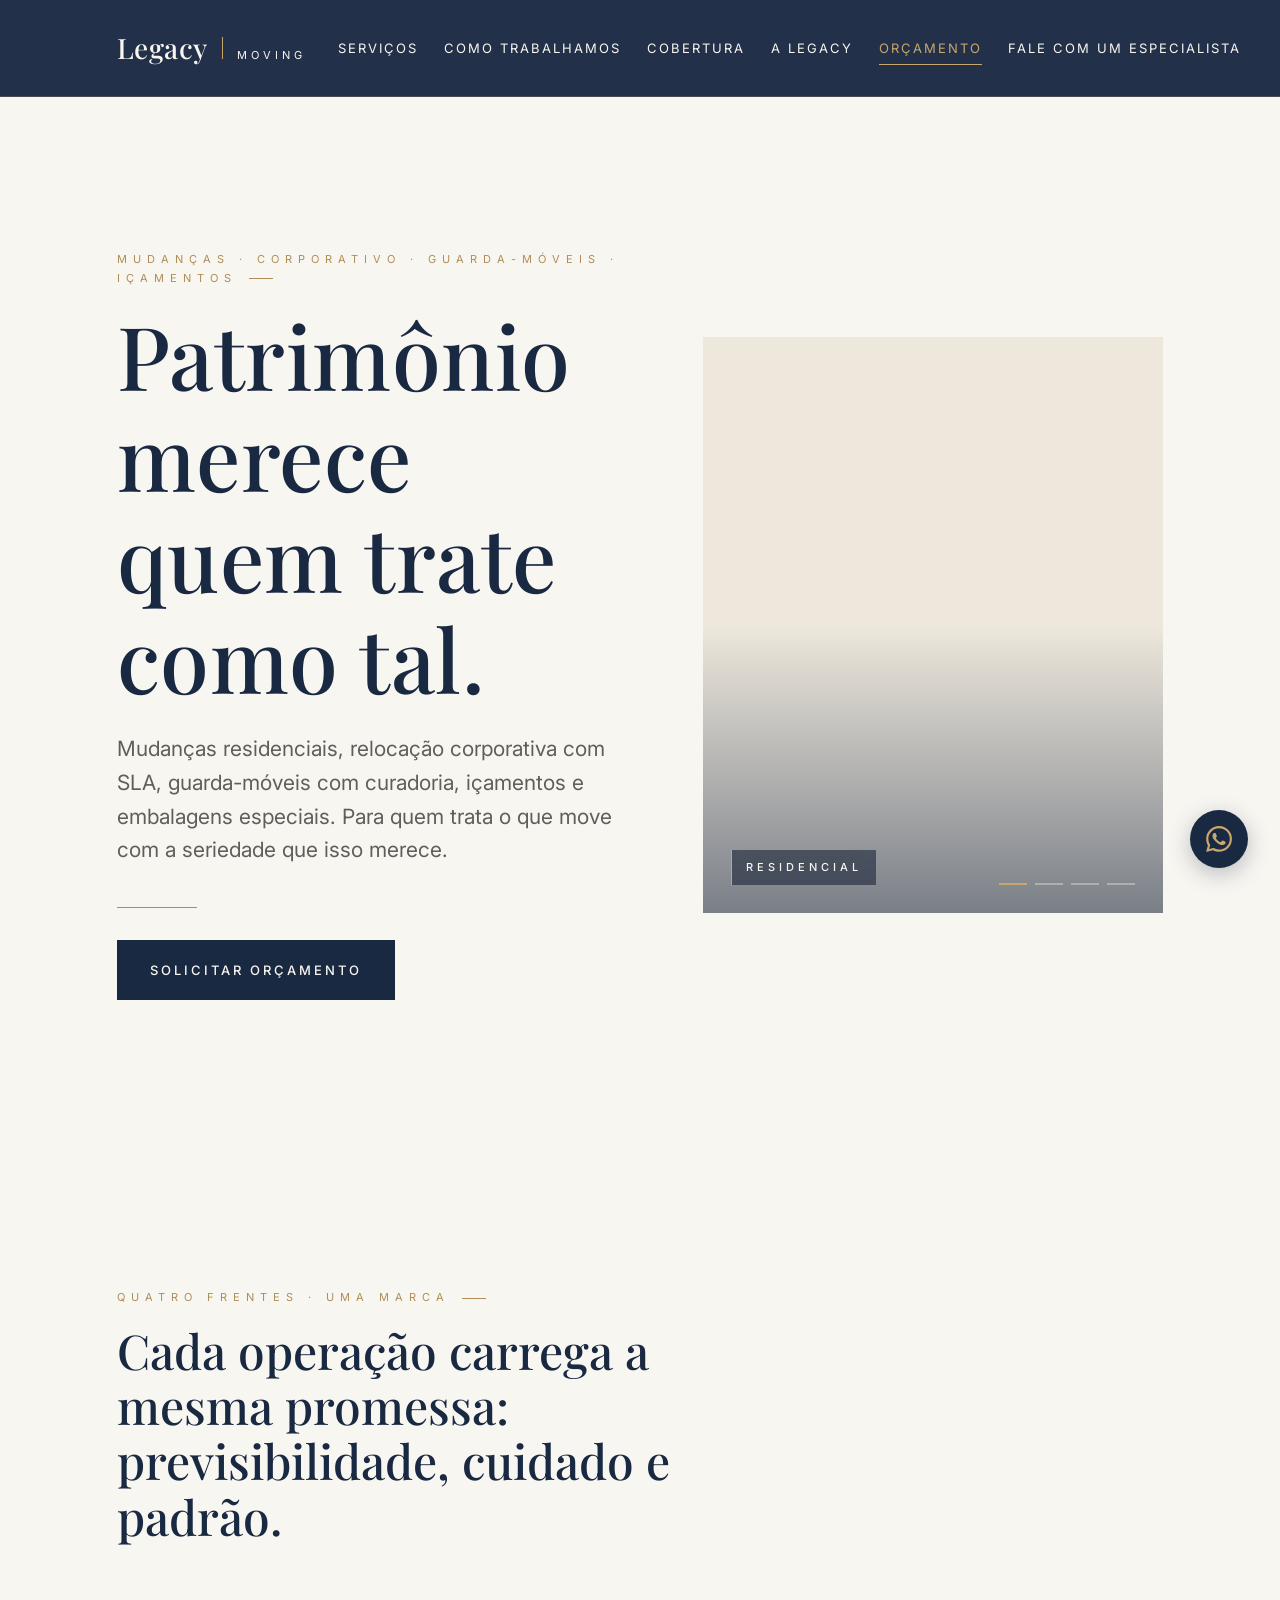
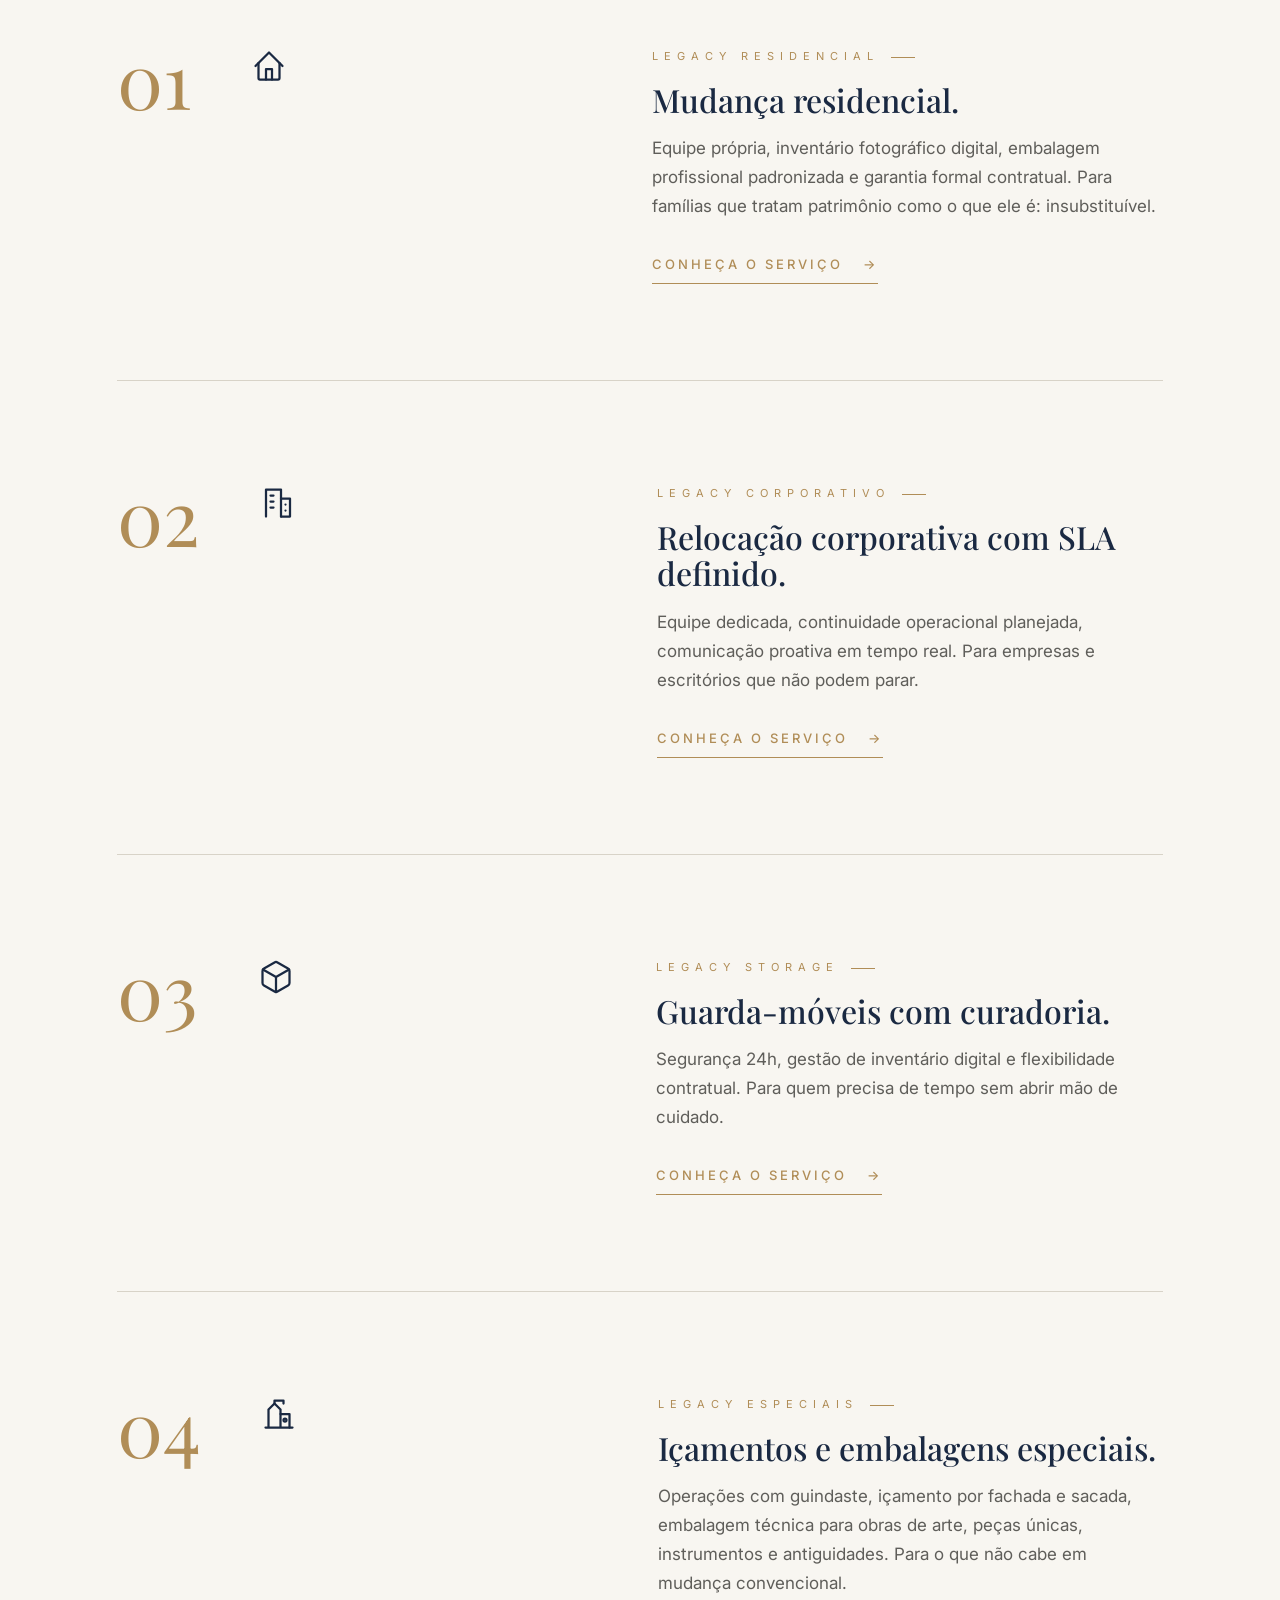
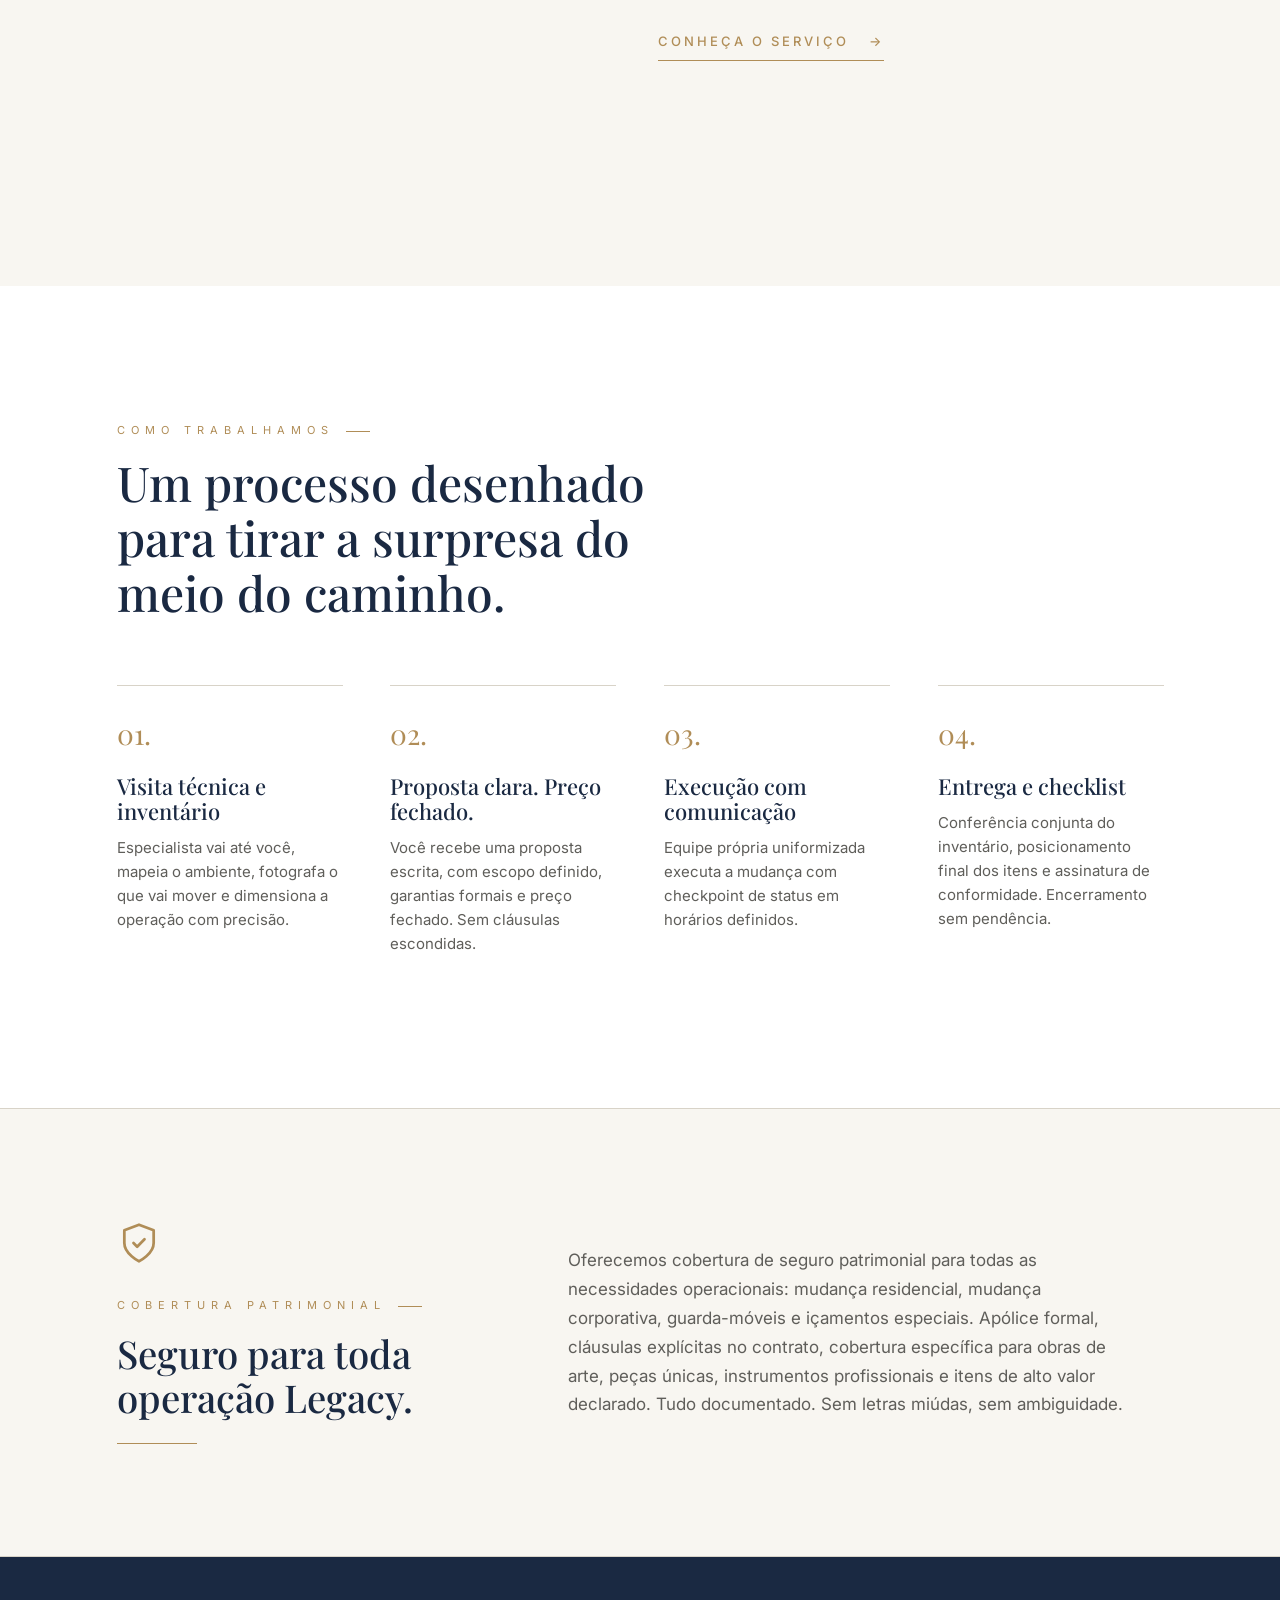
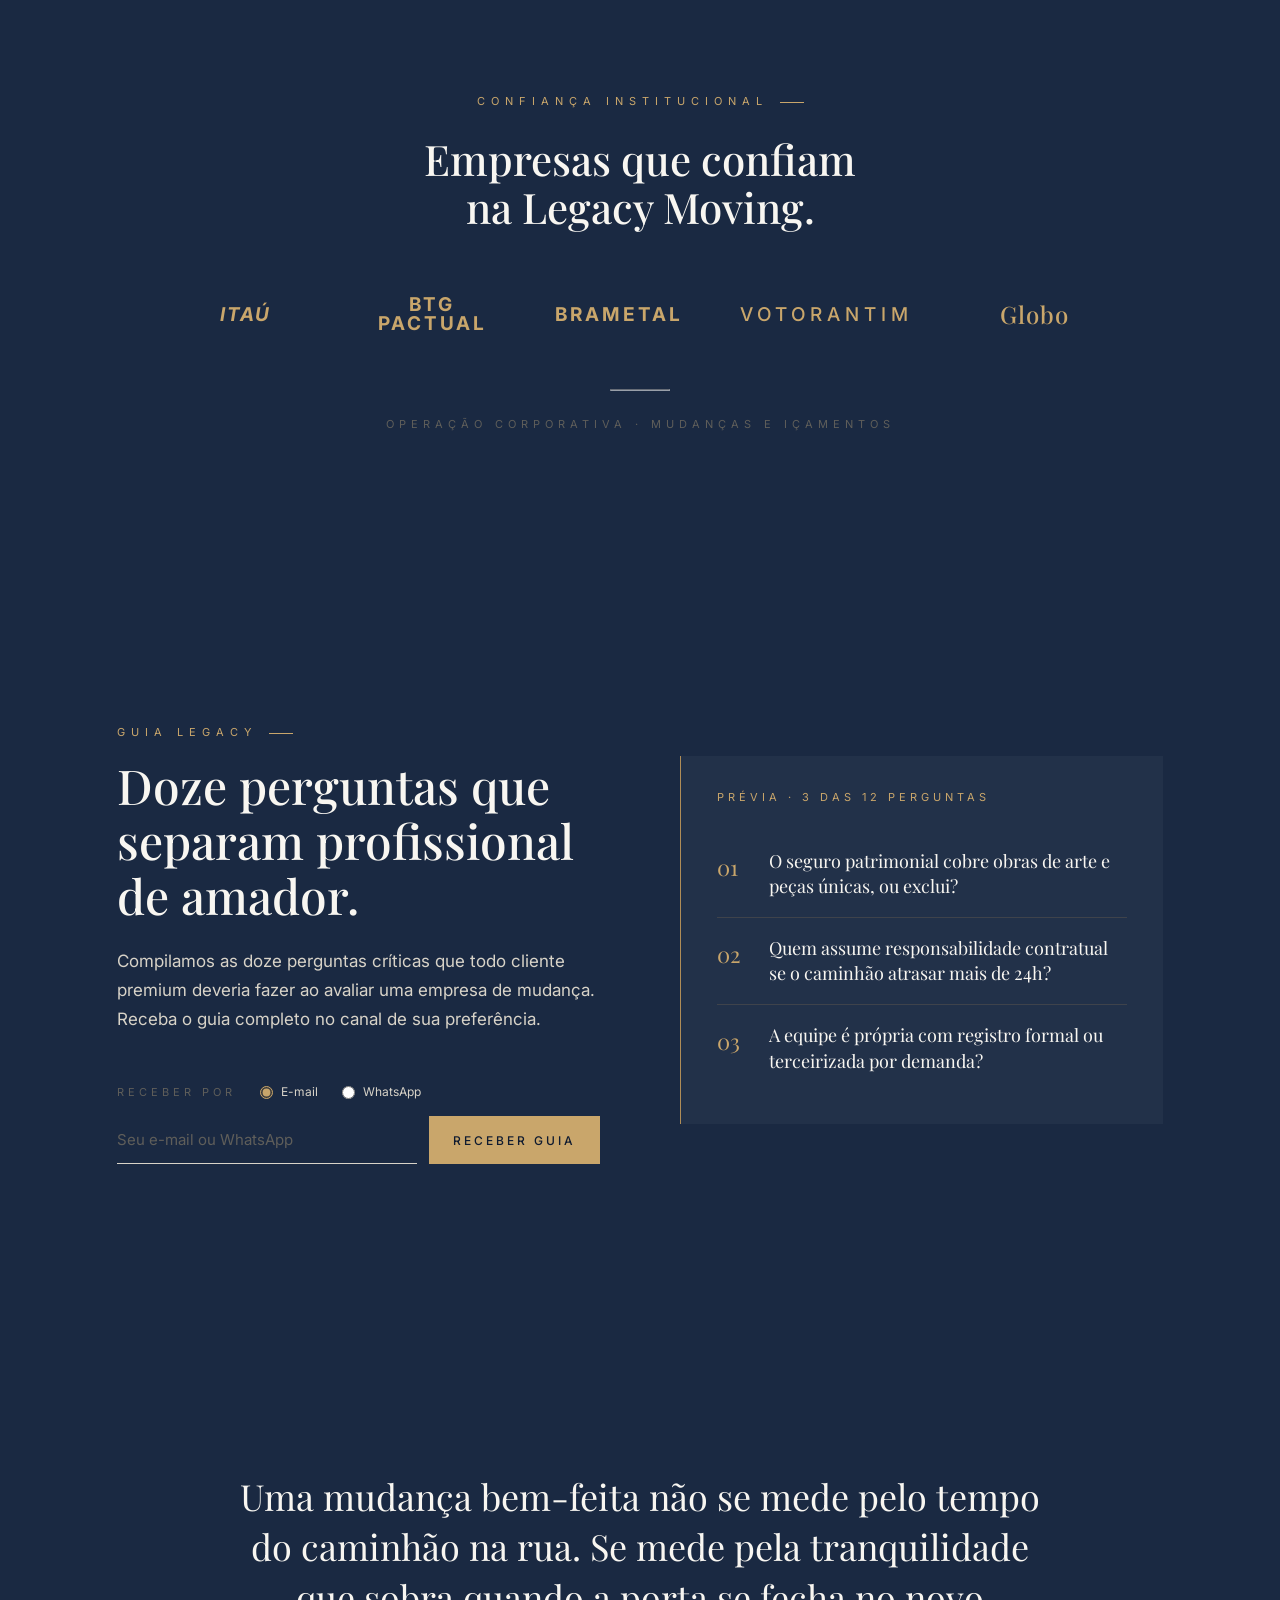
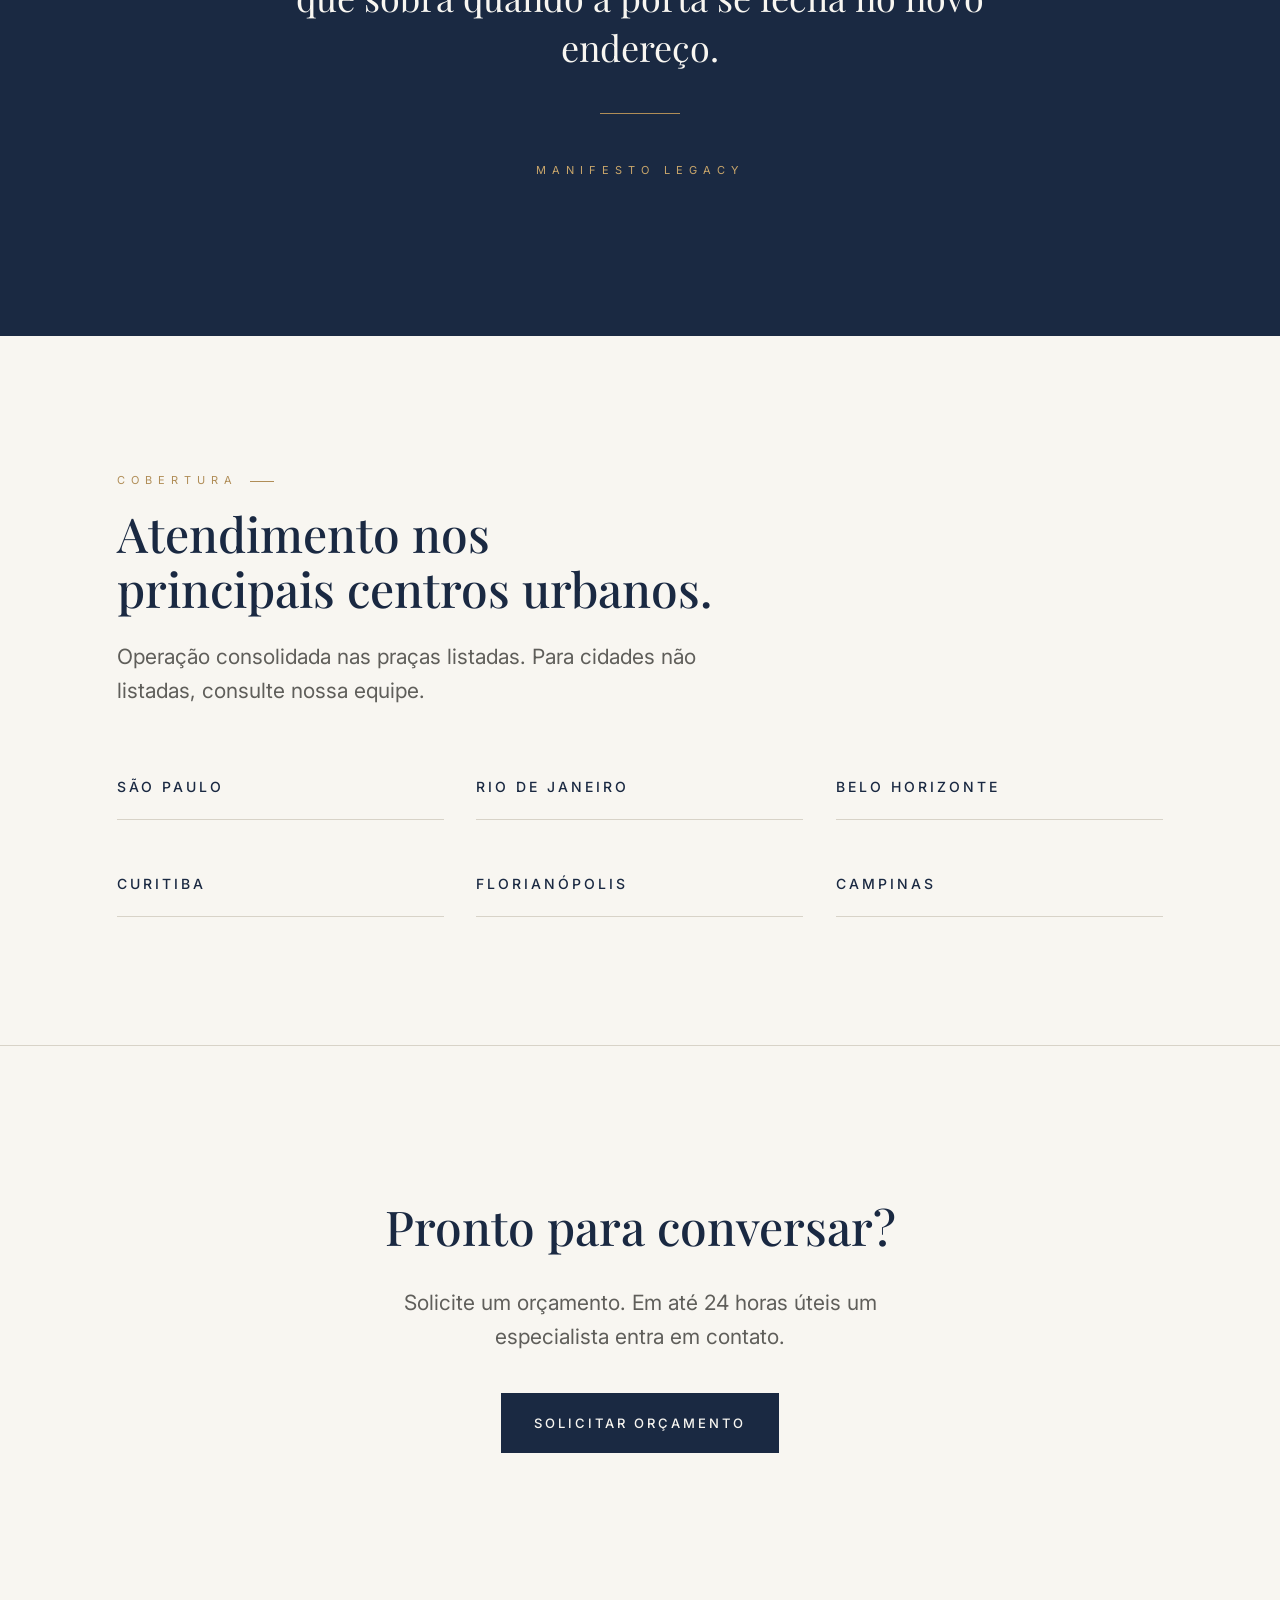
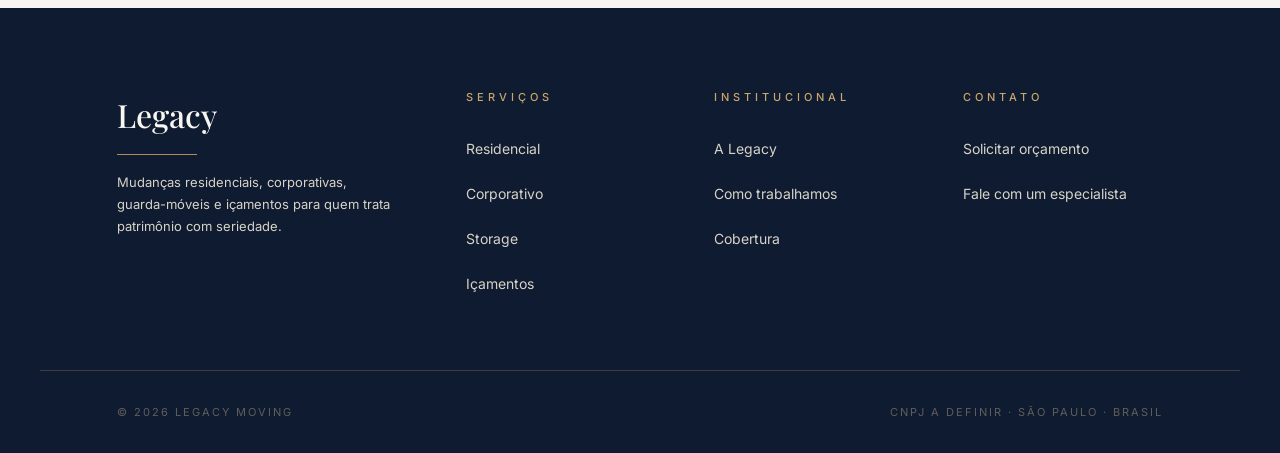
<file: index.html>
<!DOCTYPE html>
<html lang="pt-BR">
<head>
<meta charset="UTF-8">
<meta name="viewport" content="width=device-width, initial-scale=1.0">
<title>Legacy Moving — Mudança residencial, corporativa, guarda-móveis e içamentos premium</title>
<meta name="description" content="Empresa de mudança premium. Mudança residencial, mudança corporativa, guarda-móveis com curadoria, içamentos e embalagens especiais. Equipe própria, inventário fotográfico digital, garantia formal contratual.">
<meta name="keywords" content="mudança residencial, mudança corporativa, guarda móveis, empresa de mudança São Paulo, mudança alto padrão, içamento de móveis, embalagens especiais, transportadora premium, Legacy Moving, mudança Rio de Janeiro">
<meta name="robots" content="index, follow">
<link rel="canonical" href="https://legacymoving.com.br/">
<meta property="og:type" content="website">
<meta property="og:title" content="Legacy Moving — Patrimônio merece quem trate como tal">
<meta property="og:description" content="Mudança residencial, corporativa, guarda-móveis e içamentos. Para quem trata patrimônio com seriedade.">
<meta property="og:url" content="https://legacymoving.com.br/">
<meta property="og:site_name" content="Legacy Moving">
<meta property="og:locale" content="pt_BR">
<meta name="twitter:card" content="summary_large_image">
<link rel="stylesheet" href="styles.css">
<script type="application/ld+json">
{
  "@context": "https://schema.org",
  "@type": "MovingCompany",
  "name": "Legacy Moving",
  "url": "https://legacymoving.com.br",
  "description": "Empresa premium especializada em mudanças residenciais, corporativas, guarda-móveis, içamentos e embalagens especiais.",
  "telephone": "+5511000000000",
  "email": "contato@legacymoving.com.br",
  "address": {"@type": "PostalAddress", "addressLocality": "São Paulo", "addressRegion": "SP", "addressCountry": "BR"},
  "areaServed": ["São Paulo", "Rio de Janeiro", "Belo Horizonte", "Curitiba", "Florianópolis", "Campinas"],
  "priceRange": "$$$"
}
</script>
</head>
<body>
<header class="site-header">
  <div class="site-header__inner">
    <a href="index.html" class="brand"><span class="brand__name">Legacy</span><span class="brand__bar"></span><span class="brand__descriptor">Moving</span></a>
    <button class="menu-toggle" aria-label="Abrir menu"><span></span><span></span><span></span></button>
    <nav class="site-nav" aria-label="Navegação principal">
      <a href="servicos.html">Serviços</a>
      <a href="trabalhamos.html">Como trabalhamos</a>
      <a href="cobertura.html">Cobertura</a>
      <a href="legacy.html">A Legacy</a>
      <a href="orcamento.html" class="cta">Orçamento</a>
      <a href="contato.html">Fale com um especialista</a>
    </nav>
  </div>
</header>
<main>
<section class="hero">
  <div class="hero__inner">
    <div class="anim-up">
      <span class="eyebrow">Mudanças · Corporativo · Guarda-móveis · Içamentos</span>
      <h1 class="hero__title anim-up anim-delay-1">Patrimônio merece<br>quem trate como tal.</h1>
      <p class="hero__lead lead anim-up anim-delay-2">Mudanças residenciais, relocação corporativa com SLA, guarda-móveis com curadoria, içamentos e embalagens especiais. Para quem trata o que move com a seriedade que isso merece.</p>
      <hr class="divider">
      <a href="orcamento.html" class="btn btn--primary anim-up anim-delay-3"><span>Solicitar orçamento</span></a>
    </div>
    <div class="hero__carousel anim-in anim-delay-2" aria-label="Imagens dos serviços Legacy">
      <div class="hero__slide active" style="background-image: url('https://images.unsplash.com/photo-1600585154340-be6161a56a0c?auto=format&amp;fit=crop&amp;w=1200&amp;q=80')"><span class="hero__slide-label">Residencial</span></div>
      <div class="hero__slide" style="background-image: url('https://images.unsplash.com/photo-1497366216548-37526070297c?auto=format&amp;fit=crop&amp;w=1200&amp;q=80')"><span class="hero__slide-label">Corporativo</span></div>
      <div class="hero__slide" style="background-image: url('https://images.unsplash.com/photo-1530039251581-fb4a4d59c1aa?auto=format&amp;fit=crop&amp;w=1200&amp;q=80')"><span class="hero__slide-label">Storage</span></div>
      <div class="hero__slide" style="background-image: url('https://images.unsplash.com/photo-1581094271901-8022df4466f9?auto=format&amp;fit=crop&amp;w=1200&amp;q=80')"><span class="hero__slide-label">Içamentos</span></div>
      <div class="hero__indicators">
        <button class="hero__indicator active" aria-label="Slide 1" data-slide="0"></button>
        <button class="hero__indicator" aria-label="Slide 2" data-slide="1"></button>
        <button class="hero__indicator" aria-label="Slide 3" data-slide="2"></button>
        <button class="hero__indicator" aria-label="Slide 4" data-slide="3"></button>
      </div>
    </div>
  </div>
</section>

<section class="services section">
  <div class="container">
    <span class="eyebrow reveal">Quatro frentes · uma marca</span>
    <h2 class="reveal reveal-delay-1" style="max-width: 600px;">Cada operação carrega a mesma promessa: previsibilidade, cuidado e padrão.</h2>

    <div class="service reveal">
      <div class="service__number">01</div>
      <div class="service__icon"><svg viewBox="0 0 24 24" fill="none" stroke="currentColor" stroke-width="1.5" stroke-linecap="round" stroke-linejoin="round"><path d="M3 12l9-9 9 9"/><path d="M5 10v10a1 1 0 001 1h12a1 1 0 001-1V10"/><path d="M10 21v-7h4v7"/></svg></div>
      <div class="service__content">
        <span class="eyebrow">Legacy Residencial</span>
        <h3>Mudança residencial.</h3>
        <p>Equipe própria, inventário fotográfico digital, embalagem profissional padronizada e garantia formal contratual. Para famílias que tratam patrimônio como o que ele é: insubstituível.</p>
        <a href="servicos.html#residencial" class="btn btn--ghost"><span>Conheça o serviço</span></a>
      </div>
    </div>

    <div class="service reveal">
      <div class="service__number">02</div>
      <div class="service__icon"><svg viewBox="0 0 24 24" fill="none" stroke="currentColor" stroke-width="1.5" stroke-linecap="round" stroke-linejoin="round"><path d="M4 21V3h10v18"/><path d="M14 9h6v12h-6"/><path d="M7 7h2M7 11h2M7 15h2"/><path d="M17 13h.01M17 17h.01"/></svg></div>
      <div class="service__content">
        <span class="eyebrow">Legacy Corporativo</span>
        <h3>Relocação corporativa com SLA definido.</h3>
        <p>Equipe dedicada, continuidade operacional planejada, comunicação proativa em tempo real. Para empresas e escritórios que não podem parar.</p>
        <a href="servicos.html#corporativo" class="btn btn--ghost"><span>Conheça o serviço</span></a>
      </div>
    </div>

    <div class="service reveal">
      <div class="service__number">03</div>
      <div class="service__icon"><svg viewBox="0 0 24 24" fill="none" stroke="currentColor" stroke-width="1.5" stroke-linecap="round" stroke-linejoin="round"><path d="M21 16V8a2 2 0 00-1-1.73l-7-4a2 2 0 00-2 0l-7 4A2 2 0 003 8v8a2 2 0 001 1.73l7 4a2 2 0 002 0l7-4A2 2 0 0021 16z"/><path d="M3.27 6.96L12 12.01l8.73-5.05M12 22.08V12"/></svg></div>
      <div class="service__content">
        <span class="eyebrow">Legacy Storage</span>
        <h3>Guarda-móveis com curadoria.</h3>
        <p>Segurança 24h, gestão de inventário digital e flexibilidade contratual. Para quem precisa de tempo sem abrir mão de cuidado.</p>
        <a href="servicos.html#storage" class="btn btn--ghost"><span>Conheça o serviço</span></a>
      </div>
    </div>

    <div class="service reveal">
      <div class="service__number">04</div>
      <div class="service__icon"><svg viewBox="0 0 24 24" fill="none" stroke="currentColor" stroke-width="1.5" stroke-linecap="round" stroke-linejoin="round"><path d="M3 21h18M5 21V9l4-4 4 4v12"/><path d="M9 5V3h6v2"/><path d="M13 12h6v9"/><circle cx="16" cy="16" r="1"/></svg></div>
      <div class="service__content">
        <span class="eyebrow">Legacy Especiais</span>
        <h3>Içamentos e embalagens especiais.</h3>
        <p>Operações com guindaste, içamento por fachada e sacada, embalagem técnica para obras de arte, peças únicas, instrumentos e antiguidades. Para o que não cabe em mudança convencional.</p>
        <a href="servicos.html#especiais" class="btn btn--ghost"><span>Conheça o serviço</span></a>
      </div>
    </div>
  </div>
</section>

<section class="process section">
  <div class="container">
    <span class="eyebrow reveal">Como trabalhamos</span>
    <h2 class="reveal reveal-delay-1" style="max-width: 600px;">Um processo desenhado para tirar a surpresa do meio do caminho.</h2>
    <div class="process__grid">
      <div class="process__step reveal"><span class="number">01.</span><h4>Visita técnica e inventário</h4><p>Especialista vai até você, mapeia o ambiente, fotografa o que vai mover e dimensiona a operação com precisão.</p></div>
      <div class="process__step reveal reveal-delay-1"><span class="number">02.</span><h4>Proposta clara. Preço fechado.</h4><p>Você recebe uma proposta escrita, com escopo definido, garantias formais e preço fechado. Sem cláusulas escondidas.</p></div>
      <div class="process__step reveal reveal-delay-2"><span class="number">03.</span><h4>Execução com comunicação</h4><p>Equipe própria uniformizada executa a mudança com checkpoint de status em horários definidos.</p></div>
      <div class="process__step reveal reveal-delay-3"><span class="number">04.</span><h4>Entrega e checklist</h4><p>Conferência conjunta do inventário, posicionamento final dos itens e assinatura de conformidade. Encerramento sem pendência.</p></div>
    </div>
  </div>
</section>

<section class="insurance">
  <div class="insurance__inner">
    <div class="reveal">
      <div class="insurance__icon">
        <svg viewBox="0 0 24 24" fill="none" stroke="currentColor" stroke-width="1.5" stroke-linecap="round" stroke-linejoin="round"><path d="M12 22s8-4 8-10V5l-8-3-8 3v7c0 6 8 10 8 10z"/><path d="M9 12l2 2 4-4"/></svg>
      </div>
      <span class="eyebrow">Cobertura patrimonial</span>
      <h3>Seguro para toda<br>operação Legacy.</h3>
      <hr class="divider">
    </div>
    <div class="reveal reveal-delay-1">
      <p>Oferecemos cobertura de seguro patrimonial para todas as necessidades operacionais: mudança residencial, mudança corporativa, guarda-móveis e içamentos especiais. Apólice formal, cláusulas explícitas no contrato, cobertura específica para obras de arte, peças únicas, instrumentos profissionais e itens de alto valor declarado. Tudo documentado. Sem letras miúdas, sem ambiguidade.</p>
    </div>
  </div>
</section>

<section class="trust">
  <div class="container">
    <span class="eyebrow trust__eyebrow reveal">Confiança institucional</span>
    <h2 class="reveal reveal-delay-1">Empresas que confiam<br>na Legacy Moving.</h2>
    <div class="trust__grid">
      <span class="trust__logo trust__logo--italic reveal">Itaú</span>
      <span class="trust__logo reveal reveal-delay-1">BTG Pactual</span>
      <span class="trust__logo reveal reveal-delay-2">Brametal</span>
      <span class="trust__logo trust__logo--wide reveal">Votorantim</span>
      <span class="trust__logo trust__logo--serif reveal reveal-delay-1">Globo</span>
    </div>
    <hr class="trust__divider">
    <p class="trust__note">Operação corporativa · Mudanças e içamentos</p>
  </div>
</section>

<section class="guide">
  <div class="guide__inner">
    <div class="reveal">
      <span class="eyebrow guide__eyebrow">Guia Legacy</span>
      <h2>Doze perguntas que separam profissional de amador.</h2>
      <p class="guide__lead">Compilamos as doze perguntas críticas que todo cliente premium deveria fazer ao avaliar uma empresa de mudança. Receba o guia completo no canal de sua preferência.</p>
      <form class="guide__form" data-form="guia" name="guia-legacy" method="POST" data-netlify="true">
        <input type="hidden" name="form-name" value="guia-legacy">
        <div class="guide__channels">
          <span>Receber por</span>
          <label class="guide__channel-pick"><input type="radio" name="canal" value="email" checked> E-mail</label>
          <label class="guide__channel-pick"><input type="radio" name="canal" value="whatsapp"> WhatsApp</label>
        </div>
        <div class="guide__form-row">
          <input type="text" name="contato" class="guide__input" placeholder="Seu e-mail ou WhatsApp" required>
          <button type="submit" class="guide__button">Receber guia</button>
        </div>
      </form>
    </div>
    <div class="guide__sample reveal reveal-delay-1">
      <span class="guide__sample-label">Prévia · 3 das 12 perguntas</span>
      <ul class="guide__questions">
        <li><span class="num">01</span><span class="q">O seguro patrimonial cobre obras de arte e peças únicas, ou exclui?</span></li>
        <li><span class="num">02</span><span class="q">Quem assume responsabilidade contratual se o caminhão atrasar mais de 24h?</span></li>
        <li><span class="num">03</span><span class="q">A equipe é própria com registro formal ou terceirizada por demanda?</span></li>
      </ul>
    </div>
  </div>
</section>

<section class="quote">
  <div class="container reveal">
    <blockquote>Uma mudança bem-feita não se mede pelo tempo do caminhão na rua. Se mede pela tranquilidade que sobra quando a porta se fecha no novo endereço.</blockquote>
    <hr class="divider divider--center">
    <cite>Manifesto Legacy</cite>
  </div>
</section>

<section class="coverage section">
  <div class="container">
    <span class="eyebrow reveal">Cobertura</span>
    <h2 class="reveal reveal-delay-1" style="max-width: 600px;">Atendimento nos principais centros urbanos.</h2>
    <p class="lead reveal reveal-delay-2" style="margin-top: 24px;">Operação consolidada nas praças listadas. Para cidades não listadas, consulte nossa equipe.</p>
    <div class="coverage__grid">
      <div class="coverage__city reveal">São Paulo</div>
      <div class="coverage__city reveal reveal-delay-1">Rio de Janeiro</div>
      <div class="coverage__city reveal reveal-delay-2">Belo Horizonte</div>
      <div class="coverage__city reveal">Curitiba</div>
      <div class="coverage__city reveal reveal-delay-1">Florianópolis</div>
      <div class="coverage__city reveal reveal-delay-2">Campinas</div>
    </div>
  </div>
</section>

<section class="cta-section">
  <div class="container reveal">
    <h2>Pronto para conversar?</h2>
    <p class="lead" style="margin: 0 auto 40px; max-width: 540px;">Solicite um orçamento. Em até 24 horas úteis um especialista entra em contato.</p>
    <a href="orcamento.html" class="btn btn--primary"><span>Solicitar orçamento</span></a>
  </div>
</section>
</main>

<footer class="site-footer">
  <div class="site-footer__inner">
    <div><span class="site-footer__brand">Legacy</span><hr class="divider" style="margin: 8px 0 16px;"><p class="site-footer__tagline">Mudanças residenciais, corporativas, guarda-móveis e içamentos para quem trata patrimônio com seriedade.</p></div>
    <div><h5>Serviços</h5><ul><li><a href="servicos.html#residencial">Residencial</a></li><li><a href="servicos.html#corporativo">Corporativo</a></li><li><a href="servicos.html#storage">Storage</a></li><li><a href="servicos.html#especiais">Içamentos</a></li></ul></div>
    <div><h5>Institucional</h5><ul><li><a href="legacy.html">A Legacy</a></li><li><a href="trabalhamos.html">Como trabalhamos</a></li><li><a href="cobertura.html">Cobertura</a></li></ul></div>
    <div><h5>Contato</h5><ul><li><a href="orcamento.html">Solicitar orçamento</a></li><li><a href="contato.html">Fale com um especialista</a></li></ul></div>
  </div>
  <div class="site-footer__bottom"><span>© 2026 Legacy Moving</span><span>CNPJ a definir · São Paulo · Brasil</span></div>
</footer>

<a href="https://wa.me/5511900000000?text=Ol%C3%A1%2C%20gostaria%20de%20conversar%20com%20a%20Legacy%20Moving." target="_blank" rel="noopener" class="whatsapp-fab" aria-label="Conversar via WhatsApp">
  <svg viewBox="0 0 24 24" xmlns="http://www.w3.org/2000/svg" aria-hidden="true"><path d="M17.472 14.382c-.297-.149-1.758-.867-2.03-.967-.273-.099-.471-.148-.67.15-.197.297-.767.966-.94 1.164-.173.199-.347.223-.644.075-.297-.15-1.255-.463-2.39-1.475-.883-.788-1.48-1.761-1.653-2.059-.173-.297-.018-.458.13-.606.134-.133.298-.347.446-.52.149-.174.198-.298.298-.497.099-.198.05-.371-.025-.52-.075-.149-.669-1.612-.916-2.207-.242-.579-.487-.5-.669-.51-.173-.008-.371-.01-.57-.01-.198 0-.52.074-.792.372-.272.297-1.04 1.016-1.04 2.479 0 1.462 1.065 2.875 1.213 3.074.149.198 2.096 3.2 5.077 4.487.709.306 1.262.489 1.694.625.712.227 1.36.195 1.871.118.571-.085 1.758-.719 2.006-1.413.248-.694.248-1.289.173-1.413-.074-.124-.272-.198-.57-.347m-5.421 7.403h-.004a9.87 9.87 0 0 1-5.031-1.378l-.361-.214-3.741.982.998-3.648-.235-.374a9.86 9.86 0 0 1-1.51-5.26c.001-5.45 4.436-9.884 9.888-9.884 2.64 0 5.122 1.03 6.988 2.898a9.825 9.825 0 0 1 2.893 6.994c-.003 5.45-4.437 9.884-9.885 9.884m8.413-18.297A11.815 11.815 0 0 0 12.05 0C5.495 0 .16 5.335.157 11.892c0 2.096.547 4.142 1.588 5.945L.057 24l6.305-1.654a11.882 11.882 0 0 0 5.683 1.448h.005c6.554 0 11.89-5.335 11.893-11.893a11.821 11.821 0 0 0-3.48-8.413z"/></svg>
  <span class="whatsapp-fab__tooltip">Conversar agora</span>
</a>
<script src="main.js" defer></script>
</body>
</html>
</file>
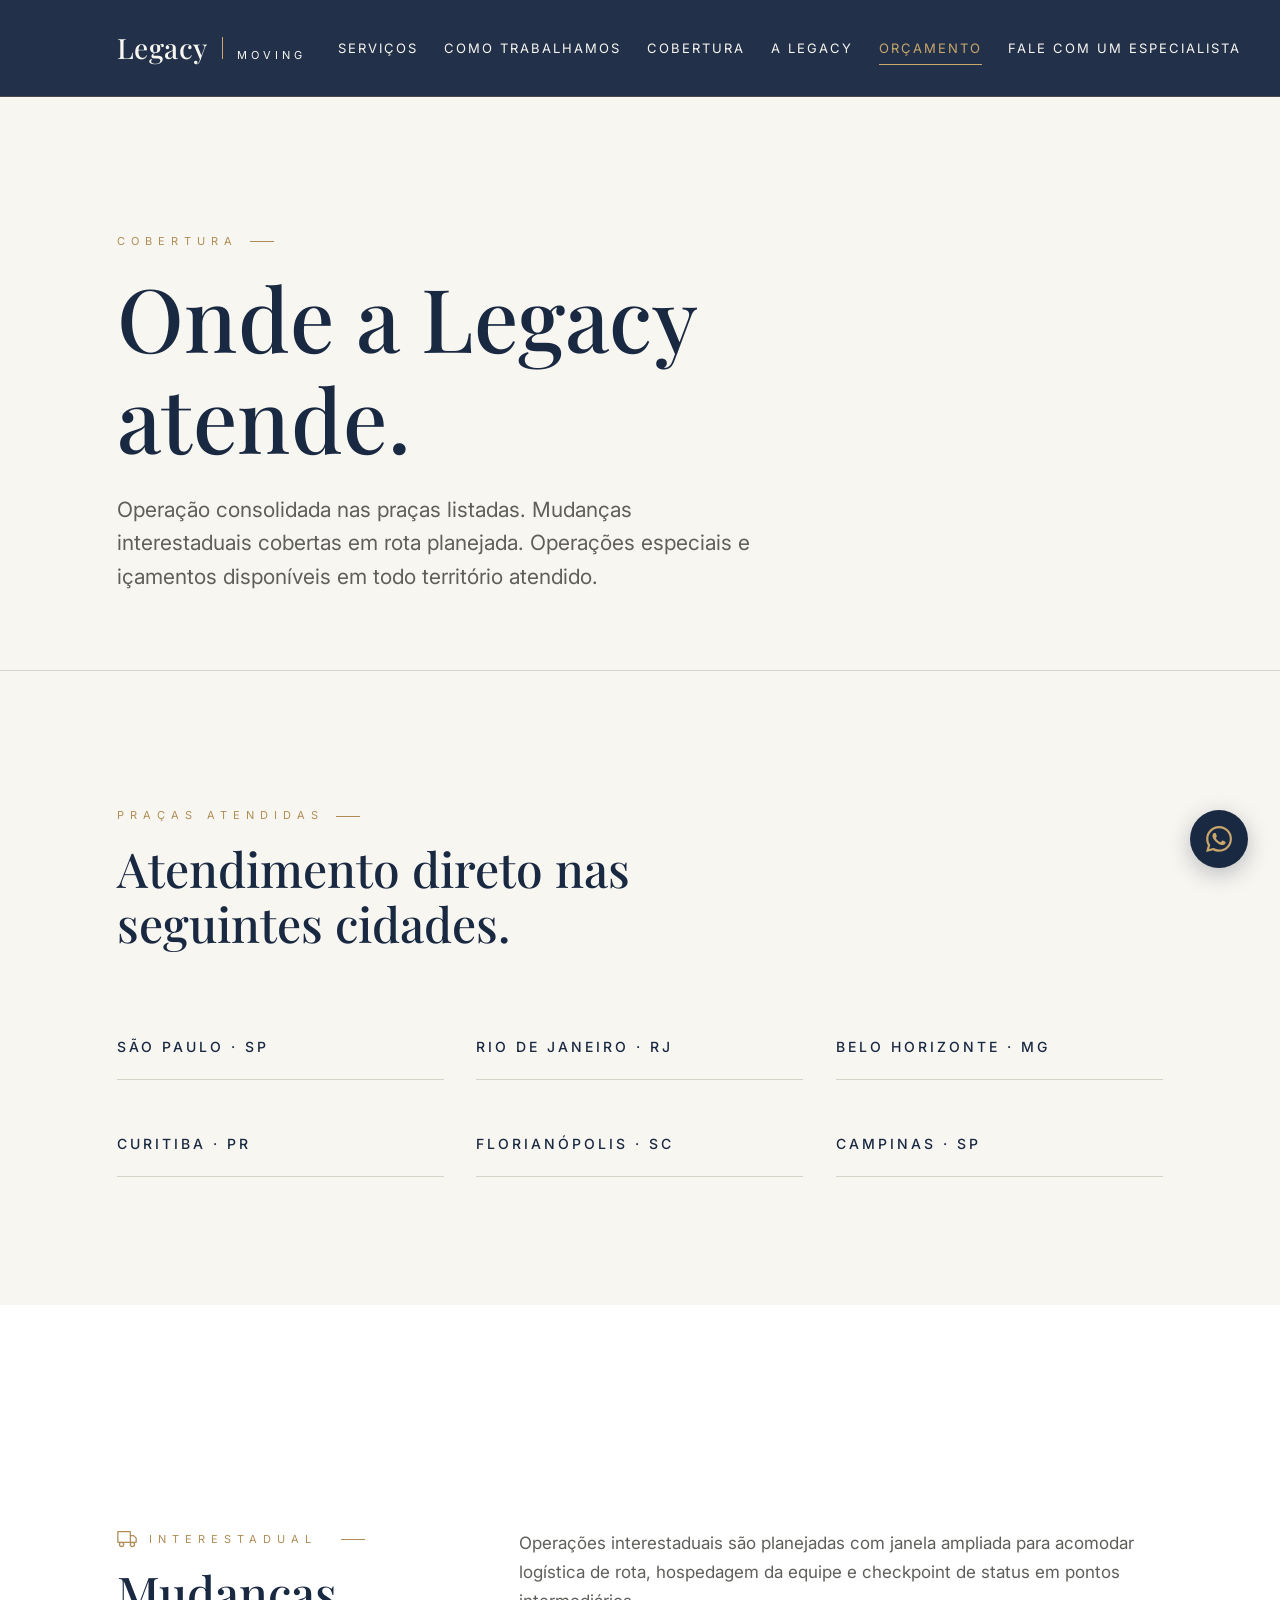
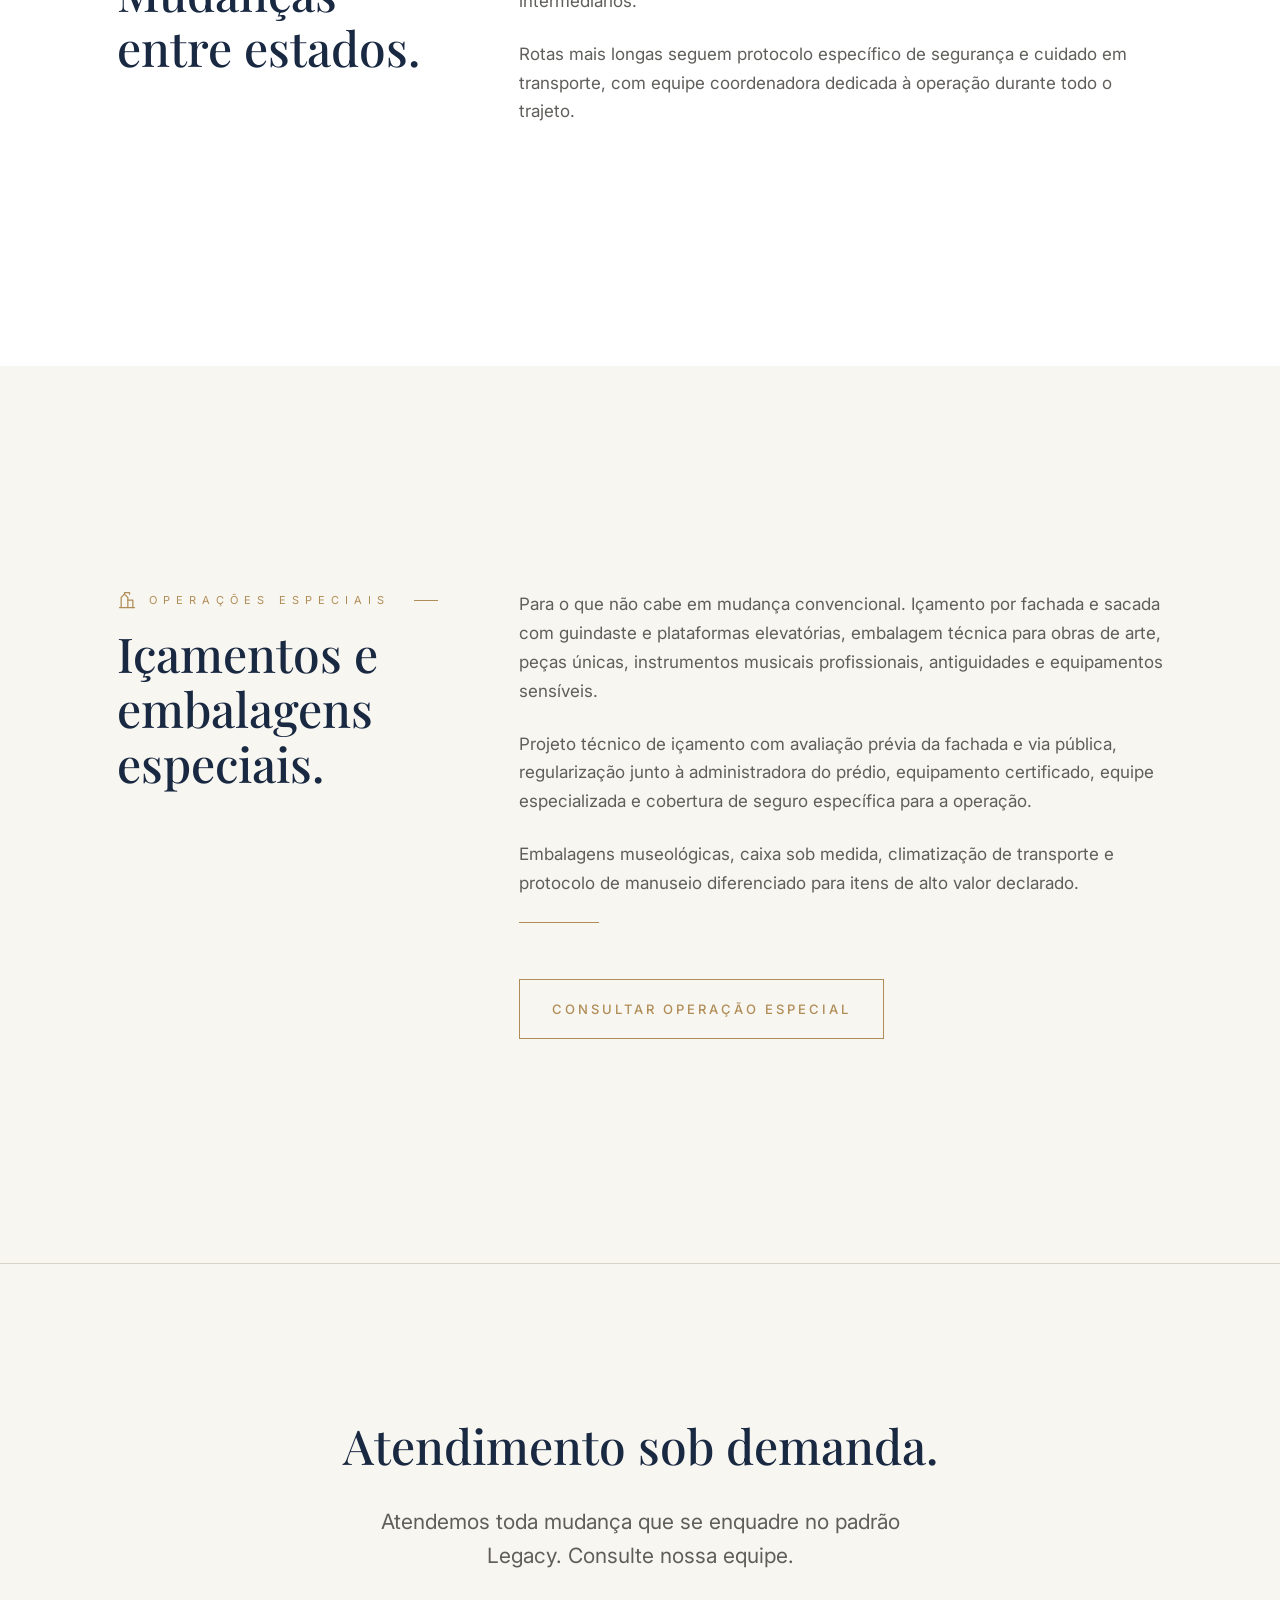
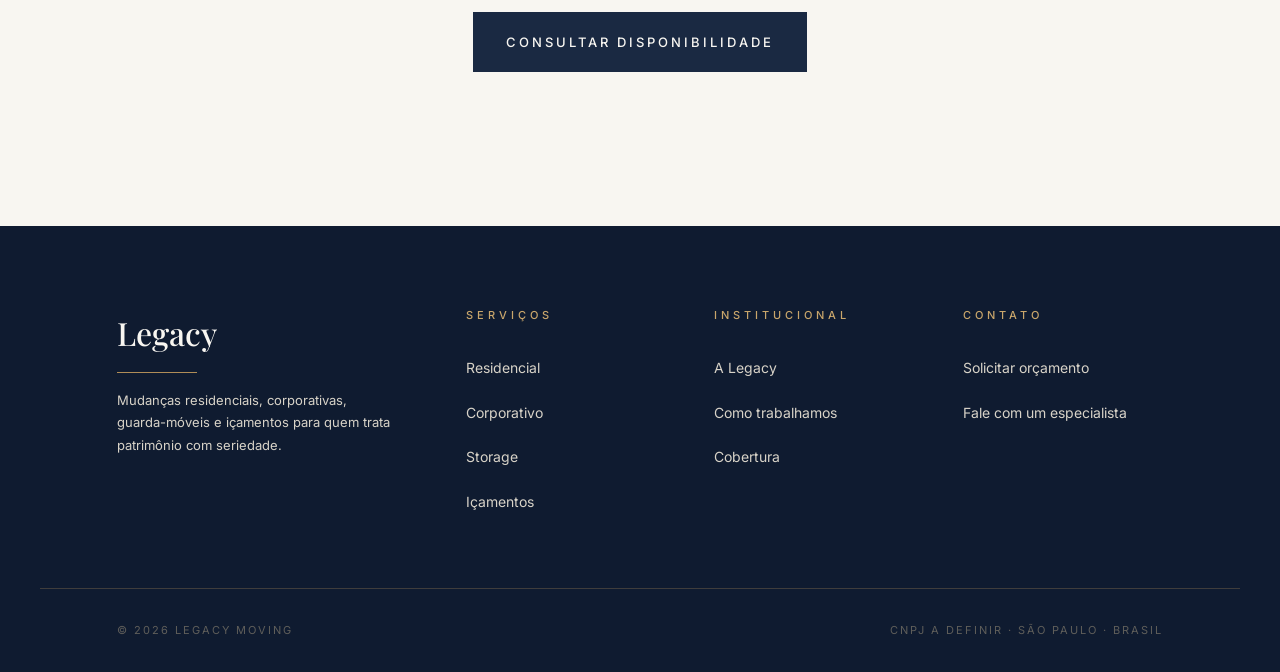
<file: cobertura.html>
<!DOCTYPE html>
<html lang="pt-BR">
<head>
<meta charset="UTF-8">
<meta name="viewport" content="width=device-width, initial-scale=1.0">
<title>Cobertura — Onde a Legacy Moving atende | Mudanças e Içamentos</title>
<meta name="description" content="Atendimento Legacy Moving em São Paulo, Rio de Janeiro, Belo Horizonte, Curitiba, Florianópolis, Campinas e Joinville. Operações interestaduais e içamentos sob demanda.">
<meta name="keywords" content="mudança São Paulo, mudança Rio de Janeiro, mudança Belo Horizonte, mudança Curitiba, mudança Florianópolis, içamento São Paulo">
<link rel="canonical" href="https://legacymoving.com.br/cobertura.html">
<link rel="stylesheet" href="styles.css">
</head>
<body>
<header class="site-header">
  <div class="site-header__inner">
    <a href="index.html" class="brand"><span class="brand__name">Legacy</span><span class="brand__bar"></span><span class="brand__descriptor">Moving</span></a>
    <button class="menu-toggle" aria-label="Abrir menu"><span></span><span></span><span></span></button>
    <nav class="site-nav" aria-label="Navegação principal"><a href="servicos.html">Serviços</a><a href="trabalhamos.html">Como trabalhamos</a><a href="cobertura.html">Cobertura</a><a href="legacy.html">A Legacy</a><a href="orcamento.html" class="cta">Orçamento</a><a href="contato.html">Fale com um especialista</a></nav>
  </div>
</header>
<main>
<section class="page-hero">
  <div class="container">
    <span class="eyebrow anim-up">Cobertura</span>
    <h1 class="anim-up anim-delay-1">Onde a Legacy atende.</h1>
    <p class="lead anim-up anim-delay-2">Operação consolidada nas praças listadas. Mudanças interestaduais cobertas em rota planejada. Operações especiais e içamentos disponíveis em todo território atendido.</p>
  </div>
</section>

<section class="content-section section">
  <div class="container">
    <span class="eyebrow reveal">Praças atendidas</span>
    <h2 class="reveal reveal-delay-1" style="max-width: 600px;">Atendimento direto nas seguintes cidades.</h2>
    <div class="coverage__grid" style="margin-top: 64px;">
      <div class="coverage__city reveal">São Paulo · SP</div>
      <div class="coverage__city reveal reveal-delay-1">Rio de Janeiro · RJ</div>
      <div class="coverage__city reveal reveal-delay-2">Belo Horizonte · MG</div>
      <div class="coverage__city reveal">Curitiba · PR</div>
      <div class="coverage__city reveal reveal-delay-1">Florianópolis · SC</div>
      <div class="coverage__city reveal reveal-delay-2">Campinas · SP</div>
    </div>
  </div>
</section>

<section class="content-section section" style="background: var(--white);">
  <div class="container">
    <div class="content-grid">
      <div class="reveal">
        <span class="eyebrow icon-line"><svg viewBox="0 0 24 24" fill="none" stroke="currentColor" stroke-width="1.5" stroke-linecap="round" stroke-linejoin="round"><path d="M1 3h15v13H1z"/><path d="M16 8h4l3 3v5h-7"/><circle cx="5.5" cy="18.5" r="2.5"/><circle cx="18.5" cy="18.5" r="2.5"/></svg>Interestadual</span>
        <h2>Mudanças<br>entre estados.</h2>
      </div>
      <div class="stack reveal reveal-delay-1">
        <p>Operações interestaduais são planejadas com janela ampliada para acomodar logística de rota, hospedagem da equipe e checkpoint de status em pontos intermediários.</p>
        <p>Rotas mais longas seguem protocolo específico de segurança e cuidado em transporte, com equipe coordenadora dedicada à operação durante todo o trajeto.</p>
      </div>
    </div>
  </div>
</section>

<section class="content-section section">
  <div class="container">
    <div class="content-grid">
      <div class="reveal">
        <span class="eyebrow icon-line"><svg viewBox="0 0 24 24" fill="none" stroke="currentColor" stroke-width="1.5" stroke-linecap="round" stroke-linejoin="round"><path d="M3 21h18M5 21V9l4-4 4 4v12"/><path d="M9 5V3h6v2"/><path d="M13 12h6v9"/></svg>Operações Especiais</span>
        <h2>Içamentos e<br>embalagens especiais.</h2>
      </div>
      <div class="stack reveal reveal-delay-1">
        <p>Para o que não cabe em mudança convencional. Içamento por fachada e sacada com guindaste e plataformas elevatórias, embalagem técnica para obras de arte, peças únicas, instrumentos musicais profissionais, antiguidades e equipamentos sensíveis.</p>
        <p>Projeto técnico de içamento com avaliação prévia da fachada e via pública, regularização junto à administradora do prédio, equipamento certificado, equipe especializada e cobertura de seguro específica para a operação.</p>
        <p>Embalagens museológicas, caixa sob medida, climatização de transporte e protocolo de manuseio diferenciado para itens de alto valor declarado.</p>
        <hr class="divider">
        <a href="orcamento.html?servico=especiais" class="btn btn--bronze"><span>Consultar operação especial</span></a>
      </div>
    </div>
  </div>
</section>

<section class="cta-section">
  <div class="container reveal">
    <h2>Atendimento sob demanda.</h2>
    <p class="lead" style="margin: 0 auto 40px; max-width: 540px;">Atendemos toda mudança que se enquadre no padrão Legacy. Consulte nossa equipe.</p>
    <a href="contato.html" class="btn btn--primary"><span>Consultar disponibilidade</span></a>
  </div>
</section>
</main>

<footer class="site-footer">
  <div class="site-footer__inner">
    <div><span class="site-footer__brand">Legacy</span><hr class="divider" style="margin: 8px 0 16px;"><p class="site-footer__tagline">Mudanças residenciais, corporativas, guarda-móveis e içamentos para quem trata patrimônio com seriedade.</p></div>
    <div><h5>Serviços</h5><ul><li><a href="servicos.html#residencial">Residencial</a></li><li><a href="servicos.html#corporativo">Corporativo</a></li><li><a href="servicos.html#storage">Storage</a></li><li><a href="servicos.html#especiais">Içamentos</a></li></ul></div>
    <div><h5>Institucional</h5><ul><li><a href="legacy.html">A Legacy</a></li><li><a href="trabalhamos.html">Como trabalhamos</a></li><li><a href="cobertura.html">Cobertura</a></li></ul></div>
    <div><h5>Contato</h5><ul><li><a href="orcamento.html">Solicitar orçamento</a></li><li><a href="contato.html">Fale com um especialista</a></li></ul></div>
  </div>
  <div class="site-footer__bottom"><span>© 2026 Legacy Moving</span><span>CNPJ a definir · São Paulo · Brasil</span></div>
</footer>

<a href="https://wa.me/5511900000000?text=Ol%C3%A1%2C%20gostaria%20de%20conversar%20com%20a%20Legacy%20Moving." target="_blank" rel="noopener" class="whatsapp-fab" aria-label="Conversar via WhatsApp">
  <svg viewBox="0 0 24 24" xmlns="http://www.w3.org/2000/svg" aria-hidden="true"><path d="M17.472 14.382c-.297-.149-1.758-.867-2.03-.967-.273-.099-.471-.148-.67.15-.197.297-.767.966-.94 1.164-.173.199-.347.223-.644.075-.297-.15-1.255-.463-2.39-1.475-.883-.788-1.48-1.761-1.653-2.059-.173-.297-.018-.458.13-.606.134-.133.298-.347.446-.52.149-.174.198-.298.298-.497.099-.198.05-.371-.025-.52-.075-.149-.669-1.612-.916-2.207-.242-.579-.487-.5-.669-.51-.173-.008-.371-.01-.57-.01-.198 0-.52.074-.792.372-.272.297-1.04 1.016-1.04 2.479 0 1.462 1.065 2.875 1.213 3.074.149.198 2.096 3.2 5.077 4.487.709.306 1.262.489 1.694.625.712.227 1.36.195 1.871.118.571-.085 1.758-.719 2.006-1.413.248-.694.248-1.289.173-1.413-.074-.124-.272-.198-.57-.347m-5.421 7.403h-.004a9.87 9.87 0 0 1-5.031-1.378l-.361-.214-3.741.982.998-3.648-.235-.374a9.86 9.86 0 0 1-1.51-5.26c.001-5.45 4.436-9.884 9.888-9.884 2.64 0 5.122 1.03 6.988 2.898a9.825 9.825 0 0 1 2.893 6.994c-.003 5.45-4.437 9.884-9.885 9.884m8.413-18.297A11.815 11.815 0 0 0 12.05 0C5.495 0 .16 5.335.157 11.892c0 2.096.547 4.142 1.588 5.945L.057 24l6.305-1.654a11.882 11.882 0 0 0 5.683 1.448h.005c6.554 0 11.89-5.335 11.893-11.893a11.821 11.821 0 0 0-3.48-8.413z"/></svg>
  <span class="whatsapp-fab__tooltip">Conversar agora</span>
</a>
<script src="main.js" defer></script>
</body>
</html>
</file>
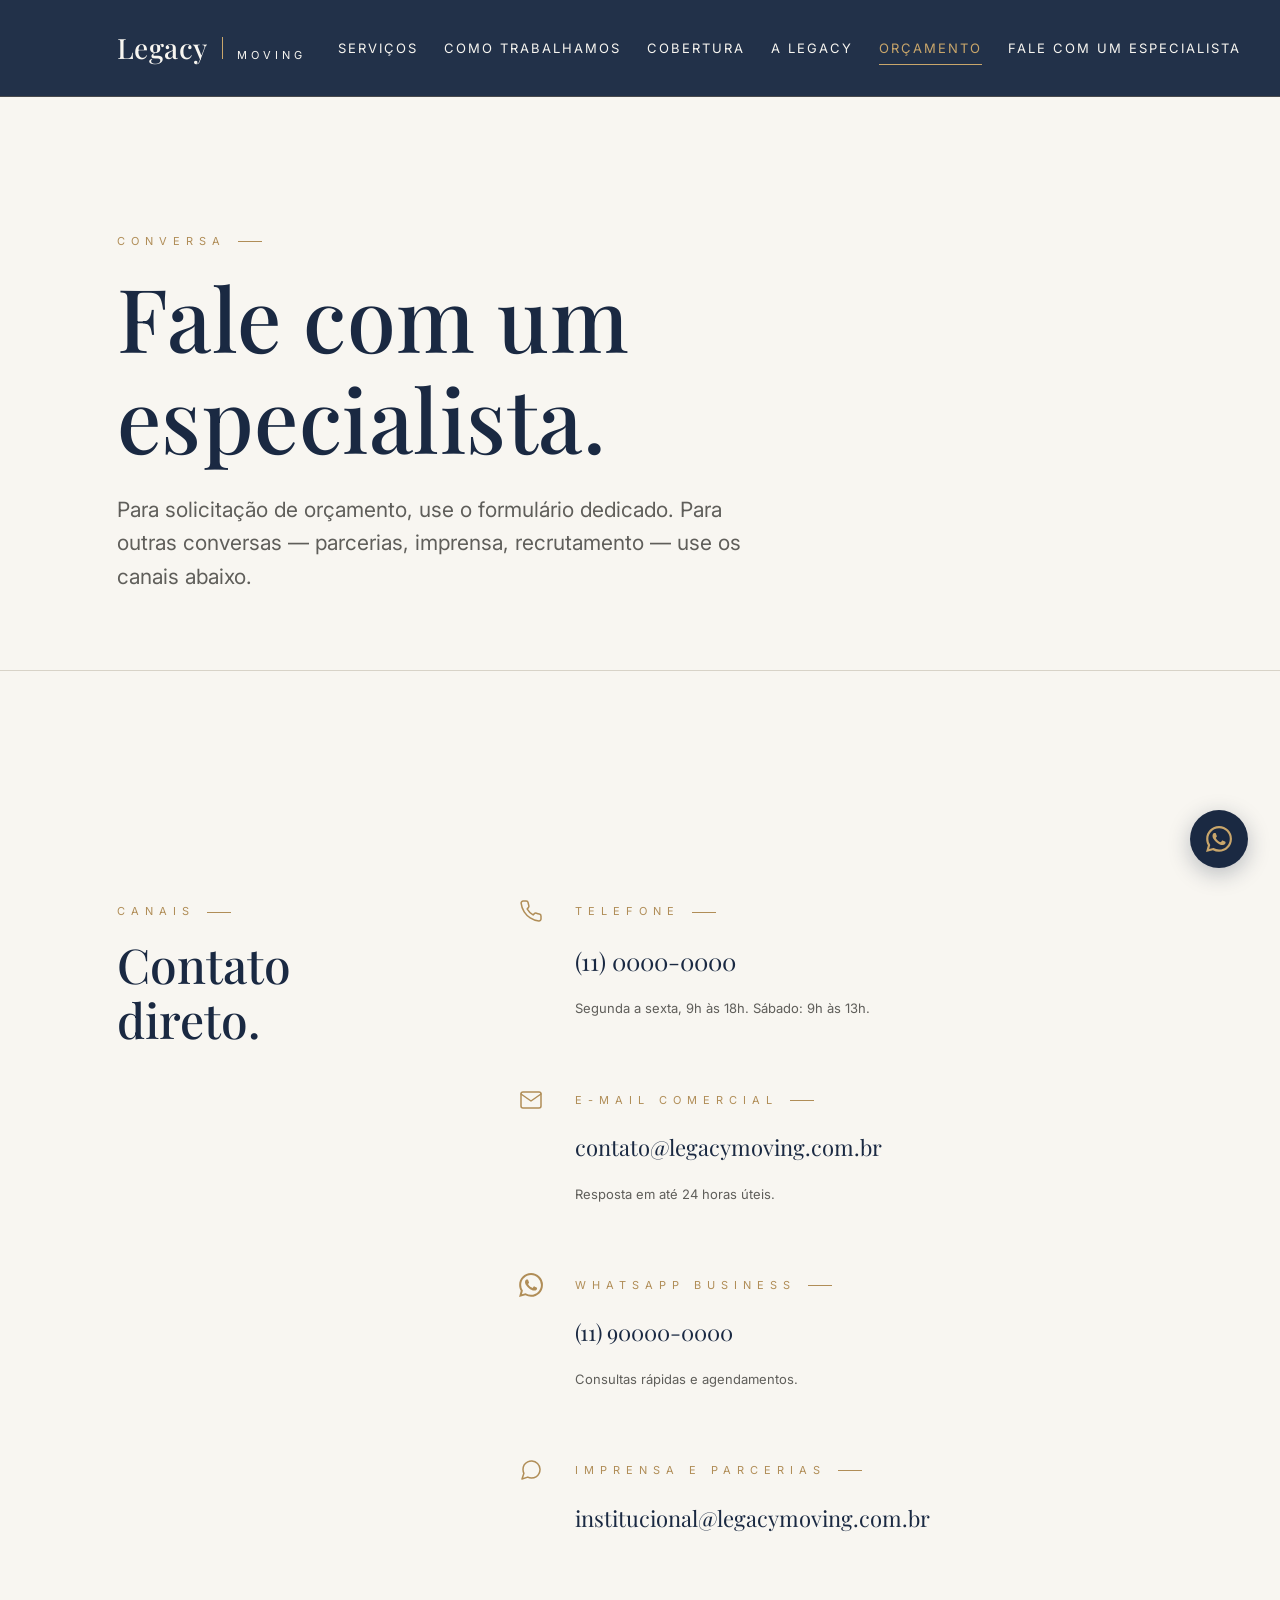
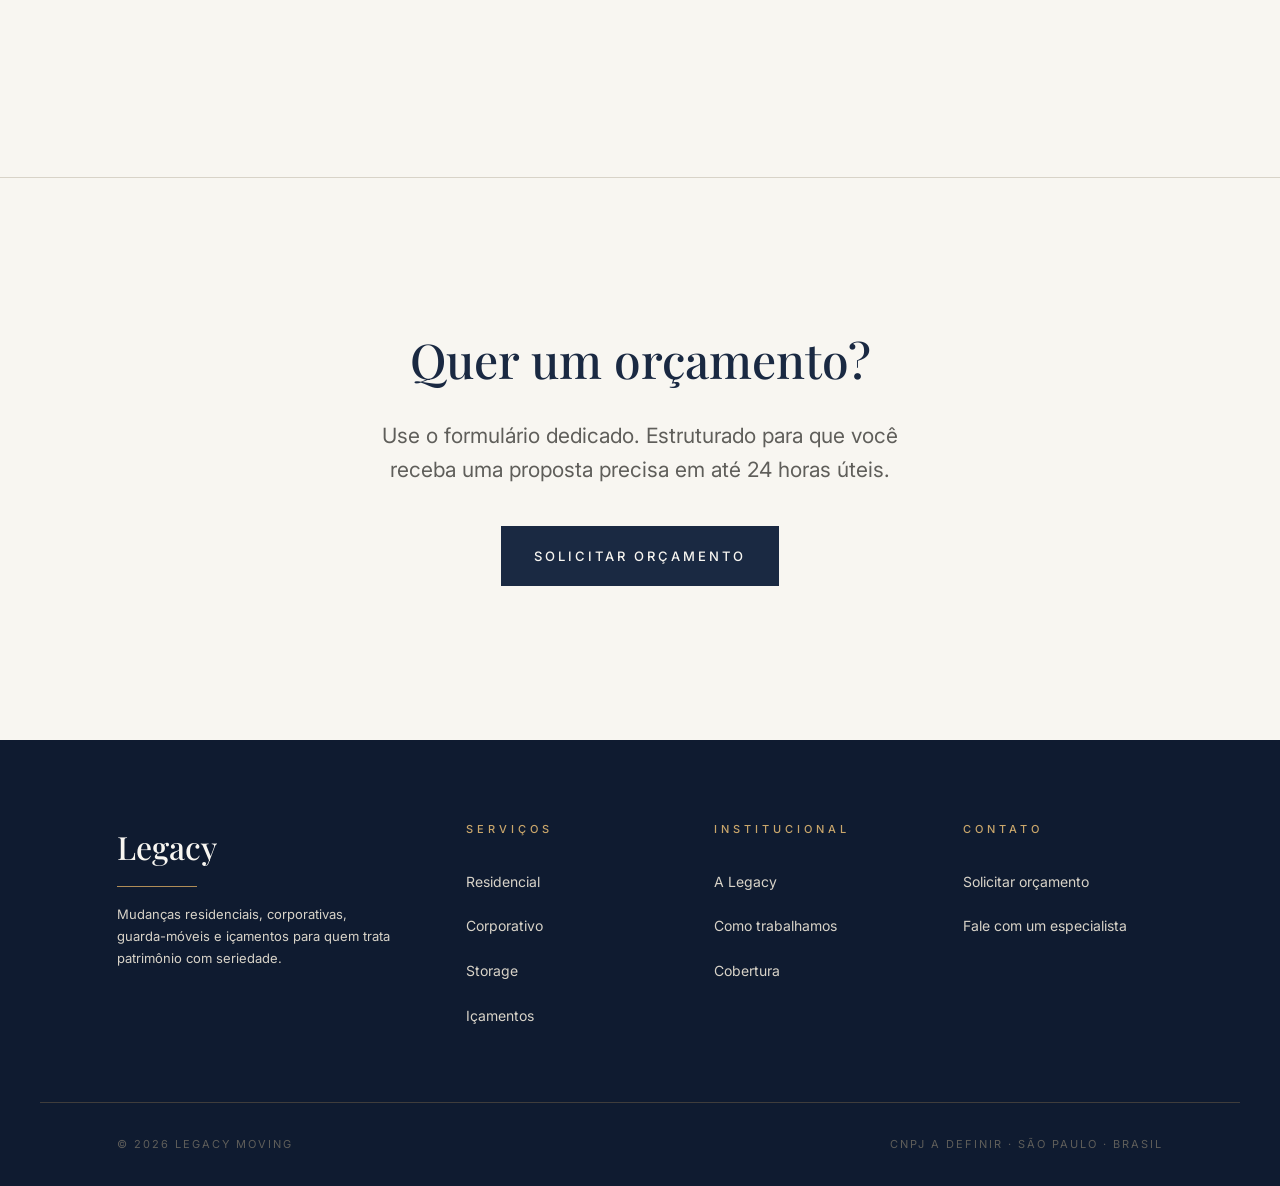
<file: contato.html>
<!DOCTYPE html>
<html lang="pt-BR">
<head>
<meta charset="UTF-8">
<meta name="viewport" content="width=device-width, initial-scale=1.0">
<title>Contato — Fale com um especialista | Legacy Moving</title>
<meta name="description" content="Fale com a Legacy Moving. Atendimento por telefone, e-mail, WhatsApp Business e canais institucionais.">
<link rel="canonical" href="https://legacymoving.com.br/contato.html">
<link rel="stylesheet" href="styles.css">
</head>
<body>
<header class="site-header">
  <div class="site-header__inner">
    <a href="index.html" class="brand"><span class="brand__name">Legacy</span><span class="brand__bar"></span><span class="brand__descriptor">Moving</span></a>
    <button class="menu-toggle" aria-label="Abrir menu"><span></span><span></span><span></span></button>
    <nav class="site-nav" aria-label="Navegação principal"><a href="servicos.html">Serviços</a><a href="trabalhamos.html">Como trabalhamos</a><a href="cobertura.html">Cobertura</a><a href="legacy.html">A Legacy</a><a href="orcamento.html" class="cta">Orçamento</a><a href="contato.html">Fale com um especialista</a></nav>
  </div>
</header>
<main>
<section class="page-hero">
  <div class="container">
    <span class="eyebrow anim-up">Conversa</span>
    <h1 class="anim-up anim-delay-1">Fale com um especialista.</h1>
    <p class="lead anim-up anim-delay-2">Para solicitação de orçamento, use o formulário dedicado. Para outras conversas — parcerias, imprensa, recrutamento — use os canais abaixo.</p>
  </div>
</section>

<section class="content-section section">
  <div class="container">
    <div class="content-grid">
      <div class="reveal">
        <span class="eyebrow">Canais</span>
        <h2>Contato direto.</h2>
      </div>
      <div class="stack-lg reveal reveal-delay-1">
        <div class="contact-method">
          <div class="contact-method__icon"><svg viewBox="0 0 24 24" fill="none" stroke="currentColor" stroke-width="1.5" stroke-linecap="round" stroke-linejoin="round"><path d="M22 16.92v3a2 2 0 01-2.18 2 19.79 19.79 0 01-8.63-3.07 19.5 19.5 0 01-6-6 19.79 19.79 0 01-3.07-8.67A2 2 0 014.11 2h3a2 2 0 012 1.72 12.84 12.84 0 00.7 2.81 2 2 0 01-.45 2.11L8.09 9.91a16 16 0 006 6l1.27-1.27a2 2 0 012.11-.45 12.84 12.84 0 002.81.7A2 2 0 0122 16.92z"/></svg></div>
          <div>
            <span class="eyebrow">Telefone</span>
            <p style="font-family: var(--font-serif); font-size: 24px; color: var(--navy); margin-top: 4px;">(11) 0000-0000</p>
            <p style="font-size: 13px; color: var(--gray-text); margin-top: 4px;">Segunda a sexta, 9h às 18h. Sábado: 9h às 13h.</p>
          </div>
        </div>
        <div class="contact-method">
          <div class="contact-method__icon"><svg viewBox="0 0 24 24" fill="none" stroke="currentColor" stroke-width="1.5" stroke-linecap="round" stroke-linejoin="round"><path d="M4 4h16c1.1 0 2 .9 2 2v12c0 1.1-.9 2-2 2H4c-1.1 0-2-.9-2-2V6c0-1.1.9-2 2-2z"/><path d="M22 6l-10 7L2 6"/></svg></div>
          <div>
            <span class="eyebrow">E-mail comercial</span>
            <p style="font-family: var(--font-serif); font-size: 22px; color: var(--navy); margin-top: 4px;">contato@legacymoving.com.br</p>
            <p style="font-size: 13px; color: var(--gray-text); margin-top: 4px;">Resposta em até 24 horas úteis.</p>
          </div>
        </div>
        <div class="contact-method">
          <div class="contact-method__icon"><svg viewBox="0 0 24 24" fill="currentColor"><path d="M17.472 14.382c-.297-.149-1.758-.867-2.03-.967-.273-.099-.471-.148-.67.15-.197.297-.767.966-.94 1.164-.173.199-.347.223-.644.075-.297-.15-1.255-.463-2.39-1.475-.883-.788-1.48-1.761-1.653-2.059-.173-.297-.018-.458.13-.606.134-.133.298-.347.446-.52.149-.174.198-.298.298-.497.099-.198.05-.371-.025-.52-.075-.149-.669-1.612-.916-2.207-.242-.579-.487-.5-.669-.51-.173-.008-.371-.01-.57-.01-.198 0-.52.074-.792.372-.272.297-1.04 1.016-1.04 2.479 0 1.462 1.065 2.875 1.213 3.074.149.198 2.096 3.2 5.077 4.487.709.306 1.262.489 1.694.625.712.227 1.36.195 1.871.118.571-.085 1.758-.719 2.006-1.413.248-.694.248-1.289.173-1.413-.074-.124-.272-.198-.57-.347m-5.421 7.403h-.004a9.87 9.87 0 0 1-5.031-1.378l-.361-.214-3.741.982.998-3.648-.235-.374a9.86 9.86 0 0 1-1.51-5.26c.001-5.45 4.436-9.884 9.888-9.884 2.64 0 5.122 1.03 6.988 2.898a9.825 9.825 0 0 1 2.893 6.994c-.003 5.45-4.437 9.884-9.885 9.884m8.413-18.297A11.815 11.815 0 0 0 12.05 0C5.495 0 .16 5.335.157 11.892c0 2.096.547 4.142 1.588 5.945L.057 24l6.305-1.654a11.882 11.882 0 0 0 5.683 1.448h.005c6.554 0 11.89-5.335 11.893-11.893a11.821 11.821 0 0 0-3.48-8.413z"/></svg></div>
          <div>
            <span class="eyebrow">WhatsApp Business</span>
            <p style="font-family: var(--font-serif); font-size: 22px; color: var(--navy); margin-top: 4px;">(11) 90000-0000</p>
            <p style="font-size: 13px; color: var(--gray-text); margin-top: 4px;">Consultas rápidas e agendamentos.</p>
          </div>
        </div>
        <div class="contact-method">
          <div class="contact-method__icon"><svg viewBox="0 0 24 24" fill="none" stroke="currentColor" stroke-width="1.5" stroke-linecap="round" stroke-linejoin="round"><path d="M21 11.5a8.38 8.38 0 01-.9 3.8 8.5 8.5 0 01-7.6 4.7 8.38 8.38 0 01-3.8-.9L3 21l1.9-5.7a8.38 8.38 0 01-.9-3.8 8.5 8.5 0 014.7-7.6 8.38 8.38 0 013.8-.9h.5a8.48 8.48 0 018 8v.5z"/></svg></div>
          <div>
            <span class="eyebrow">Imprensa e parcerias</span>
            <p style="font-family: var(--font-serif); font-size: 22px; color: var(--navy); margin-top: 4px;">institucional@legacymoving.com.br</p>
          </div>
        </div>
      </div>
    </div>
  </div>
</section>

<section class="cta-section">
  <div class="container reveal">
    <h2>Quer um orçamento?</h2>
    <p class="lead" style="margin: 0 auto 40px; max-width: 540px;">Use o formulário dedicado. Estruturado para que você receba uma proposta precisa em até 24 horas úteis.</p>
    <a href="orcamento.html" class="btn btn--primary"><span>Solicitar orçamento</span></a>
  </div>
</section>
</main>

<footer class="site-footer">
  <div class="site-footer__inner">
    <div><span class="site-footer__brand">Legacy</span><hr class="divider" style="margin: 8px 0 16px;"><p class="site-footer__tagline">Mudanças residenciais, corporativas, guarda-móveis e içamentos para quem trata patrimônio com seriedade.</p></div>
    <div><h5>Serviços</h5><ul><li><a href="servicos.html#residencial">Residencial</a></li><li><a href="servicos.html#corporativo">Corporativo</a></li><li><a href="servicos.html#storage">Storage</a></li><li><a href="servicos.html#especiais">Içamentos</a></li></ul></div>
    <div><h5>Institucional</h5><ul><li><a href="legacy.html">A Legacy</a></li><li><a href="trabalhamos.html">Como trabalhamos</a></li><li><a href="cobertura.html">Cobertura</a></li></ul></div>
    <div><h5>Contato</h5><ul><li><a href="orcamento.html">Solicitar orçamento</a></li><li><a href="contato.html">Fale com um especialista</a></li></ul></div>
  </div>
  <div class="site-footer__bottom"><span>© 2026 Legacy Moving</span><span>CNPJ a definir · São Paulo · Brasil</span></div>
</footer>

<a href="https://wa.me/5511900000000?text=Ol%C3%A1%2C%20gostaria%20de%20conversar%20com%20a%20Legacy%20Moving." target="_blank" rel="noopener" class="whatsapp-fab" aria-label="Conversar via WhatsApp">
  <svg viewBox="0 0 24 24" xmlns="http://www.w3.org/2000/svg" aria-hidden="true"><path d="M17.472 14.382c-.297-.149-1.758-.867-2.03-.967-.273-.099-.471-.148-.67.15-.197.297-.767.966-.94 1.164-.173.199-.347.223-.644.075-.297-.15-1.255-.463-2.39-1.475-.883-.788-1.48-1.761-1.653-2.059-.173-.297-.018-.458.13-.606.134-.133.298-.347.446-.52.149-.174.198-.298.298-.497.099-.198.05-.371-.025-.52-.075-.149-.669-1.612-.916-2.207-.242-.579-.487-.5-.669-.51-.173-.008-.371-.01-.57-.01-.198 0-.52.074-.792.372-.272.297-1.04 1.016-1.04 2.479 0 1.462 1.065 2.875 1.213 3.074.149.198 2.096 3.2 5.077 4.487.709.306 1.262.489 1.694.625.712.227 1.36.195 1.871.118.571-.085 1.758-.719 2.006-1.413.248-.694.248-1.289.173-1.413-.074-.124-.272-.198-.57-.347m-5.421 7.403h-.004a9.87 9.87 0 0 1-5.031-1.378l-.361-.214-3.741.982.998-3.648-.235-.374a9.86 9.86 0 0 1-1.51-5.26c.001-5.45 4.436-9.884 9.888-9.884 2.64 0 5.122 1.03 6.988 2.898a9.825 9.825 0 0 1 2.893 6.994c-.003 5.45-4.437 9.884-9.885 9.884m8.413-18.297A11.815 11.815 0 0 0 12.05 0C5.495 0 .16 5.335.157 11.892c0 2.096.547 4.142 1.588 5.945L.057 24l6.305-1.654a11.882 11.882 0 0 0 5.683 1.448h.005c6.554 0 11.89-5.335 11.893-11.893a11.821 11.821 0 0 0-3.48-8.413z"/></svg>
  <span class="whatsapp-fab__tooltip">Conversar agora</span>
</a>
<script src="main.js" defer></script>
</body>
</html>
</file>
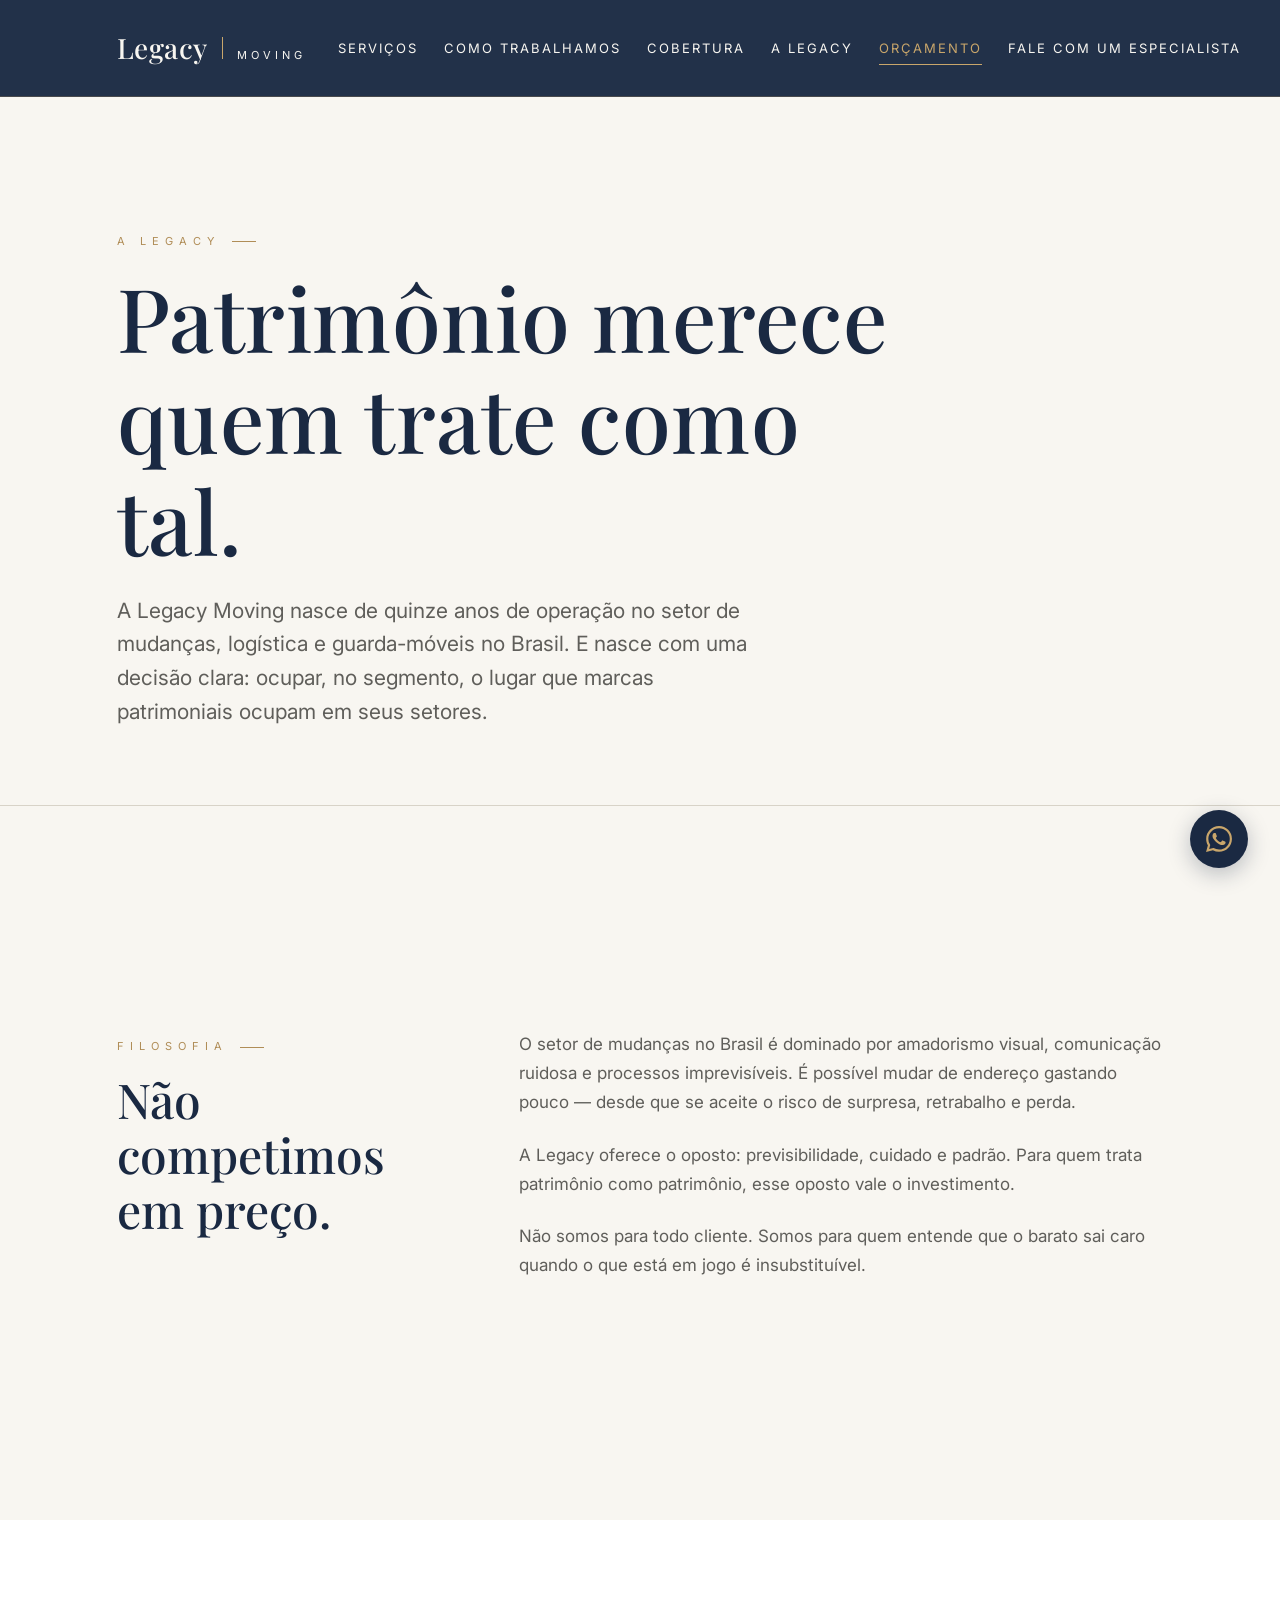
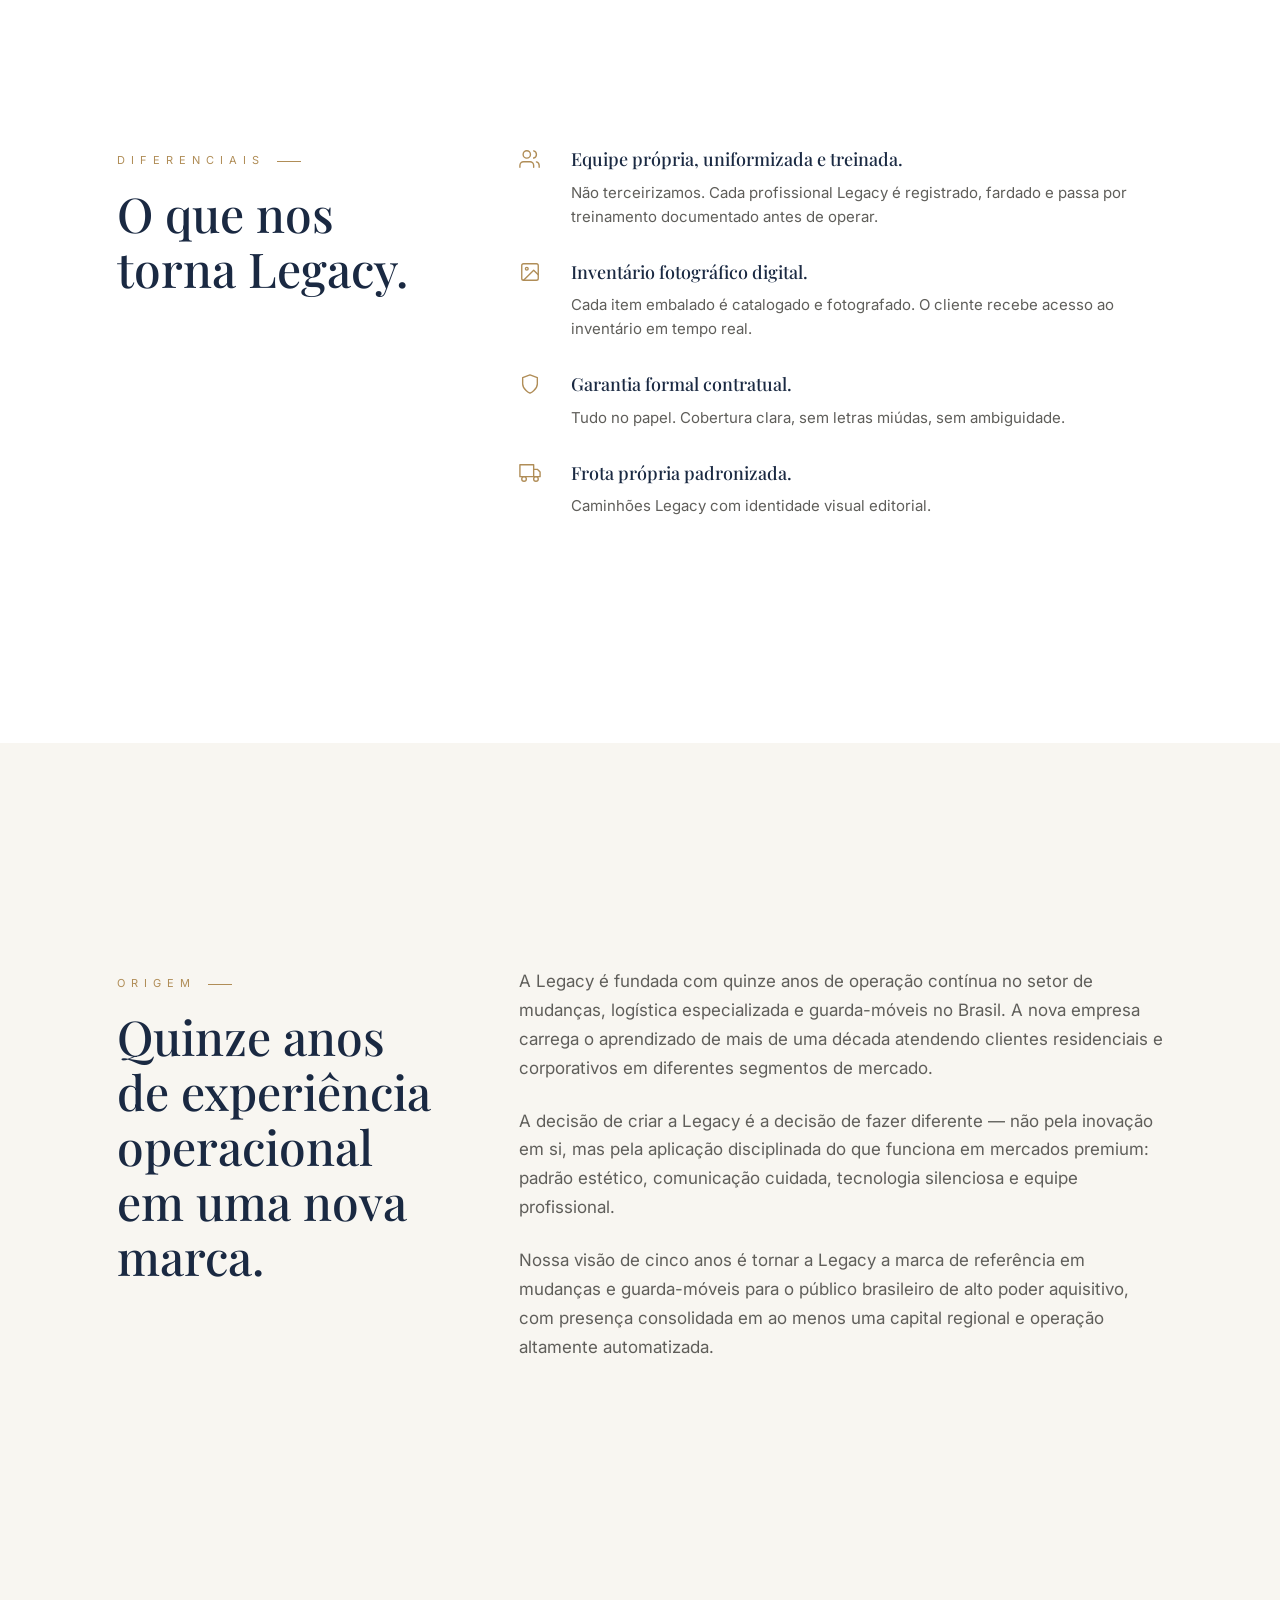
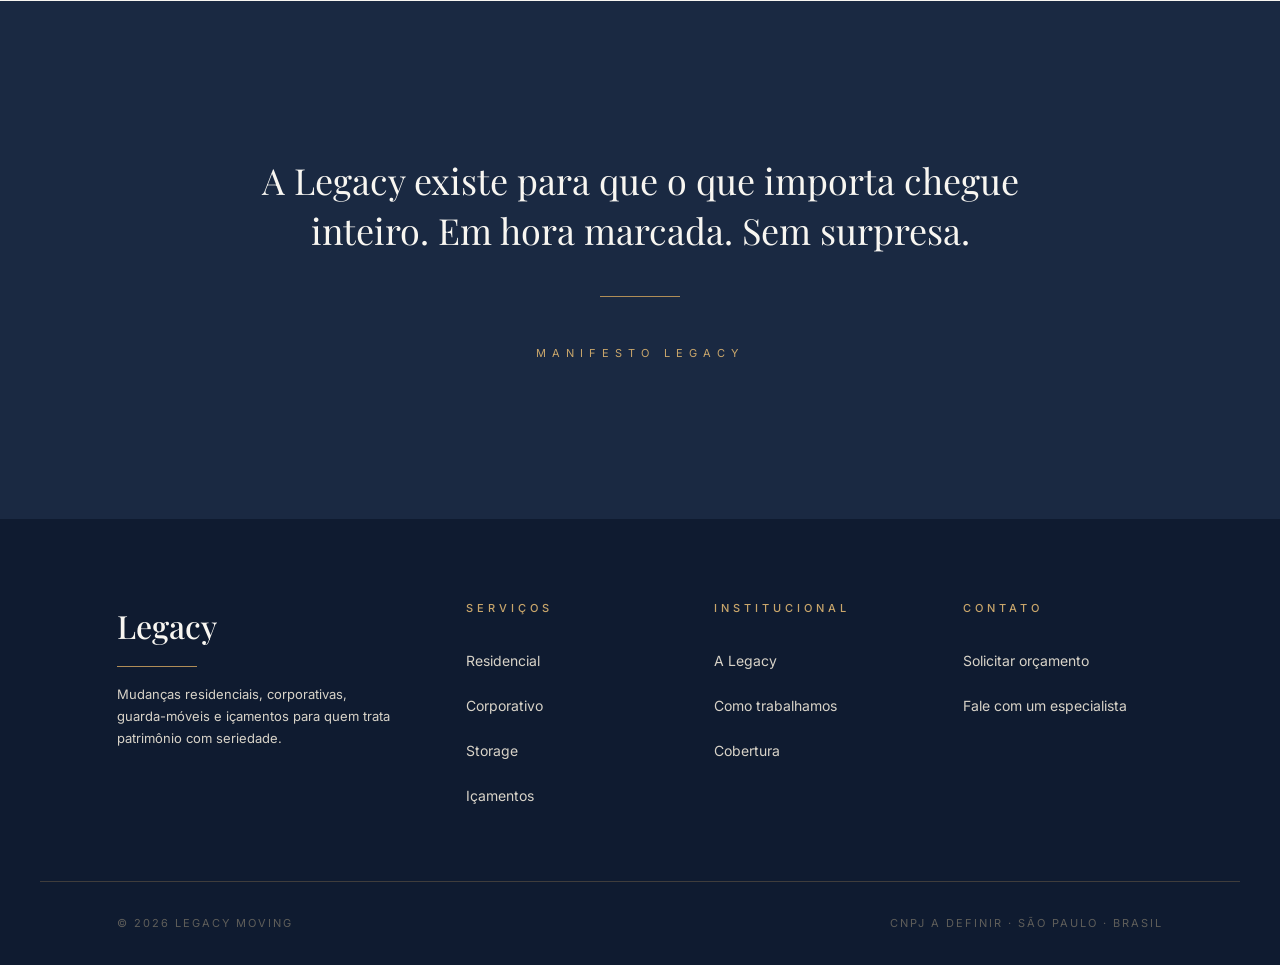
<file: legacy.html>
<!DOCTYPE html>
<html lang="pt-BR">
<head>
<meta charset="UTF-8">
<meta name="viewport" content="width=device-width, initial-scale=1.0">
<title>A Legacy — Filosofia, diferenciais e origem | Legacy Moving</title>
<meta name="description" content="A Legacy Moving — empresa premium de mudanças com quinze anos de experiência operacional. Filosofia: patrimônio merece quem trate como tal.">
<meta name="keywords" content="empresa de mudança premium, mudança alto padrão São Paulo, sobre Legacy Moving">
<link rel="canonical" href="https://legacymoving.com.br/legacy.html">
<link rel="stylesheet" href="styles.css">
</head>
<body>
<header class="site-header">
  <div class="site-header__inner">
    <a href="index.html" class="brand"><span class="brand__name">Legacy</span><span class="brand__bar"></span><span class="brand__descriptor">Moving</span></a>
    <button class="menu-toggle" aria-label="Abrir menu"><span></span><span></span><span></span></button>
    <nav class="site-nav" aria-label="Navegação principal"><a href="servicos.html">Serviços</a><a href="trabalhamos.html">Como trabalhamos</a><a href="cobertura.html">Cobertura</a><a href="legacy.html">A Legacy</a><a href="orcamento.html" class="cta">Orçamento</a><a href="contato.html">Fale com um especialista</a></nav>
  </div>
</header>
<main>
<section class="page-hero">
  <div class="container">
    <span class="eyebrow anim-up">A Legacy</span>
    <h1 class="anim-up anim-delay-1">Patrimônio merece quem trate como tal.</h1>
    <p class="lead anim-up anim-delay-2">A Legacy Moving nasce de quinze anos de operação no setor de mudanças, logística e guarda-móveis no Brasil. E nasce com uma decisão clara: ocupar, no segmento, o lugar que marcas patrimoniais ocupam em seus setores.</p>
  </div>
</section>
<section class="content-section section">
  <div class="container">
    <div class="content-grid">
      <div class="reveal">
        <span class="eyebrow">Filosofia</span>
        <h2>Não competimos<br>em preço.</h2>
      </div>
      <div class="stack reveal reveal-delay-1">
        <p>O setor de mudanças no Brasil é dominado por amadorismo visual, comunicação ruidosa e processos imprevisíveis. É possível mudar de endereço gastando pouco — desde que se aceite o risco de surpresa, retrabalho e perda.</p>
        <p>A Legacy oferece o oposto: previsibilidade, cuidado e padrão. Para quem trata patrimônio como patrimônio, esse oposto vale o investimento.</p>
        <p>Não somos para todo cliente. Somos para quem entende que o barato sai caro quando o que está em jogo é insubstituível.</p>
      </div>
    </div>
  </div>
</section>

<section class="content-section section" style="background: var(--white);">
  <div class="container">
    <div class="content-grid">
      <div class="reveal">
        <span class="eyebrow">Diferenciais</span>
        <h2>O que nos<br>torna Legacy.</h2>
      </div>
      <div class="diff-list reveal reveal-delay-1">
        <div class="diff-item">
          <div class="diff-item__icon"><svg viewBox="0 0 24 24" fill="none" stroke="currentColor" stroke-width="1.5" stroke-linecap="round" stroke-linejoin="round"><path d="M16 21v-2a4 4 0 00-4-4H5a4 4 0 00-4 4v2"/><circle cx="8.5" cy="7" r="4"/><path d="M22 21v-2a4 4 0 00-3-3.87M16 3.13a4 4 0 010 7.75"/></svg></div>
          <div class="diff-item__content"><strong>Equipe própria, uniformizada e treinada.</strong><p>Não terceirizamos. Cada profissional Legacy é registrado, fardado e passa por treinamento documentado antes de operar.</p></div>
        </div>
        <div class="diff-item">
          <div class="diff-item__icon"><svg viewBox="0 0 24 24" fill="none" stroke="currentColor" stroke-width="1.5" stroke-linecap="round" stroke-linejoin="round"><rect x="3" y="3" width="18" height="18" rx="2"/><circle cx="8.5" cy="8.5" r="1.5"/><path d="M21 15l-5-5L5 21"/></svg></div>
          <div class="diff-item__content"><strong>Inventário fotográfico digital.</strong><p>Cada item embalado é catalogado e fotografado. O cliente recebe acesso ao inventário em tempo real.</p></div>
        </div>
        <div class="diff-item">
          <div class="diff-item__icon"><svg viewBox="0 0 24 24" fill="none" stroke="currentColor" stroke-width="1.5" stroke-linecap="round" stroke-linejoin="round"><path d="M12 22s8-4 8-10V5l-8-3-8 3v7c0 6 8 10 8 10z"/></svg></div>
          <div class="diff-item__content"><strong>Garantia formal contratual.</strong><p>Tudo no papel. Cobertura clara, sem letras miúdas, sem ambiguidade.</p></div>
        </div>
        <div class="diff-item">
          <div class="diff-item__icon"><svg viewBox="0 0 24 24" fill="none" stroke="currentColor" stroke-width="1.5" stroke-linecap="round" stroke-linejoin="round"><path d="M1 3h15v13H1z"/><path d="M16 8h4l3 3v5h-7"/><circle cx="5.5" cy="18.5" r="2.5"/><circle cx="18.5" cy="18.5" r="2.5"/></svg></div>
          <div class="diff-item__content"><strong>Frota própria padronizada.</strong><p>Caminhões Legacy com identidade visual editorial.</p></div>
        </div>
      </div>
    </div>
  </div>
</section>

<section class="content-section section">
  <div class="container">
    <div class="content-grid">
      <div class="reveal">
        <span class="eyebrow">Origem</span>
        <h2>Quinze anos de experiência operacional<br>em uma nova marca.</h2>
      </div>
      <div class="stack reveal reveal-delay-1">
        <p>A Legacy é fundada com quinze anos de operação contínua no setor de mudanças, logística especializada e guarda-móveis no Brasil. A nova empresa carrega o aprendizado de mais de uma década atendendo clientes residenciais e corporativos em diferentes segmentos de mercado.</p>
        <p>A decisão de criar a Legacy é a decisão de fazer diferente — não pela inovação em si, mas pela aplicação disciplinada do que funciona em mercados premium: padrão estético, comunicação cuidada, tecnologia silenciosa e equipe profissional.</p>
        <p>Nossa visão de cinco anos é tornar a Legacy a marca de referência em mudanças e guarda-móveis para o público brasileiro de alto poder aquisitivo, com presença consolidada em ao menos uma capital regional e operação altamente automatizada.</p>
      </div>
    </div>
  </div>
</section>

<section class="quote">
  <div class="container reveal">
    <blockquote>A Legacy existe para que o que importa chegue inteiro. Em hora marcada. Sem surpresa.</blockquote>
    <hr class="divider divider--center">
    <cite>Manifesto Legacy</cite>
  </div>
</section>
</main>

<footer class="site-footer">
  <div class="site-footer__inner">
    <div><span class="site-footer__brand">Legacy</span><hr class="divider" style="margin: 8px 0 16px;"><p class="site-footer__tagline">Mudanças residenciais, corporativas, guarda-móveis e içamentos para quem trata patrimônio com seriedade.</p></div>
    <div><h5>Serviços</h5><ul><li><a href="servicos.html#residencial">Residencial</a></li><li><a href="servicos.html#corporativo">Corporativo</a></li><li><a href="servicos.html#storage">Storage</a></li><li><a href="servicos.html#especiais">Içamentos</a></li></ul></div>
    <div><h5>Institucional</h5><ul><li><a href="legacy.html">A Legacy</a></li><li><a href="trabalhamos.html">Como trabalhamos</a></li><li><a href="cobertura.html">Cobertura</a></li></ul></div>
    <div><h5>Contato</h5><ul><li><a href="orcamento.html">Solicitar orçamento</a></li><li><a href="contato.html">Fale com um especialista</a></li></ul></div>
  </div>
  <div class="site-footer__bottom"><span>© 2026 Legacy Moving</span><span>CNPJ a definir · São Paulo · Brasil</span></div>
</footer>

<a href="https://wa.me/5511900000000?text=Ol%C3%A1%2C%20gostaria%20de%20conversar%20com%20a%20Legacy%20Moving." target="_blank" rel="noopener" class="whatsapp-fab" aria-label="Conversar via WhatsApp">
  <svg viewBox="0 0 24 24" xmlns="http://www.w3.org/2000/svg" aria-hidden="true"><path d="M17.472 14.382c-.297-.149-1.758-.867-2.03-.967-.273-.099-.471-.148-.67.15-.197.297-.767.966-.94 1.164-.173.199-.347.223-.644.075-.297-.15-1.255-.463-2.39-1.475-.883-.788-1.48-1.761-1.653-2.059-.173-.297-.018-.458.13-.606.134-.133.298-.347.446-.52.149-.174.198-.298.298-.497.099-.198.05-.371-.025-.52-.075-.149-.669-1.612-.916-2.207-.242-.579-.487-.5-.669-.51-.173-.008-.371-.01-.57-.01-.198 0-.52.074-.792.372-.272.297-1.04 1.016-1.04 2.479 0 1.462 1.065 2.875 1.213 3.074.149.198 2.096 3.2 5.077 4.487.709.306 1.262.489 1.694.625.712.227 1.36.195 1.871.118.571-.085 1.758-.719 2.006-1.413.248-.694.248-1.289.173-1.413-.074-.124-.272-.198-.57-.347m-5.421 7.403h-.004a9.87 9.87 0 0 1-5.031-1.378l-.361-.214-3.741.982.998-3.648-.235-.374a9.86 9.86 0 0 1-1.51-5.26c.001-5.45 4.436-9.884 9.888-9.884 2.64 0 5.122 1.03 6.988 2.898a9.825 9.825 0 0 1 2.893 6.994c-.003 5.45-4.437 9.884-9.885 9.884m8.413-18.297A11.815 11.815 0 0 0 12.05 0C5.495 0 .16 5.335.157 11.892c0 2.096.547 4.142 1.588 5.945L.057 24l6.305-1.654a11.882 11.882 0 0 0 5.683 1.448h.005c6.554 0 11.89-5.335 11.893-11.893a11.821 11.821 0 0 0-3.48-8.413z"/></svg>
  <span class="whatsapp-fab__tooltip">Conversar agora</span>
</a>
<script src="main.js" defer></script>
</body>
</html>
</file>
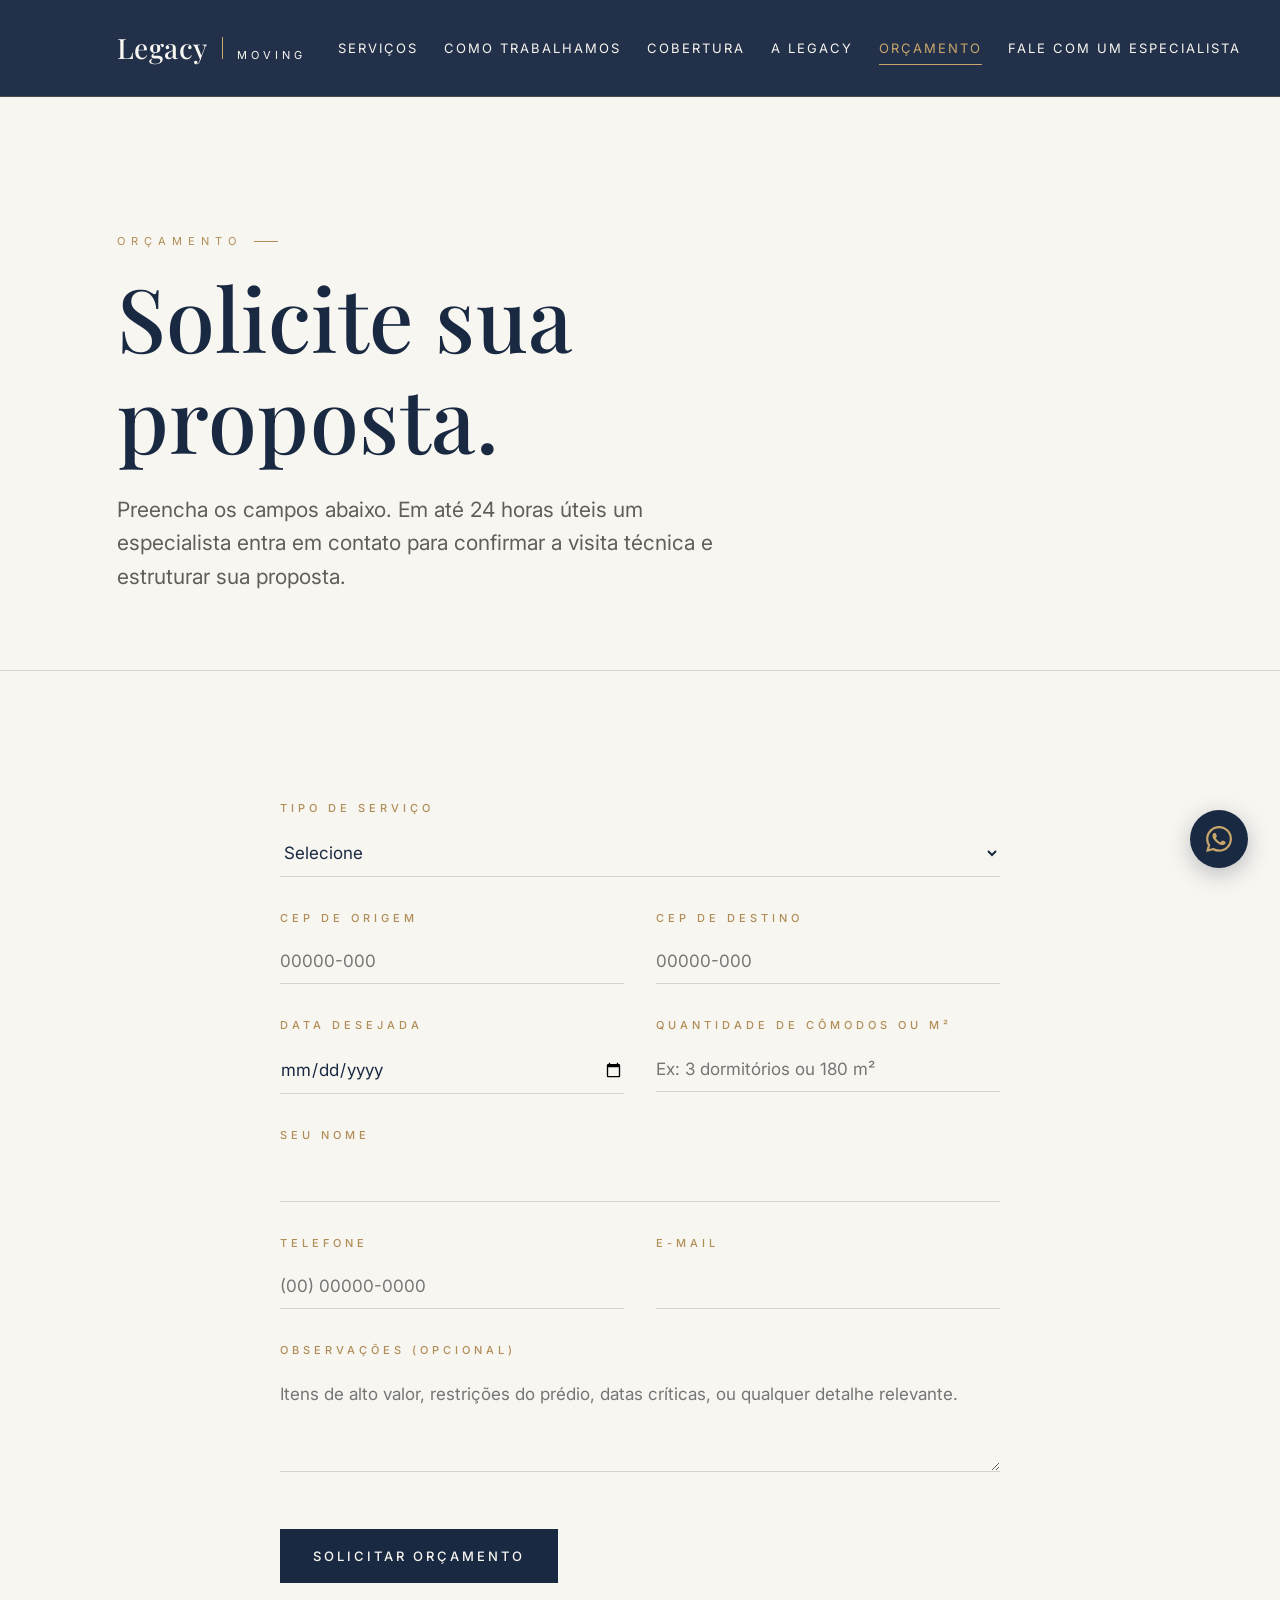
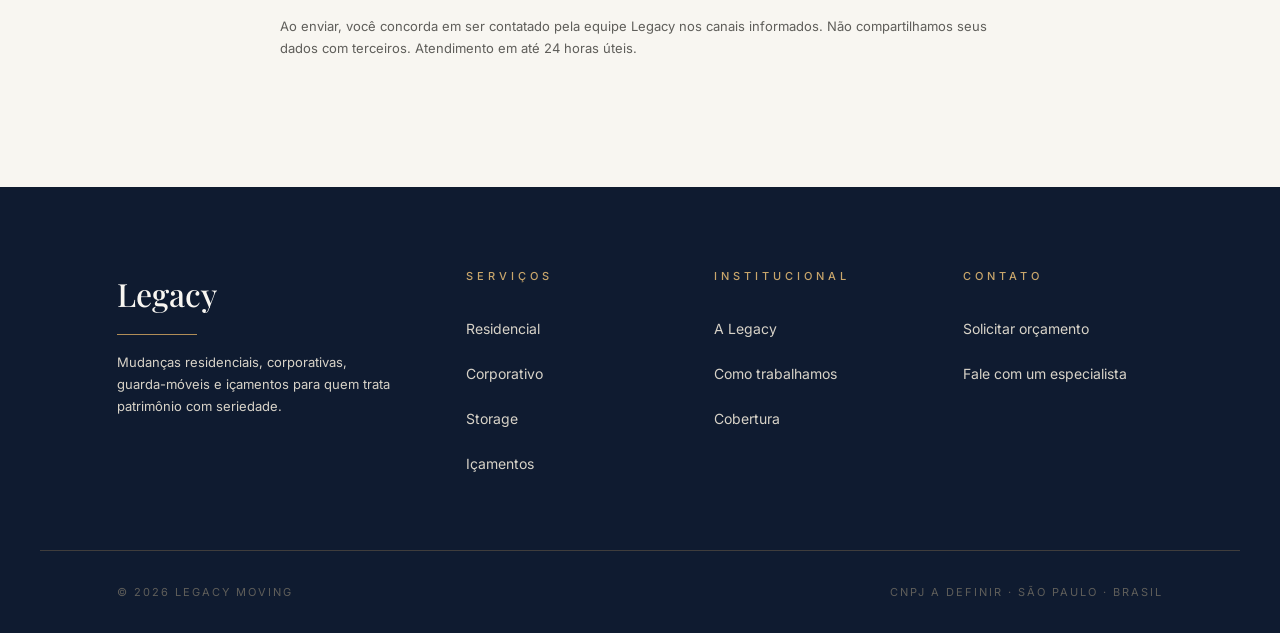
<file: orcamento.html>
<!DOCTYPE html>
<html lang="pt-BR">
<head>
<meta charset="UTF-8">
<meta name="viewport" content="width=device-width, initial-scale=1.0">
<title>Solicitar Orçamento — Mudança, Guarda-móveis e Içamentos | Legacy Moving</title>
<meta name="description" content="Solicite orçamento Legacy Moving. Mudança residencial, corporativa, guarda-móveis ou içamentos. Resposta em até 24 horas úteis.">
<link rel="canonical" href="https://legacymoving.com.br/orcamento.html">
<link rel="stylesheet" href="styles.css">
</head>
<body>
<header class="site-header">
  <div class="site-header__inner">
    <a href="index.html" class="brand"><span class="brand__name">Legacy</span><span class="brand__bar"></span><span class="brand__descriptor">Moving</span></a>
    <button class="menu-toggle" aria-label="Abrir menu"><span></span><span></span><span></span></button>
    <nav class="site-nav" aria-label="Navegação principal"><a href="servicos.html">Serviços</a><a href="trabalhamos.html">Como trabalhamos</a><a href="cobertura.html">Cobertura</a><a href="legacy.html">A Legacy</a><a href="orcamento.html" class="cta">Orçamento</a><a href="contato.html">Fale com um especialista</a></nav>
  </div>
</header>
<main>
<section class="page-hero">
  <div class="container">
    <span class="eyebrow anim-up">Orçamento</span>
    <h1 class="anim-up anim-delay-1">Solicite sua proposta.</h1>
    <p class="lead anim-up anim-delay-2">Preencha os campos abaixo. Em até 24 horas úteis um especialista entra em contato para confirmar a visita técnica e estruturar sua proposta.</p>
  </div>
</section>

<section class="content-section section">
  <div class="container">
    <form name="orcamento" method="POST" data-netlify="true" netlify-honeypot="bot-field" data-form="orcamento" class="form reveal">
      <input type="hidden" name="form-name" value="orcamento">
      <p style="display: none;"><label>Não preencha: <input name="bot-field"></label></p>

      <div class="form__field">
        <label class="form__label" for="servico">Tipo de serviço</label>
        <select id="servico" name="servico" class="form__select" required>
          <option value="">Selecione</option>
          <option value="residencial">Mudança residencial</option>
          <option value="corporativo">Mudança corporativa</option>
          <option value="storage">Guarda-móveis (Storage)</option>
          <option value="especiais">Içamento ou embalagem especial</option>
          <option value="naosei">Ainda não sei — preciso conversar</option>
        </select>
      </div>

      <div class="form__row">
        <div class="form__field"><label class="form__label" for="origem">CEP de origem</label><input type="text" id="origem" name="origem" class="form__input" placeholder="00000-000" required></div>
        <div class="form__field"><label class="form__label" for="destino">CEP de destino</label><input type="text" id="destino" name="destino" class="form__input" placeholder="00000-000" required></div>
      </div>

      <div class="form__row">
        <div class="form__field"><label class="form__label" for="data">Data desejada</label><input type="date" id="data" name="data" class="form__input"></div>
        <div class="form__field"><label class="form__label" for="tamanho">Quantidade de cômodos ou m²</label><input type="text" id="tamanho" name="tamanho" class="form__input" placeholder="Ex: 3 dormitórios ou 180 m²"></div>
      </div>

      <div class="form__field"><label class="form__label" for="nome">Seu nome</label><input type="text" id="nome" name="nome" class="form__input" required></div>

      <div class="form__row">
        <div class="form__field"><label class="form__label" for="telefone">Telefone</label><input type="tel" id="telefone" name="telefone" class="form__input" placeholder="(00) 00000-0000" required></div>
        <div class="form__field"><label class="form__label" for="email">E-mail</label><input type="email" id="email" name="email" class="form__input" required></div>
      </div>

      <div class="form__field"><label class="form__label" for="observacoes">Observações (opcional)</label><textarea id="observacoes" name="observacoes" class="form__textarea" placeholder="Itens de alto valor, restrições do prédio, datas críticas, ou qualquer detalhe relevante."></textarea></div>

      <div style="margin-top: 48px;"><button type="submit" class="btn btn--primary"><span>Solicitar orçamento</span></button></div>

      <p style="margin-top: 32px; font-size: 13px; color: var(--gray-text); line-height: 1.7;">Ao enviar, você concorda em ser contatado pela equipe Legacy nos canais informados. Não compartilhamos seus dados com terceiros. Atendimento em até 24 horas úteis.</p>
    </form>
  </div>
</section>
</main>

<footer class="site-footer">
  <div class="site-footer__inner">
    <div><span class="site-footer__brand">Legacy</span><hr class="divider" style="margin: 8px 0 16px;"><p class="site-footer__tagline">Mudanças residenciais, corporativas, guarda-móveis e içamentos para quem trata patrimônio com seriedade.</p></div>
    <div><h5>Serviços</h5><ul><li><a href="servicos.html#residencial">Residencial</a></li><li><a href="servicos.html#corporativo">Corporativo</a></li><li><a href="servicos.html#storage">Storage</a></li><li><a href="servicos.html#especiais">Içamentos</a></li></ul></div>
    <div><h5>Institucional</h5><ul><li><a href="legacy.html">A Legacy</a></li><li><a href="trabalhamos.html">Como trabalhamos</a></li><li><a href="cobertura.html">Cobertura</a></li></ul></div>
    <div><h5>Contato</h5><ul><li><a href="orcamento.html">Solicitar orçamento</a></li><li><a href="contato.html">Fale com um especialista</a></li></ul></div>
  </div>
  <div class="site-footer__bottom"><span>© 2026 Legacy Moving</span><span>CNPJ a definir · São Paulo · Brasil</span></div>
</footer>

<a href="https://wa.me/5511900000000?text=Ol%C3%A1%2C%20gostaria%20de%20conversar%20com%20a%20Legacy%20Moving." target="_blank" rel="noopener" class="whatsapp-fab" aria-label="Conversar via WhatsApp">
  <svg viewBox="0 0 24 24" xmlns="http://www.w3.org/2000/svg" aria-hidden="true"><path d="M17.472 14.382c-.297-.149-1.758-.867-2.03-.967-.273-.099-.471-.148-.67.15-.197.297-.767.966-.94 1.164-.173.199-.347.223-.644.075-.297-.15-1.255-.463-2.39-1.475-.883-.788-1.48-1.761-1.653-2.059-.173-.297-.018-.458.13-.606.134-.133.298-.347.446-.52.149-.174.198-.298.298-.497.099-.198.05-.371-.025-.52-.075-.149-.669-1.612-.916-2.207-.242-.579-.487-.5-.669-.51-.173-.008-.371-.01-.57-.01-.198 0-.52.074-.792.372-.272.297-1.04 1.016-1.04 2.479 0 1.462 1.065 2.875 1.213 3.074.149.198 2.096 3.2 5.077 4.487.709.306 1.262.489 1.694.625.712.227 1.36.195 1.871.118.571-.085 1.758-.719 2.006-1.413.248-.694.248-1.289.173-1.413-.074-.124-.272-.198-.57-.347m-5.421 7.403h-.004a9.87 9.87 0 0 1-5.031-1.378l-.361-.214-3.741.982.998-3.648-.235-.374a9.86 9.86 0 0 1-1.51-5.26c.001-5.45 4.436-9.884 9.888-9.884 2.64 0 5.122 1.03 6.988 2.898a9.825 9.825 0 0 1 2.893 6.994c-.003 5.45-4.437 9.884-9.885 9.884m8.413-18.297A11.815 11.815 0 0 0 12.05 0C5.495 0 .16 5.335.157 11.892c0 2.096.547 4.142 1.588 5.945L.057 24l6.305-1.654a11.882 11.882 0 0 0 5.683 1.448h.005c6.554 0 11.89-5.335 11.893-11.893a11.821 11.821 0 0 0-3.48-8.413z"/></svg>
  <span class="whatsapp-fab__tooltip">Conversar agora</span>
</a>
<script src="main.js" defer></script>
</body>
</html>
</file>
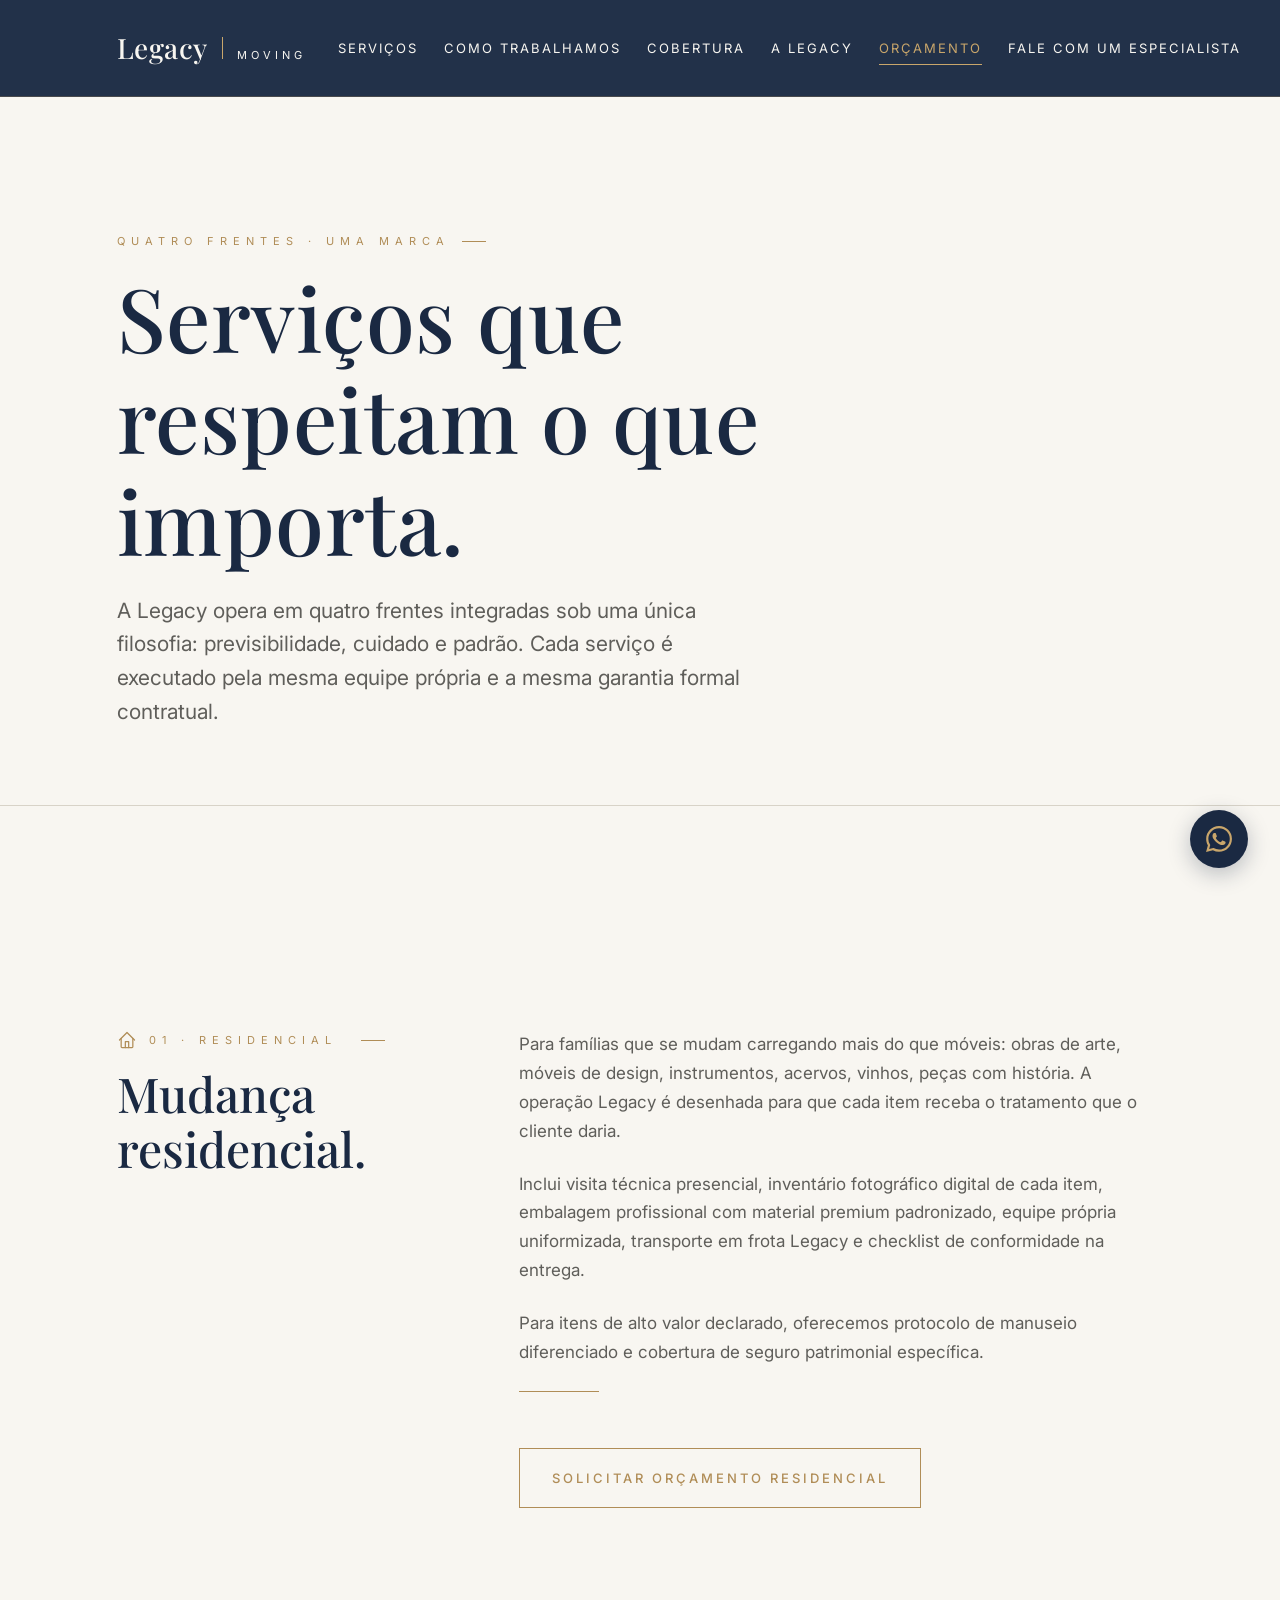
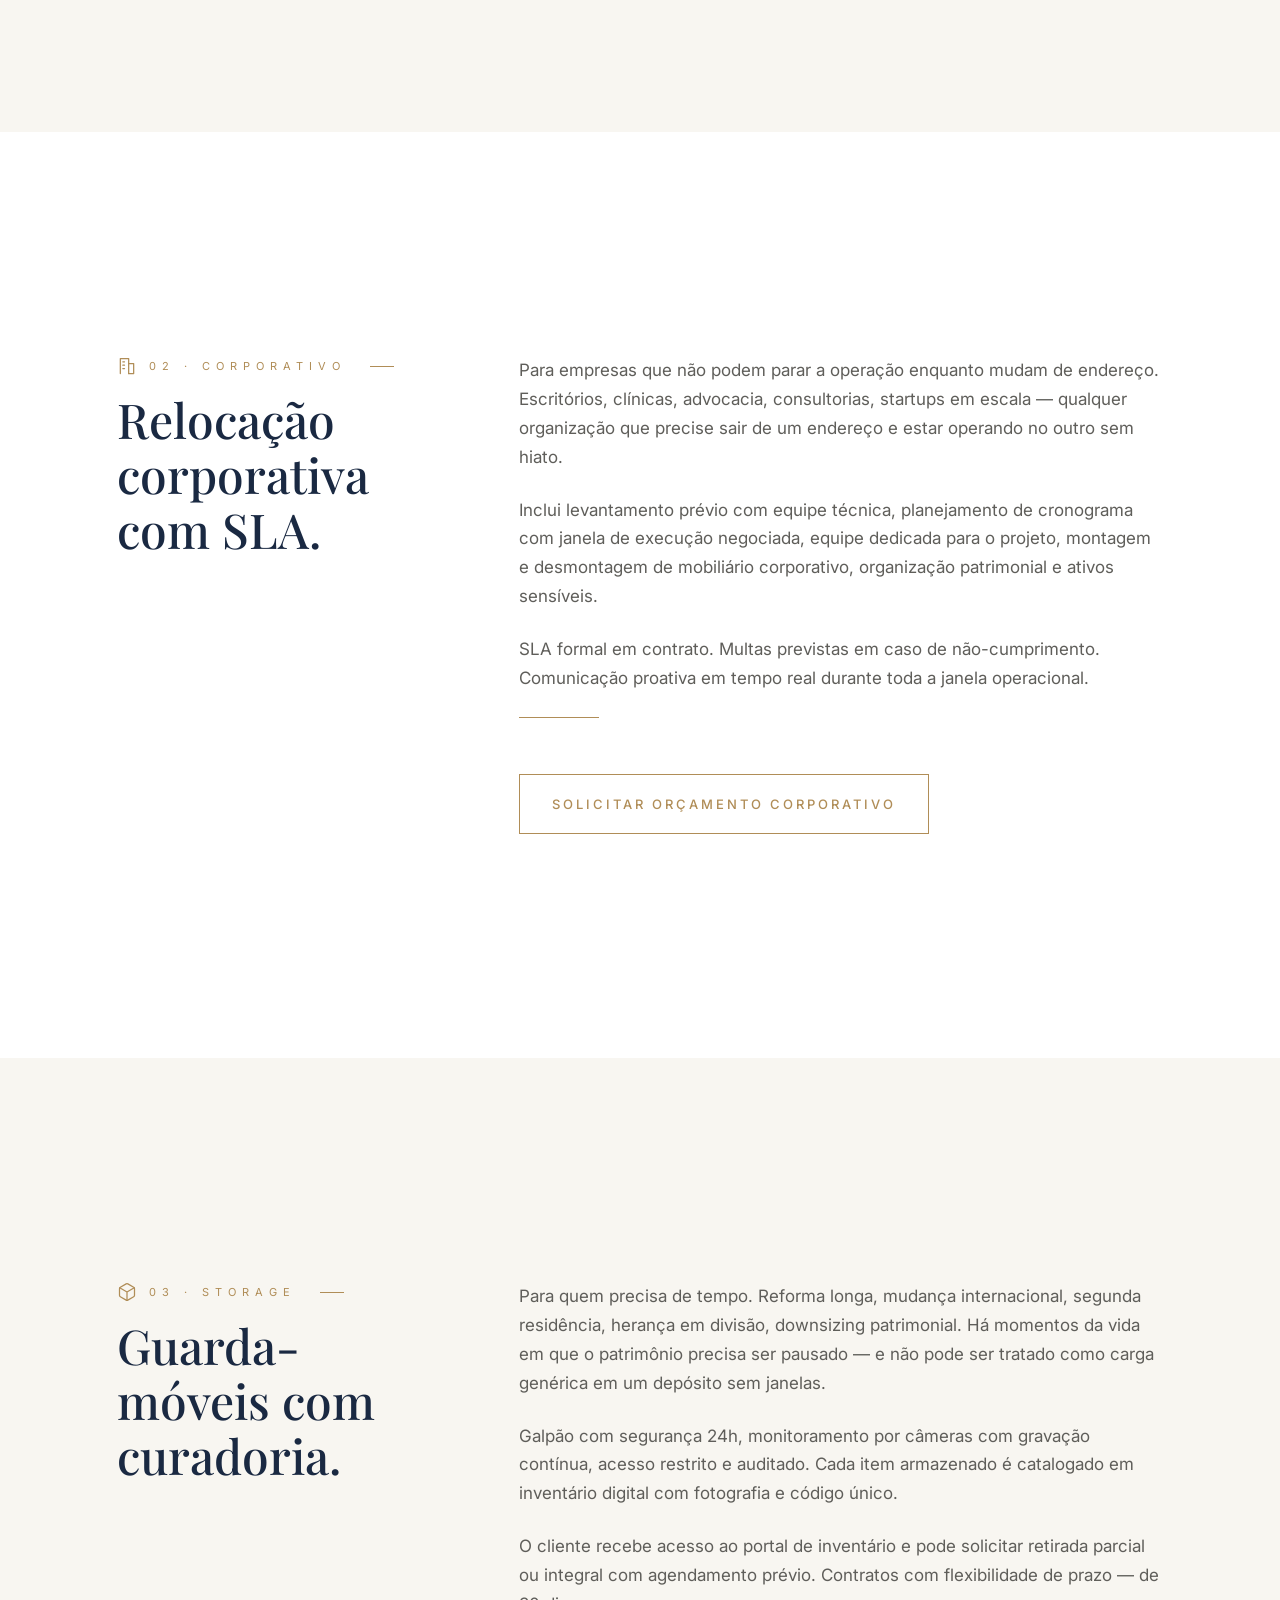
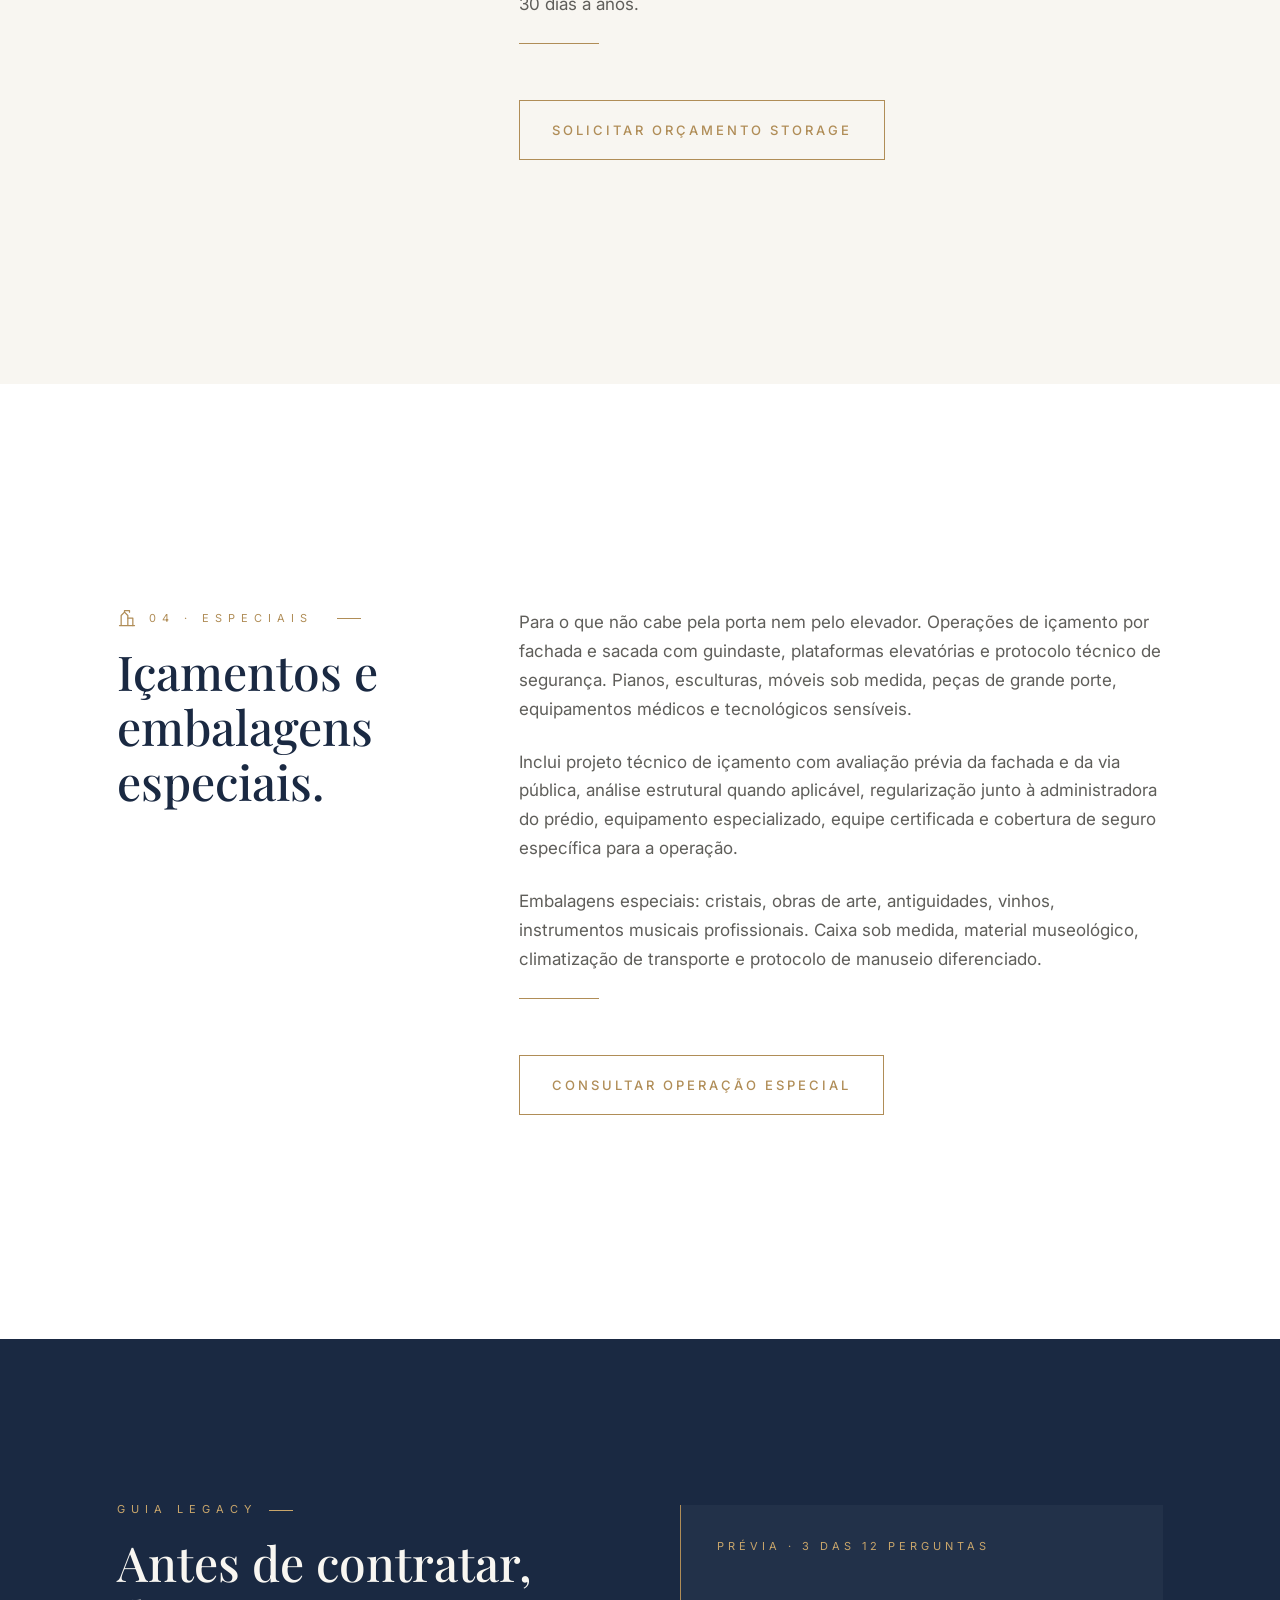
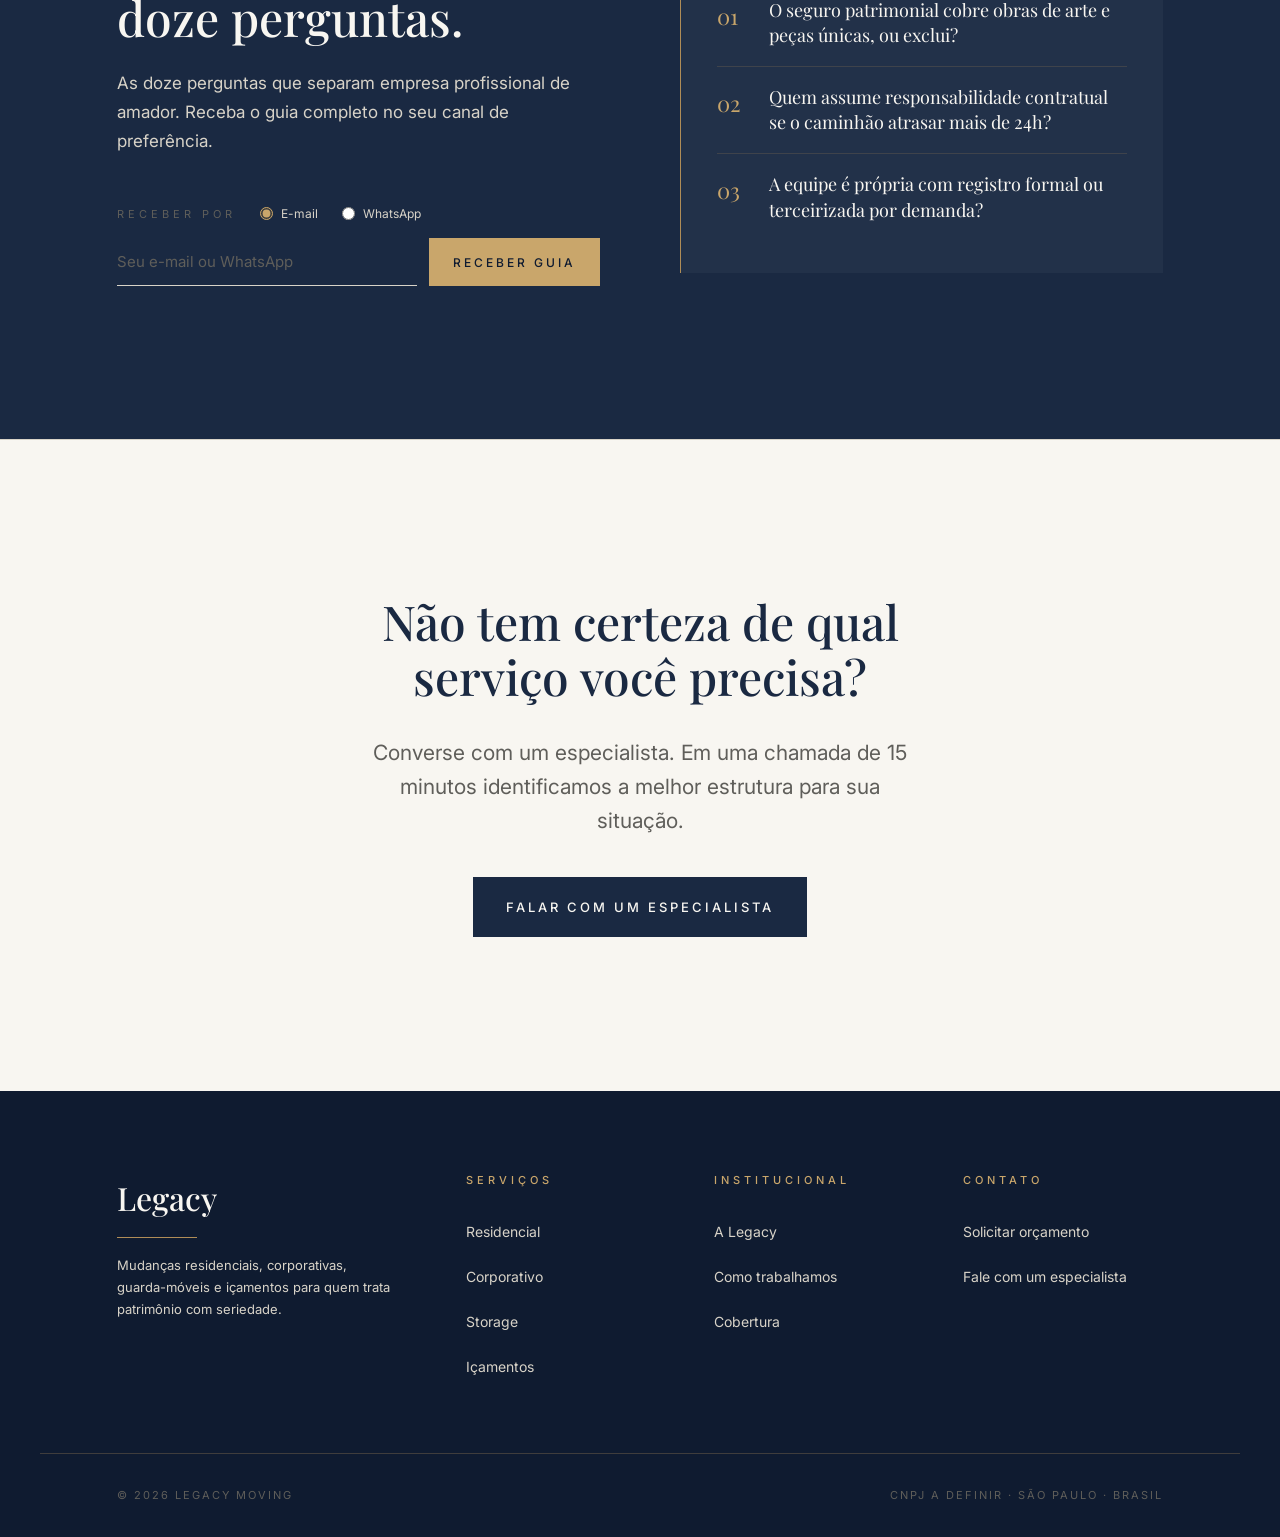
<file: servicos.html>
<!DOCTYPE html>
<html lang="pt-BR">
<head>
<meta charset="UTF-8">
<meta name="viewport" content="width=device-width, initial-scale=1.0">
<title>Serviços — Mudança Residencial, Corporativa, Storage e Içamentos | Legacy Moving</title>
<meta name="description" content="Quatro frentes integradas: mudança residencial de alto padrão, mudança corporativa com SLA, guarda-móveis com curadoria, içamentos e embalagens especiais. Uma única promessa de excelência.">
<meta name="keywords" content="mudança residencial premium, mudança corporativa SLA, guarda móveis curadoria, içamento de móveis, embalagem especial obras de arte, mudança alto padrão">
<link rel="canonical" href="https://legacymoving.com.br/servicos.html">
<meta property="og:title" content="Serviços Legacy Moving">
<meta property="og:type" content="website">
<link rel="stylesheet" href="styles.css">
</head>
<body>
<header class="site-header">
  <div class="site-header__inner">
    <a href="index.html" class="brand"><span class="brand__name">Legacy</span><span class="brand__bar"></span><span class="brand__descriptor">Moving</span></a>
    <button class="menu-toggle" aria-label="Abrir menu"><span></span><span></span><span></span></button>
    <nav class="site-nav" aria-label="Navegação principal"><a href="servicos.html">Serviços</a><a href="trabalhamos.html">Como trabalhamos</a><a href="cobertura.html">Cobertura</a><a href="legacy.html">A Legacy</a><a href="orcamento.html" class="cta">Orçamento</a><a href="contato.html">Fale com um especialista</a></nav>
  </div>
</header>
<main>
<section class="page-hero">
  <div class="container">
    <span class="eyebrow anim-up">Quatro frentes · uma marca</span>
    <h1 class="anim-up anim-delay-1">Serviços que respeitam o que importa.</h1>
    <p class="lead anim-up anim-delay-2">A Legacy opera em quatro frentes integradas sob uma única filosofia: previsibilidade, cuidado e padrão. Cada serviço é executado pela mesma equipe própria e a mesma garantia formal contratual.</p>
  </div>
</section>
<section id="residencial" class="content-section section">
  <div class="container">
    <div class="content-grid">
      <div class="reveal">
        <span class="eyebrow icon-line"><svg viewBox="0 0 24 24" fill="none" stroke="currentColor" stroke-width="1.5" stroke-linecap="round" stroke-linejoin="round"><path d="M3 12l9-9 9 9"/><path d="M5 10v10a1 1 0 001 1h12a1 1 0 001-1V10"/><path d="M10 21v-7h4v7"/></svg>01 · Residencial</span>
        <h2>Mudança residencial.</h2>
      </div>
      <div class="stack reveal reveal-delay-1">
        <p>Para famílias que se mudam carregando mais do que móveis: obras de arte, móveis de design, instrumentos, acervos, vinhos, peças com história. A operação Legacy é desenhada para que cada item receba o tratamento que o cliente daria.</p>
        <p>Inclui visita técnica presencial, inventário fotográfico digital de cada item, embalagem profissional com material premium padronizado, equipe própria uniformizada, transporte em frota Legacy e checklist de conformidade na entrega.</p>
        <p>Para itens de alto valor declarado, oferecemos protocolo de manuseio diferenciado e cobertura de seguro patrimonial específica.</p>
        <hr class="divider">
        <a href="orcamento.html?servico=residencial" class="btn btn--bronze"><span>Solicitar orçamento residencial</span></a>
      </div>
    </div>
  </div>
</section>

<section id="corporativo" class="content-section section" style="background: var(--white);">
  <div class="container">
    <div class="content-grid">
      <div class="reveal">
        <span class="eyebrow icon-line"><svg viewBox="0 0 24 24" fill="none" stroke="currentColor" stroke-width="1.5" stroke-linecap="round" stroke-linejoin="round"><path d="M4 21V3h10v18"/><path d="M14 9h6v12h-6"/><path d="M7 7h2M7 11h2M7 15h2"/></svg>02 · Corporativo</span>
        <h2>Relocação corporativa com SLA.</h2>
      </div>
      <div class="stack reveal reveal-delay-1">
        <p>Para empresas que não podem parar a operação enquanto mudam de endereço. Escritórios, clínicas, advocacia, consultorias, startups em escala — qualquer organização que precise sair de um endereço e estar operando no outro sem hiato.</p>
        <p>Inclui levantamento prévio com equipe técnica, planejamento de cronograma com janela de execução negociada, equipe dedicada para o projeto, montagem e desmontagem de mobiliário corporativo, organização patrimonial e ativos sensíveis.</p>
        <p>SLA formal em contrato. Multas previstas em caso de não-cumprimento. Comunicação proativa em tempo real durante toda a janela operacional.</p>
        <hr class="divider">
        <a href="orcamento.html?servico=corporativo" class="btn btn--bronze"><span>Solicitar orçamento corporativo</span></a>
      </div>
    </div>
  </div>
</section>

<section id="storage" class="content-section section">
  <div class="container">
    <div class="content-grid">
      <div class="reveal">
        <span class="eyebrow icon-line"><svg viewBox="0 0 24 24" fill="none" stroke="currentColor" stroke-width="1.5" stroke-linecap="round" stroke-linejoin="round"><path d="M21 16V8a2 2 0 00-1-1.73l-7-4a2 2 0 00-2 0l-7 4A2 2 0 003 8v8a2 2 0 001 1.73l7 4a2 2 0 002 0l7-4A2 2 0 0021 16z"/><path d="M3.27 6.96L12 12.01l8.73-5.05M12 22.08V12"/></svg>03 · Storage</span>
        <h2>Guarda-móveis com curadoria.</h2>
      </div>
      <div class="stack reveal reveal-delay-1">
        <p>Para quem precisa de tempo. Reforma longa, mudança internacional, segunda residência, herança em divisão, downsizing patrimonial. Há momentos da vida em que o patrimônio precisa ser pausado — e não pode ser tratado como carga genérica em um depósito sem janelas.</p>
        <p>Galpão com segurança 24h, monitoramento por câmeras com gravação contínua, acesso restrito e auditado. Cada item armazenado é catalogado em inventário digital com fotografia e código único.</p>
        <p>O cliente recebe acesso ao portal de inventário e pode solicitar retirada parcial ou integral com agendamento prévio. Contratos com flexibilidade de prazo — de 30 dias a anos.</p>
        <hr class="divider">
        <a href="orcamento.html?servico=storage" class="btn btn--bronze"><span>Solicitar orçamento storage</span></a>
      </div>
    </div>
  </div>
</section>

<section id="especiais" class="content-section section" style="background: var(--white);">
  <div class="container">
    <div class="content-grid">
      <div class="reveal">
        <span class="eyebrow icon-line"><svg viewBox="0 0 24 24" fill="none" stroke="currentColor" stroke-width="1.5" stroke-linecap="round" stroke-linejoin="round"><path d="M3 21h18M5 21V9l4-4 4 4v12"/><path d="M9 5V3h6v2"/><path d="M13 12h6v9"/></svg>04 · Especiais</span>
        <h2>Içamentos e embalagens especiais.</h2>
      </div>
      <div class="stack reveal reveal-delay-1">
        <p>Para o que não cabe pela porta nem pelo elevador. Operações de içamento por fachada e sacada com guindaste, plataformas elevatórias e protocolo técnico de segurança. Pianos, esculturas, móveis sob medida, peças de grande porte, equipamentos médicos e tecnológicos sensíveis.</p>
        <p>Inclui projeto técnico de içamento com avaliação prévia da fachada e da via pública, análise estrutural quando aplicável, regularização junto à administradora do prédio, equipamento especializado, equipe certificada e cobertura de seguro específica para a operação.</p>
        <p>Embalagens especiais: cristais, obras de arte, antiguidades, vinhos, instrumentos musicais profissionais. Caixa sob medida, material museológico, climatização de transporte e protocolo de manuseio diferenciado.</p>
        <hr class="divider">
        <a href="orcamento.html?servico=especiais" class="btn btn--bronze"><span>Consultar operação especial</span></a>
      </div>
    </div>
  </div>
</section>

<section class="guide">
  <div class="guide__inner">
    <div class="reveal">
      <span class="eyebrow guide__eyebrow">Guia Legacy</span>
      <h2>Antes de contratar, doze perguntas.</h2>
      <p class="guide__lead">As doze perguntas que separam empresa profissional de amador. Receba o guia completo no seu canal de preferência.</p>
      <form class="guide__form" data-form="guia" name="guia-legacy-servicos" method="POST" data-netlify="true">
        <input type="hidden" name="form-name" value="guia-legacy-servicos">
        <div class="guide__channels">
          <span>Receber por</span>
          <label class="guide__channel-pick"><input type="radio" name="canal" value="email" checked> E-mail</label>
          <label class="guide__channel-pick"><input type="radio" name="canal" value="whatsapp"> WhatsApp</label>
        </div>
        <div class="guide__form-row">
          <input type="text" name="contato" class="guide__input" placeholder="Seu e-mail ou WhatsApp" required>
          <button type="submit" class="guide__button">Receber guia</button>
        </div>
      </form>
    </div>
    <div class="guide__sample reveal reveal-delay-1">
      <span class="guide__sample-label">Prévia · 3 das 12 perguntas</span>
      <ul class="guide__questions">
        <li><span class="num">01</span><span class="q">O seguro patrimonial cobre obras de arte e peças únicas, ou exclui?</span></li>
        <li><span class="num">02</span><span class="q">Quem assume responsabilidade contratual se o caminhão atrasar mais de 24h?</span></li>
        <li><span class="num">03</span><span class="q">A equipe é própria com registro formal ou terceirizada por demanda?</span></li>
      </ul>
    </div>
  </div>
</section>

<section class="cta-section">
  <div class="container reveal">
    <h2>Não tem certeza de qual serviço você precisa?</h2>
    <p class="lead" style="margin: 0 auto 40px; max-width: 540px;">Converse com um especialista. Em uma chamada de 15 minutos identificamos a melhor estrutura para sua situação.</p>
    <a href="contato.html" class="btn btn--primary"><span>Falar com um especialista</span></a>
  </div>
</section>
</main>

<footer class="site-footer">
  <div class="site-footer__inner">
    <div><span class="site-footer__brand">Legacy</span><hr class="divider" style="margin: 8px 0 16px;"><p class="site-footer__tagline">Mudanças residenciais, corporativas, guarda-móveis e içamentos para quem trata patrimônio com seriedade.</p></div>
    <div><h5>Serviços</h5><ul><li><a href="servicos.html#residencial">Residencial</a></li><li><a href="servicos.html#corporativo">Corporativo</a></li><li><a href="servicos.html#storage">Storage</a></li><li><a href="servicos.html#especiais">Içamentos</a></li></ul></div>
    <div><h5>Institucional</h5><ul><li><a href="legacy.html">A Legacy</a></li><li><a href="trabalhamos.html">Como trabalhamos</a></li><li><a href="cobertura.html">Cobertura</a></li></ul></div>
    <div><h5>Contato</h5><ul><li><a href="orcamento.html">Solicitar orçamento</a></li><li><a href="contato.html">Fale com um especialista</a></li></ul></div>
  </div>
  <div class="site-footer__bottom"><span>© 2026 Legacy Moving</span><span>CNPJ a definir · São Paulo · Brasil</span></div>
</footer>

<a href="https://wa.me/5511900000000?text=Ol%C3%A1%2C%20gostaria%20de%20conversar%20com%20a%20Legacy%20Moving." target="_blank" rel="noopener" class="whatsapp-fab" aria-label="Conversar via WhatsApp">
  <svg viewBox="0 0 24 24" xmlns="http://www.w3.org/2000/svg" aria-hidden="true"><path d="M17.472 14.382c-.297-.149-1.758-.867-2.03-.967-.273-.099-.471-.148-.67.15-.197.297-.767.966-.94 1.164-.173.199-.347.223-.644.075-.297-.15-1.255-.463-2.39-1.475-.883-.788-1.48-1.761-1.653-2.059-.173-.297-.018-.458.13-.606.134-.133.298-.347.446-.52.149-.174.198-.298.298-.497.099-.198.05-.371-.025-.52-.075-.149-.669-1.612-.916-2.207-.242-.579-.487-.5-.669-.51-.173-.008-.371-.01-.57-.01-.198 0-.52.074-.792.372-.272.297-1.04 1.016-1.04 2.479 0 1.462 1.065 2.875 1.213 3.074.149.198 2.096 3.2 5.077 4.487.709.306 1.262.489 1.694.625.712.227 1.36.195 1.871.118.571-.085 1.758-.719 2.006-1.413.248-.694.248-1.289.173-1.413-.074-.124-.272-.198-.57-.347m-5.421 7.403h-.004a9.87 9.87 0 0 1-5.031-1.378l-.361-.214-3.741.982.998-3.648-.235-.374a9.86 9.86 0 0 1-1.51-5.26c.001-5.45 4.436-9.884 9.888-9.884 2.64 0 5.122 1.03 6.988 2.898a9.825 9.825 0 0 1 2.893 6.994c-.003 5.45-4.437 9.884-9.885 9.884m8.413-18.297A11.815 11.815 0 0 0 12.05 0C5.495 0 .16 5.335.157 11.892c0 2.096.547 4.142 1.588 5.945L.057 24l6.305-1.654a11.882 11.882 0 0 0 5.683 1.448h.005c6.554 0 11.89-5.335 11.893-11.893a11.821 11.821 0 0 0-3.48-8.413z"/></svg>
  <span class="whatsapp-fab__tooltip">Conversar agora</span>
</a>
<script src="main.js" defer></script>
</body>
</html>
</file>
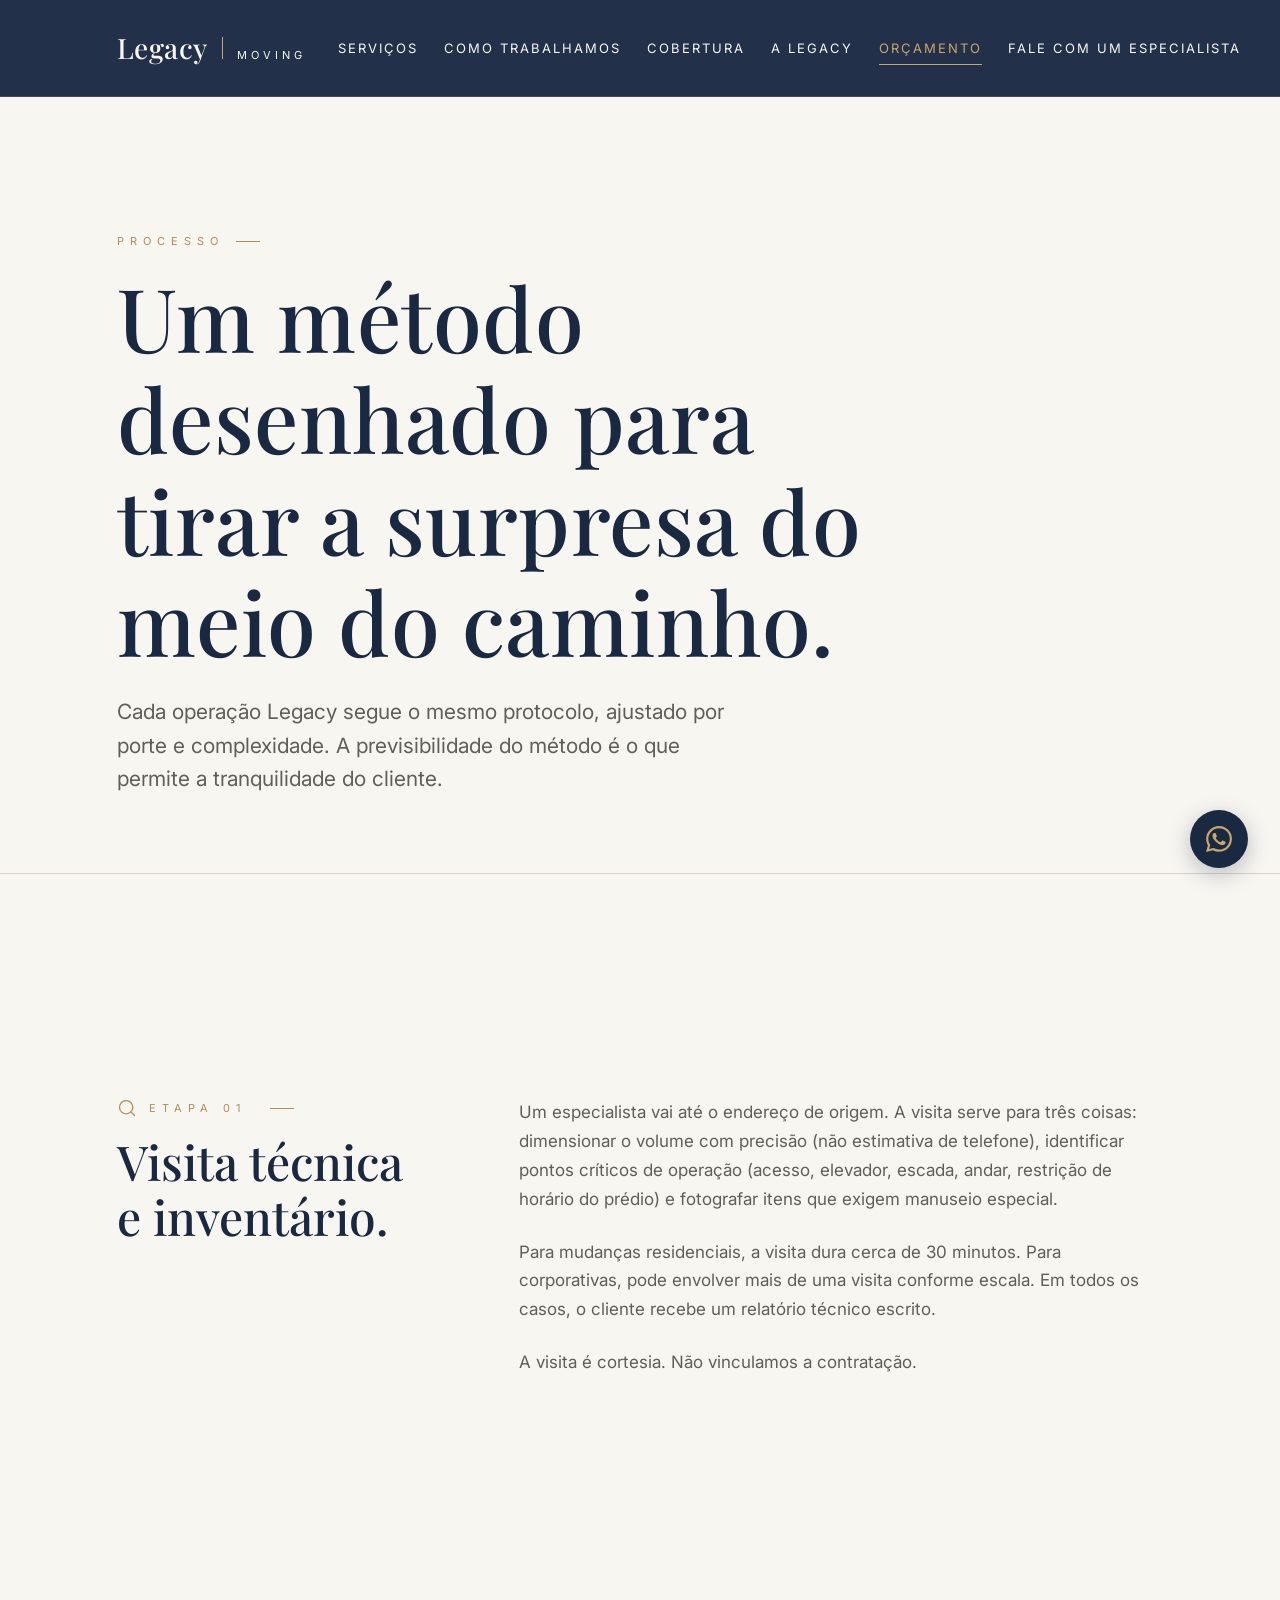
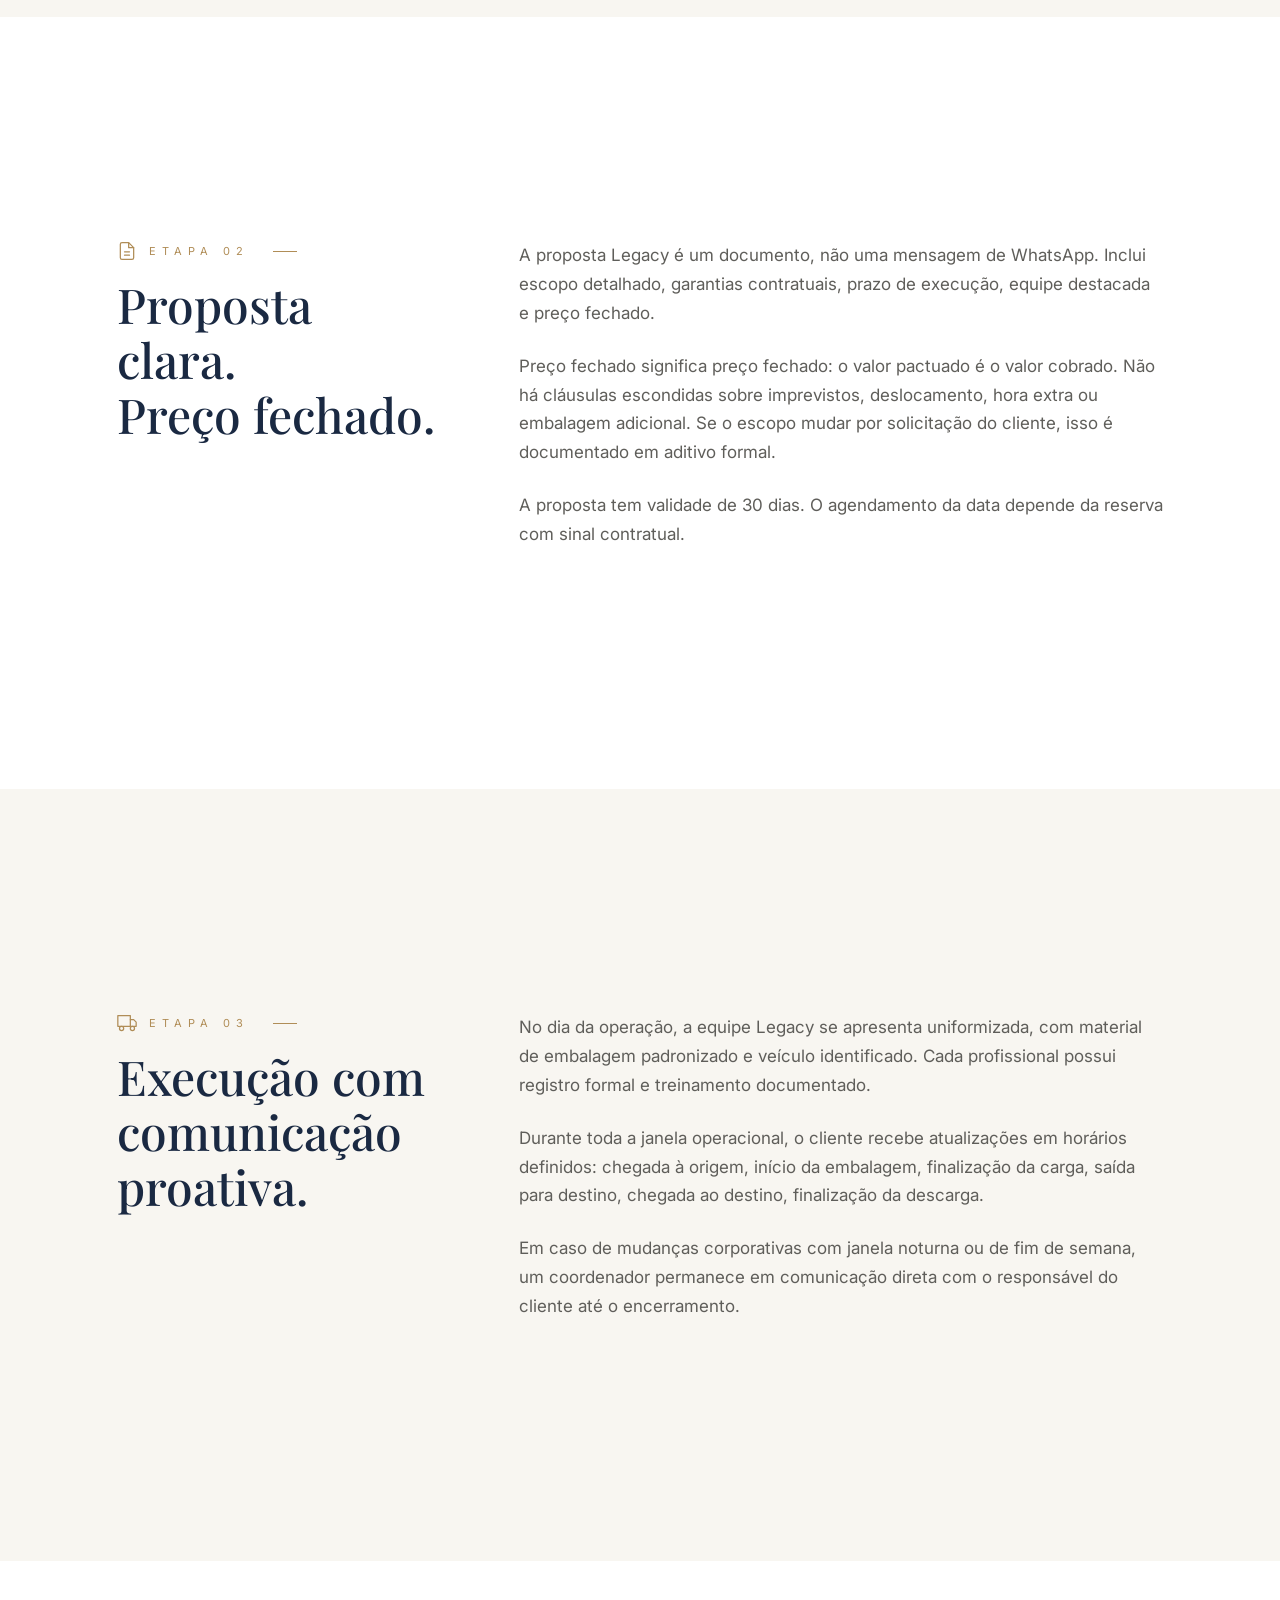
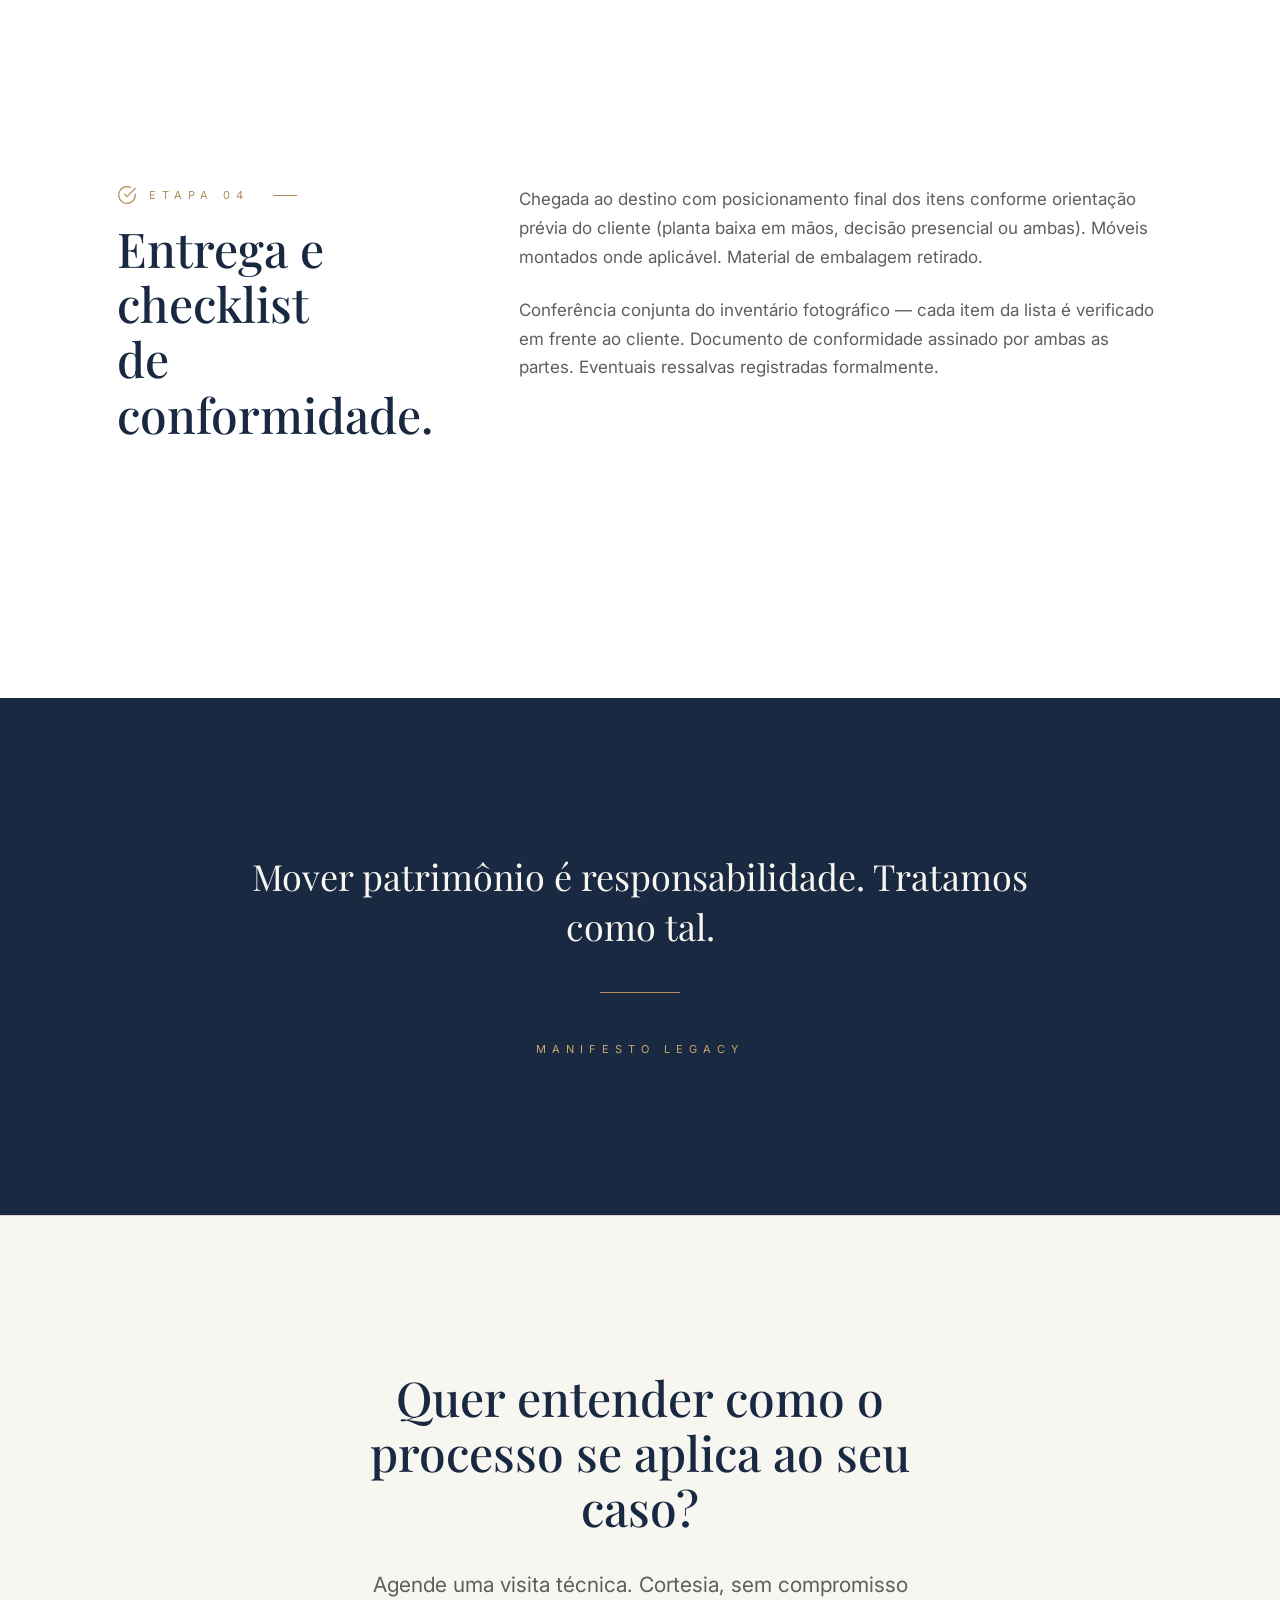
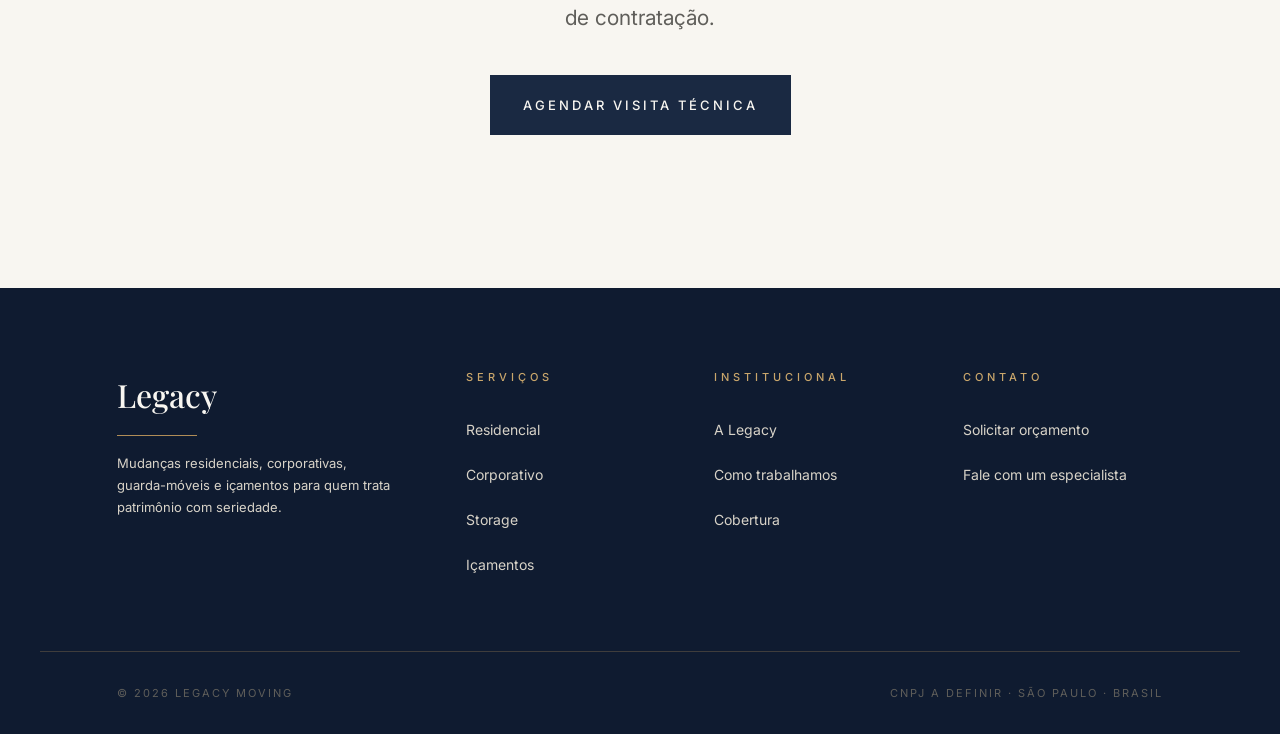
<file: trabalhamos.html>
<!DOCTYPE html>
<html lang="pt-BR">
<head>
<meta charset="UTF-8">
<meta name="viewport" content="width=device-width, initial-scale=1.0">
<title>Como Trabalhamos — Processo Legacy em 4 etapas | Legacy Moving</title>
<meta name="description" content="Método Legacy: visita técnica e inventário, proposta com preço fechado, execução com comunicação proativa, entrega com checklist de conformidade. Sem surpresa.">
<meta name="keywords" content="processo mudança, visita técnica mudança, orçamento mudança fechado, inventário mudança">
<link rel="canonical" href="https://legacymoving.com.br/trabalhamos.html">
<link rel="stylesheet" href="styles.css">
</head>
<body>
<header class="site-header">
  <div class="site-header__inner">
    <a href="index.html" class="brand"><span class="brand__name">Legacy</span><span class="brand__bar"></span><span class="brand__descriptor">Moving</span></a>
    <button class="menu-toggle" aria-label="Abrir menu"><span></span><span></span><span></span></button>
    <nav class="site-nav" aria-label="Navegação principal"><a href="servicos.html">Serviços</a><a href="trabalhamos.html">Como trabalhamos</a><a href="cobertura.html">Cobertura</a><a href="legacy.html">A Legacy</a><a href="orcamento.html" class="cta">Orçamento</a><a href="contato.html">Fale com um especialista</a></nav>
  </div>
</header>
<main>
<section class="page-hero">
  <div class="container">
    <span class="eyebrow anim-up">Processo</span>
    <h1 class="anim-up anim-delay-1">Um método desenhado para tirar a surpresa do meio do caminho.</h1>
    <p class="lead anim-up anim-delay-2">Cada operação Legacy segue o mesmo protocolo, ajustado por porte e complexidade. A previsibilidade do método é o que permite a tranquilidade do cliente.</p>
  </div>
</section>
<section class="content-section section">
  <div class="container">
    <div class="content-grid">
      <div class="reveal">
        <span class="eyebrow icon-line"><svg viewBox="0 0 24 24" fill="none" stroke="currentColor" stroke-width="1.5" stroke-linecap="round" stroke-linejoin="round"><circle cx="11" cy="11" r="8"/><path d="M21 21l-4.35-4.35"/></svg>Etapa 01</span>
        <h2>Visita técnica<br>e inventário.</h2>
      </div>
      <div class="stack reveal reveal-delay-1">
        <p>Um especialista vai até o endereço de origem. A visita serve para três coisas: dimensionar o volume com precisão (não estimativa de telefone), identificar pontos críticos de operação (acesso, elevador, escada, andar, restrição de horário do prédio) e fotografar itens que exigem manuseio especial.</p>
        <p>Para mudanças residenciais, a visita dura cerca de 30 minutos. Para corporativas, pode envolver mais de uma visita conforme escala. Em todos os casos, o cliente recebe um relatório técnico escrito.</p>
        <p>A visita é cortesia. Não vinculamos a contratação.</p>
      </div>
    </div>
  </div>
</section>

<section class="content-section section" style="background: var(--white);">
  <div class="container">
    <div class="content-grid">
      <div class="reveal">
        <span class="eyebrow icon-line"><svg viewBox="0 0 24 24" fill="none" stroke="currentColor" stroke-width="1.5" stroke-linecap="round" stroke-linejoin="round"><path d="M14 2H6a2 2 0 00-2 2v16a2 2 0 002 2h12a2 2 0 002-2V8z"/><path d="M14 2v6h6M9 13h6M9 17h6"/></svg>Etapa 02</span>
        <h2>Proposta clara.<br>Preço fechado.</h2>
      </div>
      <div class="stack reveal reveal-delay-1">
        <p>A proposta Legacy é um documento, não uma mensagem de WhatsApp. Inclui escopo detalhado, garantias contratuais, prazo de execução, equipe destacada e preço fechado.</p>
        <p>Preço fechado significa preço fechado: o valor pactuado é o valor cobrado. Não há cláusulas escondidas sobre imprevistos, deslocamento, hora extra ou embalagem adicional. Se o escopo mudar por solicitação do cliente, isso é documentado em aditivo formal.</p>
        <p>A proposta tem validade de 30 dias. O agendamento da data depende da reserva com sinal contratual.</p>
      </div>
    </div>
  </div>
</section>

<section class="content-section section">
  <div class="container">
    <div class="content-grid">
      <div class="reveal">
        <span class="eyebrow icon-line"><svg viewBox="0 0 24 24" fill="none" stroke="currentColor" stroke-width="1.5" stroke-linecap="round" stroke-linejoin="round"><path d="M1 3h15v13H1z"/><path d="M16 8h4l3 3v5h-7"/><circle cx="5.5" cy="18.5" r="2.5"/><circle cx="18.5" cy="18.5" r="2.5"/></svg>Etapa 03</span>
        <h2>Execução com<br>comunicação proativa.</h2>
      </div>
      <div class="stack reveal reveal-delay-1">
        <p>No dia da operação, a equipe Legacy se apresenta uniformizada, com material de embalagem padronizado e veículo identificado. Cada profissional possui registro formal e treinamento documentado.</p>
        <p>Durante toda a janela operacional, o cliente recebe atualizações em horários definidos: chegada à origem, início da embalagem, finalização da carga, saída para destino, chegada ao destino, finalização da descarga.</p>
        <p>Em caso de mudanças corporativas com janela noturna ou de fim de semana, um coordenador permanece em comunicação direta com o responsável do cliente até o encerramento.</p>
      </div>
    </div>
  </div>
</section>

<section class="content-section section" style="background: var(--white);">
  <div class="container">
    <div class="content-grid">
      <div class="reveal">
        <span class="eyebrow icon-line"><svg viewBox="0 0 24 24" fill="none" stroke="currentColor" stroke-width="1.5" stroke-linecap="round" stroke-linejoin="round"><path d="M22 11.08V12a10 10 0 11-5.93-9.14"/><path d="M22 4L12 14.01l-3-3"/></svg>Etapa 04</span>
        <h2>Entrega e checklist<br>de conformidade.</h2>
      </div>
      <div class="stack reveal reveal-delay-1">
        <p>Chegada ao destino com posicionamento final dos itens conforme orientação prévia do cliente (planta baixa em mãos, decisão presencial ou ambas). Móveis montados onde aplicável. Material de embalagem retirado.</p>
        <p>Conferência conjunta do inventário fotográfico — cada item da lista é verificado em frente ao cliente. Documento de conformidade assinado por ambas as partes. Eventuais ressalvas registradas formalmente.</p>
      </div>
    </div>
  </div>
</section>

<section class="quote">
  <div class="container reveal">
    <blockquote>Mover patrimônio é responsabilidade. Tratamos como tal.</blockquote>
    <hr class="divider divider--center">
    <cite>Manifesto Legacy</cite>
  </div>
</section>

<section class="cta-section">
  <div class="container reveal">
    <h2>Quer entender como o processo se aplica ao seu caso?</h2>
    <p class="lead" style="margin: 0 auto 40px; max-width: 540px;">Agende uma visita técnica. Cortesia, sem compromisso de contratação.</p>
    <a href="orcamento.html" class="btn btn--primary"><span>Agendar visita técnica</span></a>
  </div>
</section>
</main>

<footer class="site-footer">
  <div class="site-footer__inner">
    <div><span class="site-footer__brand">Legacy</span><hr class="divider" style="margin: 8px 0 16px;"><p class="site-footer__tagline">Mudanças residenciais, corporativas, guarda-móveis e içamentos para quem trata patrimônio com seriedade.</p></div>
    <div><h5>Serviços</h5><ul><li><a href="servicos.html#residencial">Residencial</a></li><li><a href="servicos.html#corporativo">Corporativo</a></li><li><a href="servicos.html#storage">Storage</a></li><li><a href="servicos.html#especiais">Içamentos</a></li></ul></div>
    <div><h5>Institucional</h5><ul><li><a href="legacy.html">A Legacy</a></li><li><a href="trabalhamos.html">Como trabalhamos</a></li><li><a href="cobertura.html">Cobertura</a></li></ul></div>
    <div><h5>Contato</h5><ul><li><a href="orcamento.html">Solicitar orçamento</a></li><li><a href="contato.html">Fale com um especialista</a></li></ul></div>
  </div>
  <div class="site-footer__bottom"><span>© 2026 Legacy Moving</span><span>CNPJ a definir · São Paulo · Brasil</span></div>
</footer>

<a href="https://wa.me/5511900000000?text=Ol%C3%A1%2C%20gostaria%20de%20conversar%20com%20a%20Legacy%20Moving." target="_blank" rel="noopener" class="whatsapp-fab" aria-label="Conversar via WhatsApp">
  <svg viewBox="0 0 24 24" xmlns="http://www.w3.org/2000/svg" aria-hidden="true"><path d="M17.472 14.382c-.297-.149-1.758-.867-2.03-.967-.273-.099-.471-.148-.67.15-.197.297-.767.966-.94 1.164-.173.199-.347.223-.644.075-.297-.15-1.255-.463-2.39-1.475-.883-.788-1.48-1.761-1.653-2.059-.173-.297-.018-.458.13-.606.134-.133.298-.347.446-.52.149-.174.198-.298.298-.497.099-.198.05-.371-.025-.52-.075-.149-.669-1.612-.916-2.207-.242-.579-.487-.5-.669-.51-.173-.008-.371-.01-.57-.01-.198 0-.52.074-.792.372-.272.297-1.04 1.016-1.04 2.479 0 1.462 1.065 2.875 1.213 3.074.149.198 2.096 3.2 5.077 4.487.709.306 1.262.489 1.694.625.712.227 1.36.195 1.871.118.571-.085 1.758-.719 2.006-1.413.248-.694.248-1.289.173-1.413-.074-.124-.272-.198-.57-.347m-5.421 7.403h-.004a9.87 9.87 0 0 1-5.031-1.378l-.361-.214-3.741.982.998-3.648-.235-.374a9.86 9.86 0 0 1-1.51-5.26c.001-5.45 4.436-9.884 9.888-9.884 2.64 0 5.122 1.03 6.988 2.898a9.825 9.825 0 0 1 2.893 6.994c-.003 5.45-4.437 9.884-9.885 9.884m8.413-18.297A11.815 11.815 0 0 0 12.05 0C5.495 0 .16 5.335.157 11.892c0 2.096.547 4.142 1.588 5.945L.057 24l6.305-1.654a11.882 11.882 0 0 0 5.683 1.448h.005c6.554 0 11.89-5.335 11.893-11.893a11.821 11.821 0 0 0-3.48-8.413z"/></svg>
  <span class="whatsapp-fab__tooltip">Conversar agora</span>
</a>
<script src="main.js" defer></script>
</body>
</html>
</file>
<file: styles.css>
/* LEGACY MOVING — Stylesheet v1.1 · Premium Editorial */
@import url('https://fonts.googleapis.com/css2?family=Playfair+Display:wght@400;500;700&family=Inter:wght@400;500;700&display=swap');
*, *::before, *::after { box-sizing: border-box; margin: 0; padding: 0; }
html { scroll-behavior: smooth; }
:root {
  --navy: #1A2942; --navy-deep: #0F1B30; --ivory: #F8F6F1; --white: #FFFFFF;
  --bronze: #B08D57; --champagne: #C9A66B; --gray-text: #5F5E5A;
  --gray-line: #D8D3C8; --gray-soft: #EEE8DC;
  --font-serif: 'Playfair Display', 'Didot', 'Bodoni 72', Georgia, serif;
  --font-sans: 'Inter', 'Helvetica Neue', Arial, sans-serif;
  --container: 1200px; --gutter: 6%;
  --ease: cubic-bezier(0.22, 0.61, 0.36, 1);
}
body { font-family: var(--font-sans); font-weight: 400; font-size: 17px; line-height: 1.7; color: var(--navy); background: var(--ivory); -webkit-font-smoothing: antialiased; }
img, svg { max-width: 100%; height: auto; display: block; }
a { color: inherit; text-decoration: none; transition: color 0.3s var(--ease), opacity 0.3s var(--ease); }
h1, h2, h3, h4 { font-family: var(--font-serif); font-weight: 500; color: var(--navy); line-height: 1.15; }
h1 { font-size: clamp(40px, 7vw, 88px); letter-spacing: 0.5px; }
h2 { font-size: clamp(32px, 4.5vw, 48px); }
h3 { font-size: clamp(22px, 2.5vw, 32px); }
h4 { font-size: clamp(18px, 2vw, 22px); }
p { margin-bottom: 1em; } p:last-child { margin-bottom: 0; }
.eyebrow { font-family: var(--font-sans); font-weight: 400; font-size: 11px; letter-spacing: 6px; text-transform: uppercase; color: var(--bronze); margin-bottom: 16px; display: inline-block; position: relative; }
.eyebrow::after { content: ''; display: inline-block; width: 24px; height: 1px; background: var(--bronze); vertical-align: middle; margin-left: 12px; }
.lead { font-size: clamp(17px, 2vw, 21px); line-height: 1.6; color: var(--gray-text); font-weight: 400; max-width: 640px; }
.container { width: 100%; max-width: var(--container); margin: 0 auto; padding: 0 var(--gutter); }
.section { padding: clamp(64px, 10vw, 128px) 0; }
.divider { width: 80px; height: 1px; background: var(--bronze); border: none; margin: 32px 0; transform-origin: left; }
.divider--center { margin-left: auto; margin-right: auto; transform-origin: center; }

/* HEADER */
.site-header { position: sticky; top: 0; background: rgba(26, 41, 66, 0.96); backdrop-filter: blur(14px); -webkit-backdrop-filter: blur(14px); z-index: 100; border-bottom: 0.5px solid rgba(176, 141, 87, 0.28); transition: padding 0.3s var(--ease); }
.site-header__inner { display: flex; align-items: center; justify-content: space-between; padding: 24px var(--gutter); max-width: var(--container); margin: 0 auto; gap: 32px; }
.brand { display: inline-flex; align-items: baseline; gap: 14px; flex-shrink: 0; white-space: nowrap; }
.brand__name { font-family: var(--font-serif); font-weight: 500; font-size: 28px; color: var(--ivory); letter-spacing: 0.5px; white-space: nowrap; }
.brand__bar { width: 1px; height: 22px; background: var(--champagne); align-self: center; transition: height 0.3s var(--ease); flex-shrink: 0; }
.brand:hover .brand__bar { height: 28px; }
.brand__descriptor { font-family: var(--font-sans); font-weight: 400; font-size: 11px; letter-spacing: 4px; color: var(--ivory); text-transform: uppercase; white-space: nowrap; }
.site-nav { display: flex; align-items: center; gap: 26px; flex-wrap: nowrap; }
.site-nav a { font-family: var(--font-sans); font-weight: 400; font-size: 13px; letter-spacing: 2px; text-transform: uppercase; color: var(--ivory); position: relative; padding: 4px 0; white-space: nowrap; }
@media (max-width: 1200px) { .site-nav { gap: 20px; } .site-nav a { font-size: 12px; letter-spacing: 1.5px; } }
@media (max-width: 1040px) { .site-nav a[href="contato.html"]:not(.cta) { display: none; } }
.site-nav a::after { content: ''; position: absolute; bottom: -2px; left: 0; width: 0; height: 1px; background: var(--champagne); transition: width 0.35s var(--ease); }
.site-nav a:hover::after, .site-nav a.cta::after { width: 100%; }
.site-nav a.cta { color: var(--champagne); }
.menu-toggle { display: none; background: none; border: none; cursor: pointer; padding: 8px; flex-direction: column; gap: 5px; }
.menu-toggle span { display: block; width: 22px; height: 1px; background: var(--ivory); transition: all 0.3s var(--ease); }
@media (max-width: 880px) {
  .site-nav { display: none; position: absolute; top: 100%; left: 0; right: 0; flex-direction: column; gap: 0; padding: 24px var(--gutter); background: var(--navy); border-bottom: 0.5px solid rgba(176, 141, 87, 0.28); }
  .site-nav.active { display: flex; }
  .site-nav a { padding: 16px 0; border-bottom: 0.5px solid rgba(248, 246, 241, 0.08); width: 100%; }
  .menu-toggle { display: flex; }
}

/* HERO */
.hero { background: var(--ivory); padding: clamp(80px, 12vw, 160px) 0; }
.hero__inner { max-width: var(--container); margin: 0 auto; padding: 0 var(--gutter); display: grid; grid-template-columns: 1.1fr 1fr; gap: 80px; align-items: center; }
.hero__title { margin-bottom: 24px; }
.hero__lead { margin-bottom: 40px; }
.hero__carousel { aspect-ratio: 4/5; background: var(--gray-soft); position: relative; overflow: hidden; }
.hero__slide { position: absolute; inset: 0; background-size: cover; background-position: center; opacity: 0; transition: opacity 1.4s var(--ease); }
.hero__slide.active { opacity: 1; }
.hero__slide::after { content: ''; position: absolute; inset: 0; background: linear-gradient(180deg, rgba(26,41,66,0) 50%, rgba(26,41,66,0.55) 100%); pointer-events: none; }
.hero__slide-label { position: absolute; bottom: 28px; left: 28px; font-family: var(--font-sans); font-weight: 500; font-size: 11px; letter-spacing: 4px; text-transform: uppercase; color: var(--ivory); padding: 8px 14px; background: rgba(15,27,48,0.55); backdrop-filter: blur(10px); -webkit-backdrop-filter: blur(10px); z-index: 2; border-left: 1px solid var(--champagne); }
.hero__indicators { position: absolute; bottom: 28px; right: 28px; display: flex; gap: 8px; z-index: 2; }
.hero__indicator { width: 28px; height: 2px; background: rgba(248,246,241,0.35); border: none; padding: 0; cursor: pointer; transition: background 0.4s var(--ease); }
.hero__indicator.active { background: var(--champagne); }
.hero__indicator:hover { background: rgba(201,166,107,0.7); }
@media (max-width: 880px) { .hero__inner { grid-template-columns: 1fr; gap: 48px; } .hero__carousel { aspect-ratio: 16/11; order: -1; } }

/* BOTÕES */
.btn { display: inline-flex; align-items: center; gap: 12px; font-family: var(--font-sans); font-weight: 500; font-size: 13px; letter-spacing: 3px; text-transform: uppercase; padding: 18px 32px; border: 1px solid var(--navy); background: transparent; color: var(--navy); cursor: pointer; transition: all 0.4s var(--ease); position: relative; overflow: hidden; }
.btn span { position: relative; z-index: 2; transition: color 0.3s var(--ease); }
.btn::before { content: ''; position: absolute; inset: 0; background: var(--navy); transform: translateY(101%); transition: transform 0.45s var(--ease); z-index: 1; }
.btn:hover::before { transform: translateY(0); }
.btn:hover { color: var(--ivory); }
.btn--primary { background: var(--navy); color: var(--ivory); }
.btn--primary::before { background: var(--navy-deep); }
.btn--bronze { border-color: var(--bronze); color: var(--bronze); }
.btn--bronze::before { background: var(--bronze); }
.btn--bronze:hover { color: var(--ivory); }
.btn--ghost { border: none; border-bottom: 1px solid var(--bronze); padding: 8px 0; color: var(--bronze); border-radius: 0; }
.btn--ghost::before { display: none; }
.btn--ghost::after { content: '→'; display: inline-block; transition: transform 0.3s var(--ease); margin-left: 8px; }
.btn--ghost:hover::after { transform: translateX(6px); }
.btn--ghost:hover { color: var(--navy); }

/* SERVIÇOS */
.services { background: var(--ivory); }
.service { display: grid; grid-template-columns: auto 1fr 1.5fr; gap: 40px 60px; padding: clamp(48px, 8vw, 96px) 0; border-bottom: 0.5px solid var(--gray-line); align-items: start; transition: padding-left 0.4s var(--ease); }
.service:last-child { border-bottom: none; }
.service:hover { padding-left: 16px; }
.service__number { font-family: var(--font-serif); font-weight: 400; font-size: clamp(48px, 6vw, 80px); color: var(--bronze); line-height: 1; transition: color 0.3s var(--ease); }
.service:hover .service__number { color: var(--champagne); }
.service__icon { color: var(--navy); transition: color 0.3s var(--ease); align-self: start; padding-top: 8px; }
.service:hover .service__icon { color: var(--bronze); }
.service__icon svg { width: 36px; height: 36px; }
.service__content h3 { margin-bottom: 16px; }
.service__content p { color: var(--gray-text); max-width: 540px; margin-bottom: 24px; }
@media (max-width: 880px) { .service { grid-template-columns: 1fr; gap: 16px; } .service:hover { padding-left: 0; } }

/* PROCESSO */
.process { background: var(--white); }
.process__grid { display: grid; grid-template-columns: repeat(4, 1fr); gap: 48px; margin-top: 64px; }
.process__step { padding: 24px 0; border-top: 0.5px solid var(--gray-line); transition: border-color 0.3s var(--ease); }
.process__step:hover { border-top-color: var(--bronze); }
.process__step .number { font-family: var(--font-serif); font-weight: 400; font-size: 28px; color: var(--bronze); display: block; margin-bottom: 16px; }
.process__step h4 { margin-bottom: 12px; color: var(--navy); }
.process__step p { font-size: 15px; color: var(--gray-text); line-height: 1.6; }
@media (max-width: 880px) { .process__grid { grid-template-columns: 1fr 1fr; gap: 32px; } }
@media (max-width: 540px) { .process__grid { grid-template-columns: 1fr; } }

/* CITAÇÃO */
.quote { background: var(--navy); color: var(--ivory); padding: clamp(80px, 12vw, 160px) 0; text-align: center; }
.quote blockquote { font-family: var(--font-serif); font-weight: 400; font-size: clamp(22px, 3vw, 36px); line-height: 1.4; max-width: 800px; margin: 0 auto; }
.quote .divider { background: var(--bronze); margin: 40px auto; }
.quote cite { font-family: var(--font-sans); font-style: normal; font-size: 11px; letter-spacing: 6px; text-transform: uppercase; color: var(--champagne); }

/* COBERTURA */
.coverage { background: var(--ivory); }
.coverage__grid { display: grid; grid-template-columns: repeat(3, 1fr); gap: 32px; margin-top: 48px; }
.coverage__city { font-family: var(--font-sans); font-weight: 500; font-size: 14px; letter-spacing: 3px; text-transform: uppercase; color: var(--navy); padding: 20px 0; border-bottom: 0.5px solid var(--gray-line); transition: color 0.3s var(--ease), border-color 0.3s var(--ease), padding-left 0.3s var(--ease); }
.coverage__city:hover { color: var(--bronze); border-bottom-color: var(--bronze); padding-left: 8px; }
@media (max-width: 720px) { .coverage__grid { grid-template-columns: 1fr 1fr; } }

/* CTA */
.cta-section { background: var(--ivory); text-align: center; padding: clamp(80px, 12vw, 160px) 0; border-top: 0.5px solid var(--gray-line); }
.cta-section h2 { margin-bottom: 32px; max-width: 600px; margin-left: auto; margin-right: auto; }

/* GUIA LEGACY — LEAD CAPTURE */
.guide { background: var(--navy); color: var(--ivory); padding: clamp(80px, 12vw, 160px) 0; position: relative; overflow: hidden; }
.guide__inner { max-width: var(--container); margin: 0 auto; padding: 0 var(--gutter); display: grid; grid-template-columns: 1fr 1fr; gap: 80px; align-items: center; }
.guide__eyebrow { color: var(--champagne); }
.guide__eyebrow::after { background: var(--champagne); }
.guide h2 { color: var(--ivory); margin-bottom: 24px; }
.guide__lead { color: var(--gray-line); font-size: 17px; line-height: 1.7; margin-bottom: 32px; max-width: 480px; }
.guide__sample { background: rgba(248, 246, 241, 0.04); border-left: 1px solid var(--bronze); padding: 32px 36px; }
.guide__sample-label { font-family: var(--font-sans); font-size: 11px; letter-spacing: 4px; text-transform: uppercase; color: var(--champagne); margin-bottom: 24px; display: block; }
.guide__questions { list-style: none; padding: 0; }
.guide__questions li { display: grid; grid-template-columns: 36px 1fr; gap: 16px; padding: 18px 0; border-bottom: 0.5px solid rgba(176, 141, 87, 0.2); }
.guide__questions li:last-child { border-bottom: none; }
.guide__questions .num { font-family: var(--font-serif); font-size: 22px; color: var(--champagne); }
.guide__questions .q { font-family: var(--font-serif); font-size: 18px; line-height: 1.4; color: var(--ivory); }
.guide__form { margin-top: 32px; display: grid; gap: 14px; }
.guide__form-row { display: grid; grid-template-columns: 1fr auto; gap: 12px; align-items: stretch; }
.guide__input { background: transparent; border: none; border-bottom: 0.5px solid var(--gray-line); padding: 14px 0; color: var(--ivory); font-family: var(--font-sans); font-size: 15px; outline: none; transition: border-color 0.3s var(--ease); }
.guide__input::placeholder { color: var(--gray-text); }
.guide__input:focus { border-bottom-color: var(--champagne); }
.guide__button { background: var(--champagne); color: var(--navy-deep); border: none; padding: 14px 24px; font-family: var(--font-sans); font-weight: 500; font-size: 12px; letter-spacing: 3px; text-transform: uppercase; cursor: pointer; transition: all 0.3s var(--ease); }
.guide__button:hover { background: var(--ivory); }
.guide__channels { display: flex; gap: 24px; margin-top: 16px; align-items: center; }
.guide__channels span { font-size: 11px; letter-spacing: 4px; text-transform: uppercase; color: var(--gray-text); }
.guide__channel-pick { display: inline-flex; gap: 8px; align-items: center; cursor: pointer; color: var(--gray-line); font-size: 12px; }
.guide__channel-pick input { accent-color: var(--champagne); }
@media (max-width: 880px) { .guide__inner { grid-template-columns: 1fr; gap: 48px; } }

/* FOOTER */
.site-footer { background: var(--navy-deep); color: var(--gray-line); padding: 80px 0 32px; }
.site-footer__inner { max-width: var(--container); margin: 0 auto; padding: 0 var(--gutter); display: grid; grid-template-columns: 1.5fr 1fr 1fr 1fr; gap: 48px; margin-bottom: 64px; }
.site-footer h5 { font-family: var(--font-sans); font-weight: 500; font-size: 11px; letter-spacing: 4px; text-transform: uppercase; color: var(--champagne); margin-bottom: 20px; }
.site-footer ul { list-style: none; }
.site-footer li { padding: 8px 0; }
.site-footer li a { color: var(--gray-line); font-size: 14px; transition: color 0.3s var(--ease), padding-left 0.3s var(--ease); }
.site-footer li a:hover { color: var(--champagne); padding-left: 6px; }
.site-footer__brand { font-family: var(--font-serif); font-size: 32px; font-weight: 500; color: var(--ivory); margin-bottom: 12px; display: block; }
.site-footer__tagline { font-size: 13px; line-height: 1.7; color: var(--gray-line); max-width: 280px; }
.site-footer__bottom { border-top: 0.5px solid rgba(176, 141, 87, 0.3); padding-top: 32px; max-width: var(--container); margin: 0 auto; padding-left: var(--gutter); padding-right: var(--gutter); display: flex; justify-content: space-between; align-items: center; font-size: 11px; letter-spacing: 2px; text-transform: uppercase; color: var(--gray-text); }
@media (max-width: 720px) { .site-footer__inner { grid-template-columns: 1fr 1fr; gap: 32px; } .site-footer__bottom { flex-direction: column; gap: 16px; text-align: center; } }

/* FORMULÁRIO */
.form { max-width: 720px; margin: 0 auto; }
.form__field { margin-bottom: 32px; }
.form__label { display: block; font-family: var(--font-sans); font-weight: 500; font-size: 11px; letter-spacing: 4px; text-transform: uppercase; color: var(--bronze); margin-bottom: 12px; }
.form__input, .form__select, .form__textarea { width: 100%; font-family: var(--font-sans); font-weight: 400; font-size: 17px; color: var(--navy); background: transparent; border: none; border-bottom: 0.5px solid var(--gray-line); padding: 12px 0; outline: none; transition: border-color 0.3s var(--ease); }
.form__input:focus, .form__select:focus, .form__textarea:focus { border-bottom-color: var(--bronze); }
.form__textarea { resize: vertical; min-height: 100px; }
.form__row { display: grid; grid-template-columns: 1fr 1fr; gap: 32px; }
@media (max-width: 720px) { .form__row { grid-template-columns: 1fr; gap: 0; } }
.stack > * + * { margin-top: 24px; }
.stack-lg > * + * { margin-top: 48px; }

/* PÁGINAS INTERNAS */
.page-hero { padding: clamp(80px, 10vw, 140px) 0 clamp(48px, 6vw, 80px); background: var(--ivory); border-bottom: 0.5px solid var(--gray-line); }
.page-hero h1 { max-width: 800px; margin-bottom: 24px; }
.page-hero .lead { margin-top: 24px; }
.content-section { background: var(--ivory); }
.content-grid { display: grid; grid-template-columns: 1fr 2fr; gap: 80px; padding: clamp(48px, 8vw, 96px) 0; }
.content-grid h2 { margin-bottom: 32px; }
.content-grid p { color: var(--gray-text); margin-bottom: 16px; }
@media (max-width: 880px) { .content-grid { grid-template-columns: 1fr; gap: 32px; } }

/* ÍCONE com texto inline */
.icon-line { display: inline-flex; align-items: center; gap: 12px; }
.icon-line svg { width: 20px; height: 20px; color: var(--bronze); flex-shrink: 0; }
.contact-method { display: grid; grid-template-columns: 40px 1fr; gap: 16px; align-items: start; }
.contact-method__icon { color: var(--bronze); padding-top: 4px; }
.contact-method__icon svg { width: 24px; height: 24px; }
.diff-list { display: grid; gap: 28px; }
.diff-item { display: grid; grid-template-columns: 32px 1fr; gap: 20px; align-items: start; }
.diff-item__icon { color: var(--bronze); padding-top: 4px; }
.diff-item__icon svg { width: 22px; height: 22px; }
.diff-item__content strong { font-family: var(--font-serif); font-weight: 500; color: var(--navy); display: block; margin-bottom: 6px; font-size: 18px; }
.diff-item__content p { font-size: 15px; color: var(--gray-text); line-height: 1.6; margin: 0; }

/* CARROSSEL DE PÁGINA INTERNA — variante horizontal */
.page-carousel { aspect-ratio: 21/9; max-width: var(--container); margin: 0 auto clamp(48px, 6vw, 80px); position: relative; overflow: hidden; background: var(--gray-soft); }
.page-carousel .hero__slide-label { bottom: 24px; left: 24px; }
.page-carousel .hero__indicators { bottom: 24px; right: 24px; }
@media (max-width: 880px) { .page-carousel { aspect-ratio: 16/10; margin-bottom: 32px; } }

/* SEGURO PATRIMONIAL */
.insurance { background: var(--ivory); padding: clamp(64px, 9vw, 112px) 0; border-top: 0.5px solid var(--gray-line); border-bottom: 0.5px solid var(--gray-line); }
.insurance__inner { max-width: var(--container); margin: 0 auto; padding: 0 var(--gutter); display: grid; grid-template-columns: 1fr 1.6fr; gap: 80px; align-items: center; }
.insurance__icon { color: var(--bronze); margin-bottom: 24px; }
.insurance__icon svg { width: 44px; height: 44px; }
.insurance h3 { margin-bottom: 16px; font-size: clamp(28px, 3vw, 40px); }
.insurance p { color: var(--gray-text); max-width: 560px; font-size: 17px; line-height: 1.7; }
.insurance .divider { margin: 24px 0 0; }
@media (max-width: 880px) { .insurance__inner { grid-template-columns: 1fr; gap: 32px; } }

/* EMPRESAS QUE CONFIAM (TRUST WALL) */
.trust { background: var(--navy); color: var(--ivory); padding: clamp(72px, 10vw, 128px) 0; text-align: center; overflow: hidden; }
.trust__eyebrow { color: var(--champagne); display: inline-block; margin-bottom: 24px; }
.trust__eyebrow::after { background: var(--champagne); }
.trust h2 { color: var(--ivory); font-size: clamp(26px, 3.5vw, 42px); margin: 0 auto 64px; max-width: 720px; }
.trust__grid { max-width: var(--container); margin: 0 auto; padding: 0 var(--gutter); display: grid; grid-template-columns: repeat(5, 1fr); gap: 56px; align-items: center; justify-items: center; }
.trust__logo { font-family: var(--font-sans); font-weight: 700; font-size: clamp(15px, 1.6vw, 19px); letter-spacing: 3px; color: var(--champagne); text-transform: uppercase; transition: color 0.4s var(--ease), transform 0.4s var(--ease); cursor: default; line-height: 1; }
.trust__logo:hover { color: var(--ivory); transform: translateY(-3px); }
.trust__logo--italic { font-style: italic; letter-spacing: 2px; }
.trust__logo--wide { letter-spacing: 5px; font-weight: 500; }
.trust__logo--serif { font-family: var(--font-serif); font-weight: 500; letter-spacing: 1px; font-size: clamp(18px, 2vw, 24px); text-transform: none; }
.trust__divider { width: 60px; height: 0.5px; background: var(--bronze); margin: 56px auto 0; opacity: 0.6; }
.trust__note { font-family: var(--font-sans); font-size: 11px; letter-spacing: 5px; text-transform: uppercase; color: var(--gray-text); margin-top: 24px; }
@media (max-width: 880px) { .trust__grid { grid-template-columns: repeat(3, 1fr); gap: 40px 32px; } }
@media (max-width: 540px) { .trust__grid { grid-template-columns: repeat(2, 1fr); } }

/* WHATSAPP FAB */
.whatsapp-fab { position: fixed; bottom: 32px; right: 32px; width: 58px; height: 58px; background: var(--navy); border-radius: 50%; display: flex; align-items: center; justify-content: center; box-shadow: 0 6px 22px rgba(26, 41, 66, 0.28); transition: all 0.4s var(--ease); z-index: 99; }
.whatsapp-fab::before { content: ''; position: absolute; inset: -6px; border-radius: 50%; border: 1px solid var(--bronze); opacity: 0; transform: scale(0.9); transition: opacity 0.5s var(--ease), transform 0.5s var(--ease); }
.whatsapp-fab:hover { background: var(--navy-deep); transform: translateY(-3px); box-shadow: 0 10px 30px rgba(26, 41, 66, 0.38); }
.whatsapp-fab:hover::before { opacity: 0.6; transform: scale(1); }
.whatsapp-fab svg { width: 26px; height: 26px; fill: var(--champagne); transition: fill 0.3s var(--ease); }
.whatsapp-fab:hover svg { fill: var(--ivory); }
.whatsapp-fab__tooltip { position: absolute; right: 72px; top: 50%; transform: translateY(-50%) translateX(8px); background: var(--navy); color: var(--ivory); padding: 10px 16px; border-radius: 2px; font-family: var(--font-sans); font-weight: 500; font-size: 11px; letter-spacing: 3px; text-transform: uppercase; white-space: nowrap; opacity: 0; pointer-events: none; transition: opacity 0.3s var(--ease), transform 0.3s var(--ease); box-shadow: 0 2px 14px rgba(26, 41, 66, 0.2); }
.whatsapp-fab__tooltip::after { content: ''; position: absolute; left: 100%; top: 50%; transform: translateY(-50%); border: 5px solid transparent; border-left-color: var(--navy); }
.whatsapp-fab:hover .whatsapp-fab__tooltip { opacity: 1; transform: translateY(-50%) translateX(0); }
@media (max-width: 720px) { .whatsapp-fab { bottom: 20px; right: 20px; width: 54px; height: 54px; } .whatsapp-fab__tooltip { display: none; } }

/* MICRO ANIMAÇÕES */
@keyframes fadeInUp { from { opacity: 0; transform: translateY(24px); } to { opacity: 1; transform: translateY(0); } }
@keyframes fadeIn { from { opacity: 0; } to { opacity: 1; } }
@keyframes growLine { from { transform: scaleX(0); } to { transform: scaleX(1); } }
.anim-up { animation: fadeInUp 0.9s var(--ease) both; }
.anim-in { animation: fadeIn 1.2s var(--ease) both; }
.anim-delay-1 { animation-delay: 0.15s; }
.anim-delay-2 { animation-delay: 0.3s; }
.anim-delay-3 { animation-delay: 0.45s; }

/* Reveal on scroll */
.reveal { opacity: 0; transform: translateY(30px); transition: opacity 0.9s var(--ease), transform 0.9s var(--ease); will-change: opacity, transform; }
.reveal.visible { opacity: 1; transform: translateY(0); }
.reveal-delay-1 { transition-delay: 0.1s; }
.reveal-delay-2 { transition-delay: 0.2s; }
.reveal-delay-3 { transition-delay: 0.3s; }

/* Divider animado */
.divider { animation: growLine 1.2s var(--ease) 0.3s both; }

/* Respect prefers-reduced-motion */
@media (prefers-reduced-motion: reduce) {
  *, *::before, *::after { animation-duration: 0.01ms !important; transition-duration: 0.01ms !important; }
  .reveal { opacity: 1; transform: none; }
}
</file>
